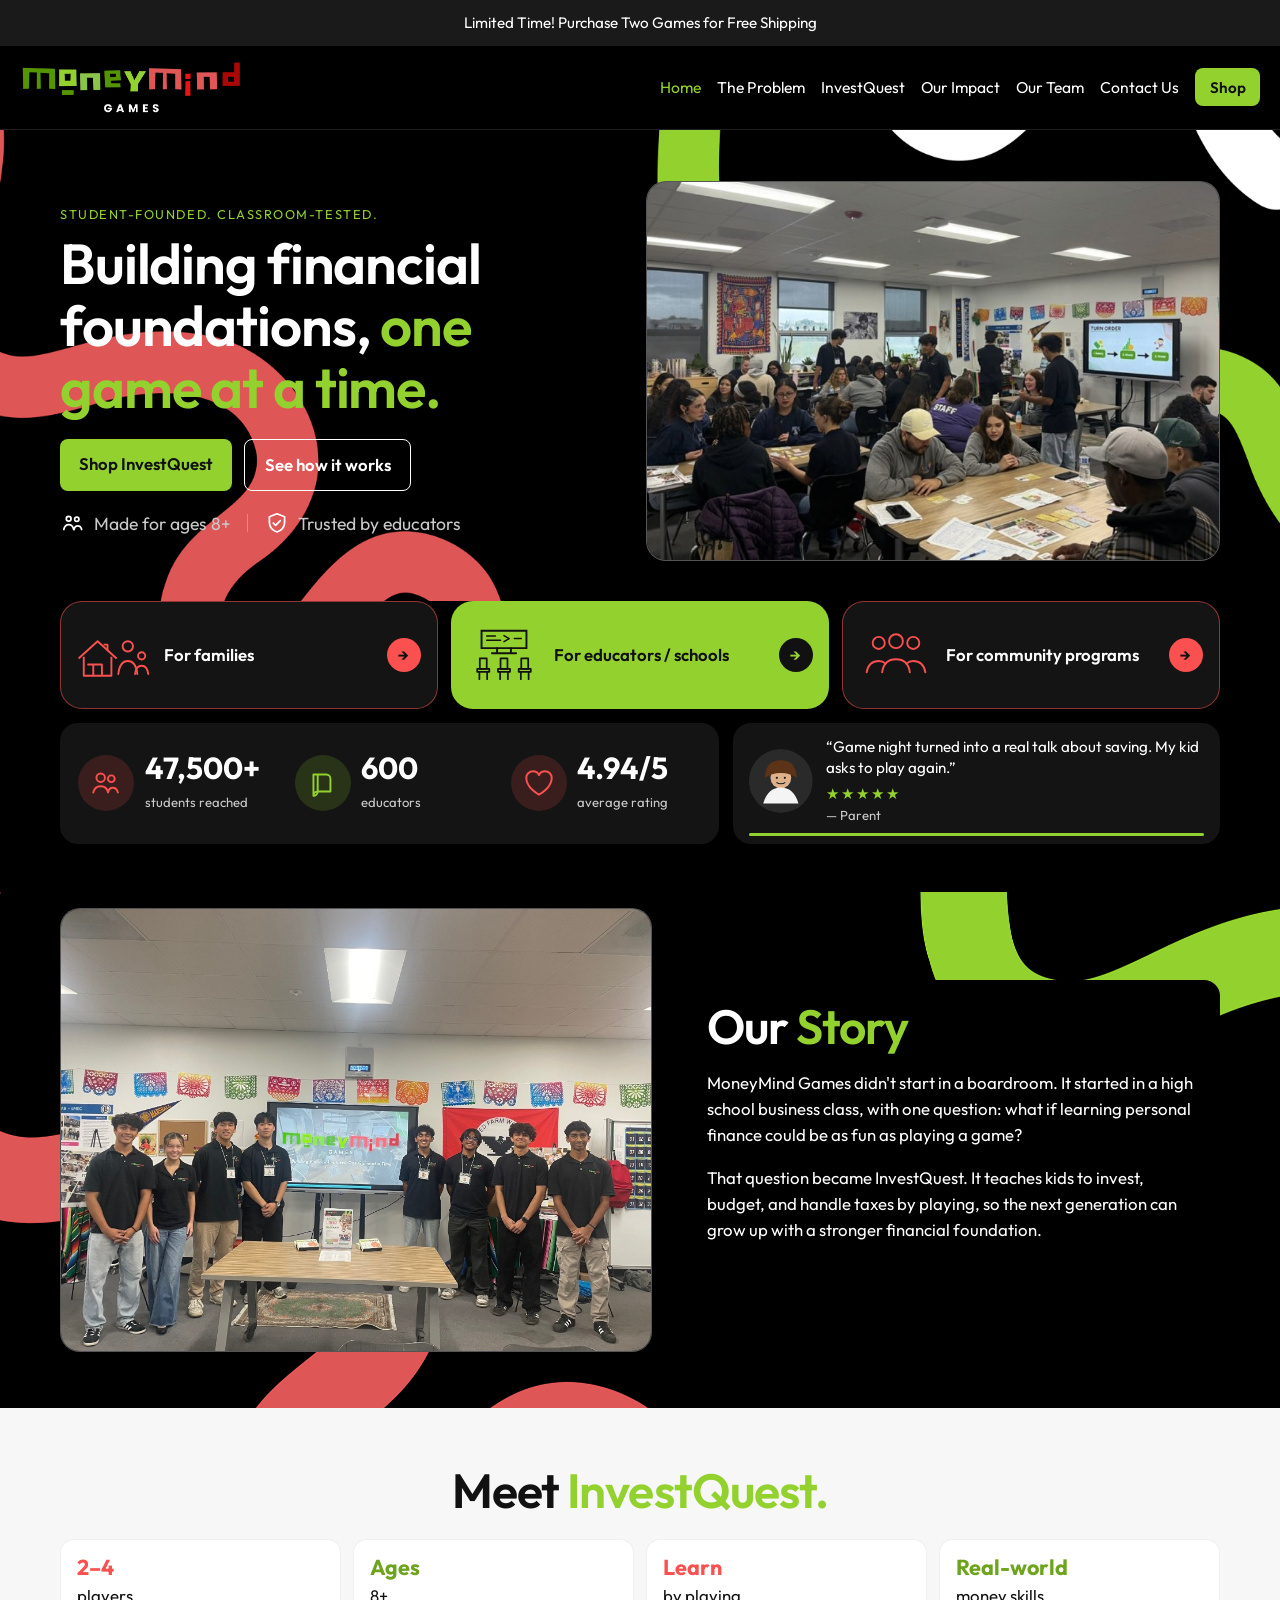
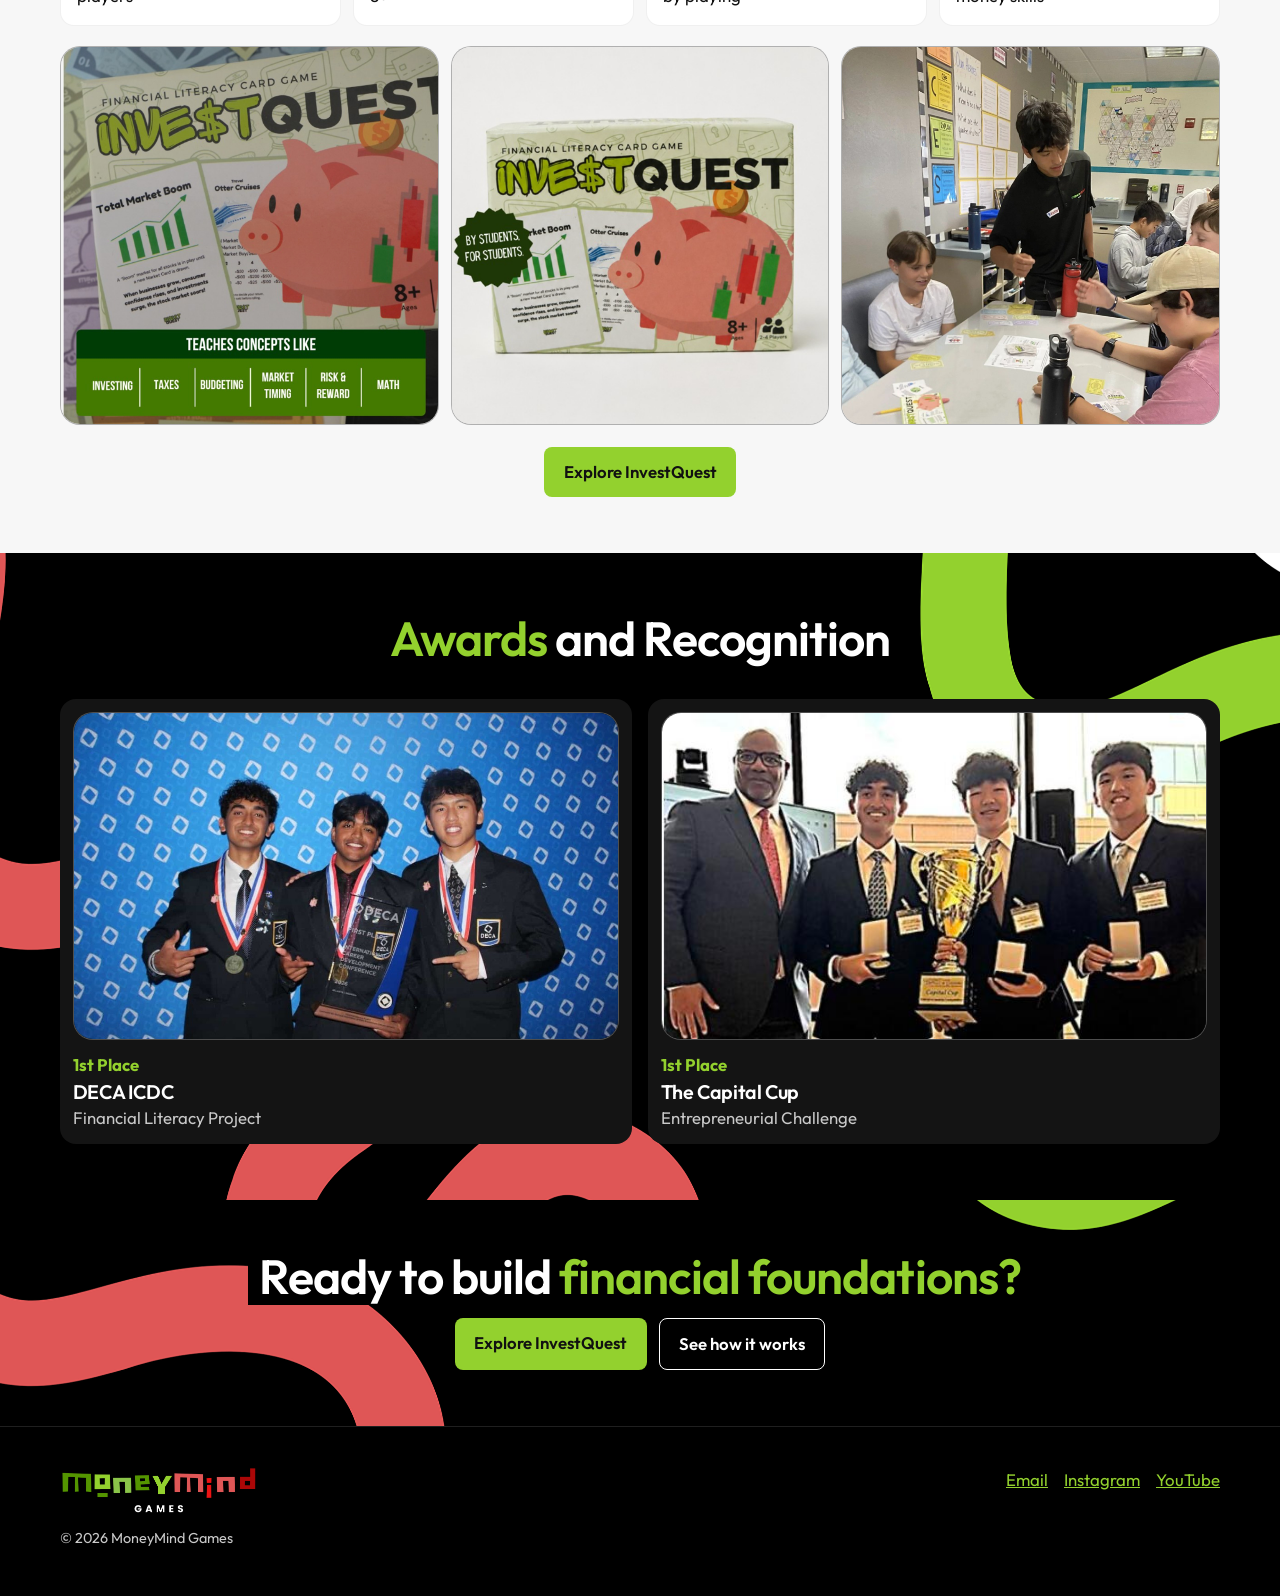
<file: index.html>
<!DOCTYPE html>
<html lang="en">
  <head>
    <meta charset="UTF-8" />
    <meta name="viewport" content="width=device-width, initial-scale=1.0" />
    <title>Home | MoneyMind Games</title>
    <meta name="description" content="Financial literacy for kids! Teach saving, budgeting, and investing basics with fun, interactive games for home or classroom use." />
    <link rel="icon" href="assets/favicon.png" />
    <link rel="preconnect" href="https://fonts.googleapis.com" />
    <link rel="preconnect" href="https://fonts.gstatic.com" crossorigin />
    <link href="https://fonts.googleapis.com/css2?family=Outfit:wght@400;600;700&display=swap" rel="stylesheet" />
    <link rel="stylesheet" href="styles.css?v=51" />
  </head>
  <body class="home">
    <div class="promo">Limited Time! Purchase Two Games for Free Shipping</div>
    <header class="site-header">
      <a class="logo" href="index.html"><img src="assets/logo.png" alt="MoneyMind Games" /></a>
      <button class="nav-toggle" type="button" aria-expanded="false" aria-controls="site-nav">Menu</button>
      <nav class="nav" id="site-nav">
        <a href="index.html" aria-current="page">Home</a>
        <a href="the-problem.html">The Problem</a>
        <a href="investquest.html">InvestQuest</a>
        <a href="impact.html">Our Impact</a>
        <a href="our-team.html">Our Team</a>
        <a href="contact.html">Contact Us</a>
        <a class="btn" href="product.html">Shop</a>
      </nav>
    </header>

    <section class="home-hero">
      <div class="wrap home-hero-grid">
        <div class="hero-copy">
          <p class="kicker">Student-founded. Classroom-tested.</p>
          <h1>Building financial foundations, <span class="green">one game at a time.</span></h1>
          <div class="actions">
            <a class="btn" href="product.html">Shop InvestQuest</a>
            <a class="btn ghost" href="investquest.html#how-to-play">See how it works</a>
          </div>
          <p class="trust-line">
            <span>
              <svg viewBox="0 0 24 24" aria-hidden="true"><circle cx="8" cy="8" r="2.2" fill="none" stroke="currentColor" stroke-width="1.6"/><circle cx="15.5" cy="8.5" r="2" fill="none" stroke="currentColor" stroke-width="1.6"/><path d="M3.5 18c.6-3 2.4-4.5 4.6-4.5S12 15 12.6 18M13 18c.4-2.2 1.8-3.4 3.4-3.4 1.8 0 3.1 1.3 3.6 3.4" fill="none" stroke="currentColor" stroke-width="1.6" stroke-linecap="round"/></svg>
              Made for ages 8+
            </span>
            <span class="trust-rule" aria-hidden="true"></span>
            <span>
              <svg viewBox="0 0 24 24" aria-hidden="true"><path d="M12 3.5 19 6.2v5.3c0 4.2-2.8 7.2-7 8.8-4.2-1.6-7-4.6-7-8.8V6.2L12 3.5Z" fill="none" stroke="currentColor" stroke-width="1.6" stroke-linejoin="round"/><path d="m8.5 12 2.2 2.2 4.3-4.4" fill="none" stroke="currentColor" stroke-width="1.6" stroke-linecap="round" stroke-linejoin="round"/></svg>
              Trusted by educators
            </span>
          </p>
        </div>
        <img class="photo-slot" src="assets/home-hero.webp" alt="Students and facilitators playing InvestQuest in a classroom, with the turn order on the screen" />
      </div>
    </section>

    <section class="home-paths">
      <div class="wrap path-row">
        <a class="path-red" href="investquest.html">
          <span class="path-icon" aria-hidden="true">
            <svg viewBox="0 0 88 64">
              <path d="M3 36 25 16l22 20" fill="none" stroke="currentColor" stroke-width="2.2" stroke-linejoin="round"/>
              <path d="M9 34v22h32V34" fill="none" stroke="currentColor" stroke-width="2.2" stroke-linejoin="round"/>
              <path d="M20 56V43h10v13" fill="none" stroke="currentColor" stroke-width="2.2" stroke-linejoin="round"/>
              <path d="M14 43h5" fill="none" stroke="currentColor" stroke-width="2.2" stroke-linecap="round"/>
              <path d="M32 20h4.5v7" fill="none" stroke="currentColor" stroke-width="2.2" stroke-linejoin="round"/>
              <circle cx="60" cy="22" r="6" fill="none" stroke="currentColor" stroke-width="2.2"/>
              <path d="M49 54c1.1-10 4.6-15 11-15s9.9 5 11 15" fill="none" stroke="currentColor" stroke-width="2.2" stroke-linecap="round"/>
              <circle cx="76" cy="33" r="4.2" fill="none" stroke="currentColor" stroke-width="2.2"/>
              <path d="M68.4 54c.7-6.2 2.8-9.6 7.6-9.6s6.9 3.4 7.6 9.6" fill="none" stroke="currentColor" stroke-width="2.2" stroke-linecap="round"/>
            </svg>
          </span>
          <span class="path-label">For families</span>
          <span class="path-arrow" aria-hidden="true">→</span>
        </a>
        <a class="path-green" href="contact.html#educator">
          <span class="path-icon" aria-hidden="true">
            <svg viewBox="0 0 88 64">
              <path d="M18 4h52v20H18V4Z" fill="none" stroke="currentColor" stroke-width="2.2"/>
              <path d="M36 24v6M52 24v6M30 30h28" fill="none" stroke="currentColor" stroke-width="2.2" stroke-linecap="round"/>
              <path d="M24 10h10M24 15h16M44 9.5l6 3.5-6 3.5M56 13h8" fill="none" stroke="currentColor" stroke-width="1.8" stroke-linecap="round" stroke-linejoin="round"/>
              <path d="M16 36h8v12H16V36Z" fill="none" stroke="currentColor" stroke-width="2" stroke-linejoin="round"/>
              <path d="M13 48h14v3.5H13V48Z" fill="none" stroke="currentColor" stroke-width="2" stroke-linejoin="round"/>
              <path d="M15.5 51.5V60M24.5 51.5V60" fill="none" stroke="currentColor" stroke-width="2" stroke-linecap="round"/>
              <path d="M40 36h8v12H40V36Z" fill="none" stroke="currentColor" stroke-width="2" stroke-linejoin="round"/>
              <path d="M37 48h14v3.5H37V48Z" fill="none" stroke="currentColor" stroke-width="2" stroke-linejoin="round"/>
              <path d="M39.5 51.5V60M48.5 51.5V60" fill="none" stroke="currentColor" stroke-width="2" stroke-linecap="round"/>
              <path d="M64 36h8v12H64V36Z" fill="none" stroke="currentColor" stroke-width="2" stroke-linejoin="round"/>
              <path d="M61 48h14v3.5H61V48Z" fill="none" stroke="currentColor" stroke-width="2" stroke-linejoin="round"/>
              <path d="M63.5 51.5V60M72.5 51.5V60" fill="none" stroke="currentColor" stroke-width="2" stroke-linecap="round"/>
            </svg>
          </span>
          <span class="path-label">For educators / schools</span>
          <span class="path-arrow" aria-hidden="true">→</span>
        </a>
        <a class="path-red" href="impact.html">
          <span class="path-icon" aria-hidden="true">
            <svg viewBox="0 0 88 64">
              <circle cx="24" cy="18" r="7" fill="none" stroke="currentColor" stroke-width="2.2"/>
              <circle cx="64" cy="18" r="7" fill="none" stroke="currentColor" stroke-width="2.2"/>
              <circle cx="44" cy="16" r="8" fill="none" stroke="currentColor" stroke-width="2.2"/>
              <path d="M10 52c1.5-8 6-13 14-13 3.2 0 6 1.2 8 3" fill="none" stroke="currentColor" stroke-width="2.2" stroke-linecap="round"/>
              <path d="M56 42c2-1.8 4.8-3 8-3 8 0 12.5 5 14 13" fill="none" stroke="currentColor" stroke-width="2.2" stroke-linecap="round"/>
              <path d="M28 52c1.2-9 6-15 16-15s14.8 6 16 15" fill="none" stroke="currentColor" stroke-width="2.2" stroke-linecap="round"/>
            </svg>
          </span>
          <span class="path-label">For community programs</span>
          <span class="path-arrow" aria-hidden="true">→</span>
        </a>
      </div>
      <div class="wrap proof-row">
        <div class="metric-row">
          <article>
            <span class="metric-badge metric-red" aria-hidden="true">
              <svg viewBox="0 0 32 32"><circle cx="11" cy="11" r="4" fill="none" stroke="currentColor" stroke-width="1.8"/><circle cx="21" cy="12" r="3.2" fill="none" stroke="currentColor" stroke-width="1.8"/><path d="M4 25c.8-4 3.2-6 7-6s6.2 2 7 6M18 24.5c.6-2.6 2.2-4 4.4-4 2.4 0 4 1.6 4.8 4.5" fill="none" stroke="currentColor" stroke-width="1.8" stroke-linecap="round"/></svg>
            </span>
            <div>
              <strong>47,500+</strong>
              <span>students reached</span>
            </div>
          </article>
          <article>
            <span class="metric-badge metric-green" aria-hidden="true">
              <svg viewBox="0 0 32 32"><path d="M7 8h12a4 4 0 0 1 4 4v12H11a4 4 0 0 0-4 4V8Z" fill="none" stroke="currentColor" stroke-width="1.8" stroke-linejoin="round"/><path d="M11 8v16a4 4 0 0 1-4 4" fill="none" stroke="currentColor" stroke-width="1.8"/></svg>
            </span>
            <div>
              <strong>600</strong>
              <span>educators</span>
            </div>
          </article>
          <article>
            <span class="metric-badge metric-red" aria-hidden="true">
              <svg viewBox="0 0 24 24"><path d="M21 8.25c0-2.485-2.099-4.5-4.688-4.5-1.935 0-3.597 1.126-4.312 2.733-.715-1.607-2.377-2.733-4.313-2.733C5.1 3.75 3 5.765 3 8.25c0 7.22 9 12 9 12s9-4.78 9-12Z" fill="none" stroke="currentColor" stroke-width="1.4" stroke-linejoin="round"/></svg>
            </span>
            <div>
              <strong>4.94/5</strong>
              <span>average rating</span>
            </div>
          </article>
        </div>
        <blockquote class="featured-quote" data-quote-rotator>
          <div class="quote-slides">
            <div class="quote-track">
            <div class="quote-slide is-active">
              <svg class="quote-portrait" viewBox="0 0 80 80" aria-hidden="true">
                <circle cx="40" cy="40" r="40" fill="#2a2a2a"/>
                <circle cx="40" cy="34" r="14" fill="#f0c7a4"/>
                <path d="M22 32c2-12 10-18 18-18s16 6 18 18c-4-6-10-8-18-8s-14 2-18 8Z" fill="#1c1c1c"/>
                <path d="M18 68c4-14 12-20 22-20s18 6 22 20" fill="#93d12e"/>
                <circle cx="35" cy="34" r="1.4" fill="#1c1c1c"/>
                <circle cx="45" cy="34" r="1.4" fill="#1c1c1c"/>
                <path d="M35 40c2 2 8 2 10 0" fill="none" stroke="#1c1c1c" stroke-width="1.4" stroke-linecap="round"/>
              </svg>
              <div>
                <p>“A game our students ask for again and again. It makes money feel real.”</p>
                <p class="stars" aria-label="5 star rating">★★★★★</p>
                <p class="quote-by">— 5th grade teacher</p>
              </div>
            </div>
            <div class="quote-slide">
              <svg class="quote-portrait" viewBox="0 0 80 80" aria-hidden="true">
                <circle cx="40" cy="40" r="40" fill="#2a2a2a"/>
                <circle cx="40" cy="36" r="13" fill="#e0b08a"/>
                <path d="M20 36c1-16 8-22 20-22s19 6 20 22c-6-4-12-6-20-6s-14 2-20 6Z" fill="#5c3317"/>
                <path d="M18 68c4-14 12-20 22-20s18 6 22 20" fill="#f4f4f4"/>
                <circle cx="35" cy="36" r="1.4" fill="#1c1c1c"/>
                <circle cx="45" cy="36" r="1.4" fill="#1c1c1c"/>
                <path d="M35 42c2 2 8 2 10 0" fill="none" stroke="#1c1c1c" stroke-width="1.4" stroke-linecap="round"/>
              </svg>
              <div>
                <p>“Game night turned into a real talk about saving. My kid asks to play again.”</p>
                <p class="stars" aria-label="5 star rating">★★★★★</p>
                <p class="quote-by">— Parent</p>
              </div>
            </div>
            <div class="quote-slide">
              <svg class="quote-portrait" viewBox="0 0 80 80" aria-hidden="true">
                <circle cx="40" cy="40" r="40" fill="#2a2a2a"/>
                <circle cx="40" cy="35" r="13" fill="#d7a47a"/>
                <path d="M24 30c2-10 8-16 16-16s14 6 16 16c-3-5-8-7-16-7s-13 2-16 7Z" fill="#3a3a3a"/>
                <path d="M28 33h8M44 33h8" fill="none" stroke="#1c1c1c" stroke-width="1.6" stroke-linecap="round"/>
                <path d="M18 68c4-14 12-20 22-20s18 6 22 20" fill="#fa5050"/>
                <circle cx="35" cy="36" r="1.4" fill="#1c1c1c"/>
                <circle cx="45" cy="36" r="1.4" fill="#1c1c1c"/>
                <path d="M35 42c2 2 8 2 10 0" fill="none" stroke="#1c1c1c" stroke-width="1.4" stroke-linecap="round"/>
              </svg>
              <div>
                <p>“Families stay for the whole library hour. Kids leave talking about investing.”</p>
                <p class="stars" aria-label="5 star rating">★★★★★</p>
                <p class="quote-by">— School librarian</p>
              </div>
            </div>
          </div>
          </div>
          <button class="quote-arrow quote-prev" type="button" aria-label="Previous testimonial">
            <svg viewBox="0 0 24 24" aria-hidden="true"><path d="M15 6 9 12l6 6" fill="none" stroke="currentColor" stroke-width="2.2" stroke-linecap="round" stroke-linejoin="round"/></svg>
          </button>
          <button class="quote-arrow quote-next" type="button" aria-label="Next testimonial">
            <svg viewBox="0 0 24 24" aria-hidden="true"><path d="m9 6 6 6-6 6" fill="none" stroke="currentColor" stroke-width="2.2" stroke-linecap="round" stroke-linejoin="round"/></svg>
          </button>
          <div class="quote-progress" aria-hidden="true"><span></span></div>
        </blockquote>
      </div>
    </section>

    <section class="home-story">
      <div class="wrap story-grid">
        <img class="photo-slot" src="assets/home-story.jpg" alt="The MoneyMind Games team standing in front of a presentation of the logo" />
        <div>
          <h2>Our <span class="green">Story</span></h2>
          <p>MoneyMind Games didn't start in a boardroom. It started in a high school business class, with one question: what if learning personal finance could be as fun as playing a game?</p>
          <p>That question became InvestQuest. It teaches kids to invest, budget, and handle taxes by playing, so the next generation can grow up with a stronger financial foundation.</p>
        </div>
      </div>
    </section>

    <section class="home-product">
      <div class="wrap">
        <h2>Meet <span class="green">InvestQuest.</span></h2>
        <div class="fact-row">
          <article><span class="fact-red">2–4</span> players</article>
          <article><span class="fact-green">Ages</span> 8+</article>
          <article><span class="fact-red">Learn</span> by playing</article>
          <article><span class="fact-green">Real-world</span> money skills</article>
        </div>
        <div class="product-shots">
          <img class="photo-slot photo-slot-light" src="assets/home-iq-1.png" alt="InvestQuest box and cards, with the concepts the game teaches" />
          <img class="photo-slot photo-slot-light" src="assets/home-iq-2.png" alt="The InvestQuest game box, made by students for students" />
          <img class="photo-slot photo-slot-light" src="assets/home-iq-3.png" alt="A MoneyMind facilitator guiding students through a round of InvestQuest" />
        </div>
        <p class="product-action"><a class="btn" href="investquest.html">Explore InvestQuest</a></p>
      </div>
    </section>

    <section class="home-awards">
      <div class="wrap">
        <h2><span class="green">Awards</span> and Recognition</h2>
        <div class="award-row">
          <article>
            <img class="photo-slot photo-slot-short" src="assets/award-deca.jpg" alt="Three students holding a first-place DECA ICDC award" />
            <p class="place">1st Place</p>
            <h3>DECA ICDC</h3>
            <p>Financial Literacy Project</p>
          </article>
          <article>
            <img class="photo-slot photo-slot-short" src="assets/award-capital.jpg" alt="The team with The Capital Cup trophy" />
            <p class="place">1st Place</p>
            <h3>The Capital Cup</h3>
            <p>Entrepreneurial Challenge</p>
          </article>
        </div>
      </div>
    </section>

    <section class="home-close">
      <div class="wrap">
        <h2>Ready to build <span class="green">financial foundations?</span></h2>
        <div class="actions">
          <a class="btn" href="investquest.html">Explore InvestQuest</a>
          <a class="btn ghost" href="investquest.html#how-to-play">See how it works</a>
        </div>
      </div>
    </section>

    <footer class="site-footer">
      <div class="wrap footer-row">
        <div>
          <a class="logo" href="index.html"><img src="assets/logo.png" alt="MoneyMind Games" /></a>
          <p class="fine">© 2026 MoneyMind Games</p>
        </div>
        <div class="socials">
          <a href="mailto:gamesmoneymind@gmail.com">Email</a>
          <a href="https://www.instagram.com/moneymindgamesofficial">Instagram</a>
          <a href="https://www.youtube.com/@moneymindgamesofficial">YouTube</a>
        </div>
      </div>
    </footer>
    <script src="script.js?v=3"></script>
  </body>
</html>
</file>
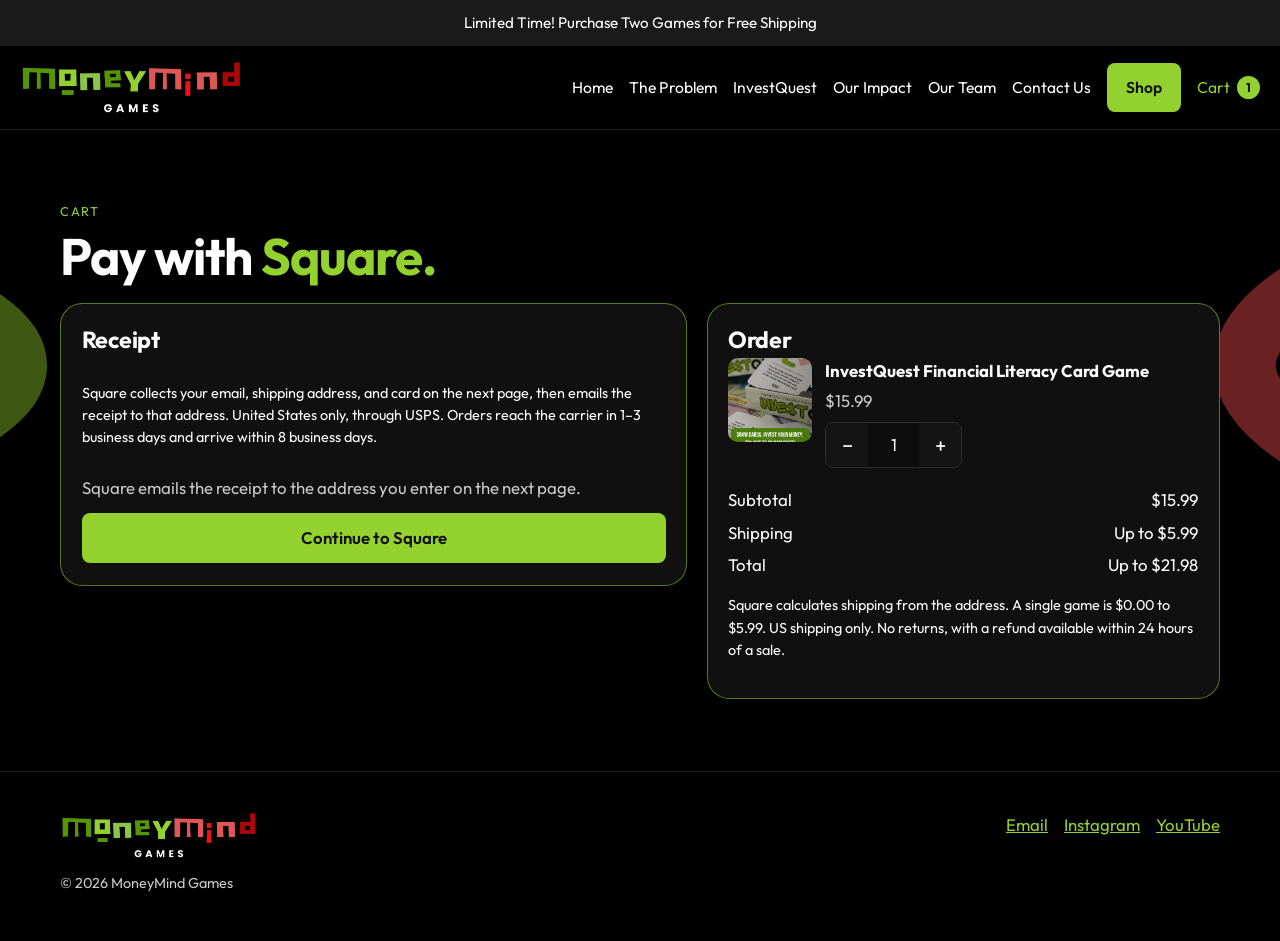
<file: cart/index.html>
<!DOCTYPE html>
<html lang="en">
  <head>
    <meta charset="UTF-8" />
    <meta name="viewport" content="width=device-width, initial-scale=1.0" />
    <title>Cart | MoneyMind Games</title>
    <link rel="canonical" href="https://playmoneymind.com/cart.html" />
    <meta http-equiv="refresh" content="0; url=../cart.html" />
    <script>location.replace("../cart.html" + location.search + location.hash);</script>
  </head>
  <body>
    <p><a href="../cart.html">Continue to your cart</a></p>
  </body>
</html>
</file>
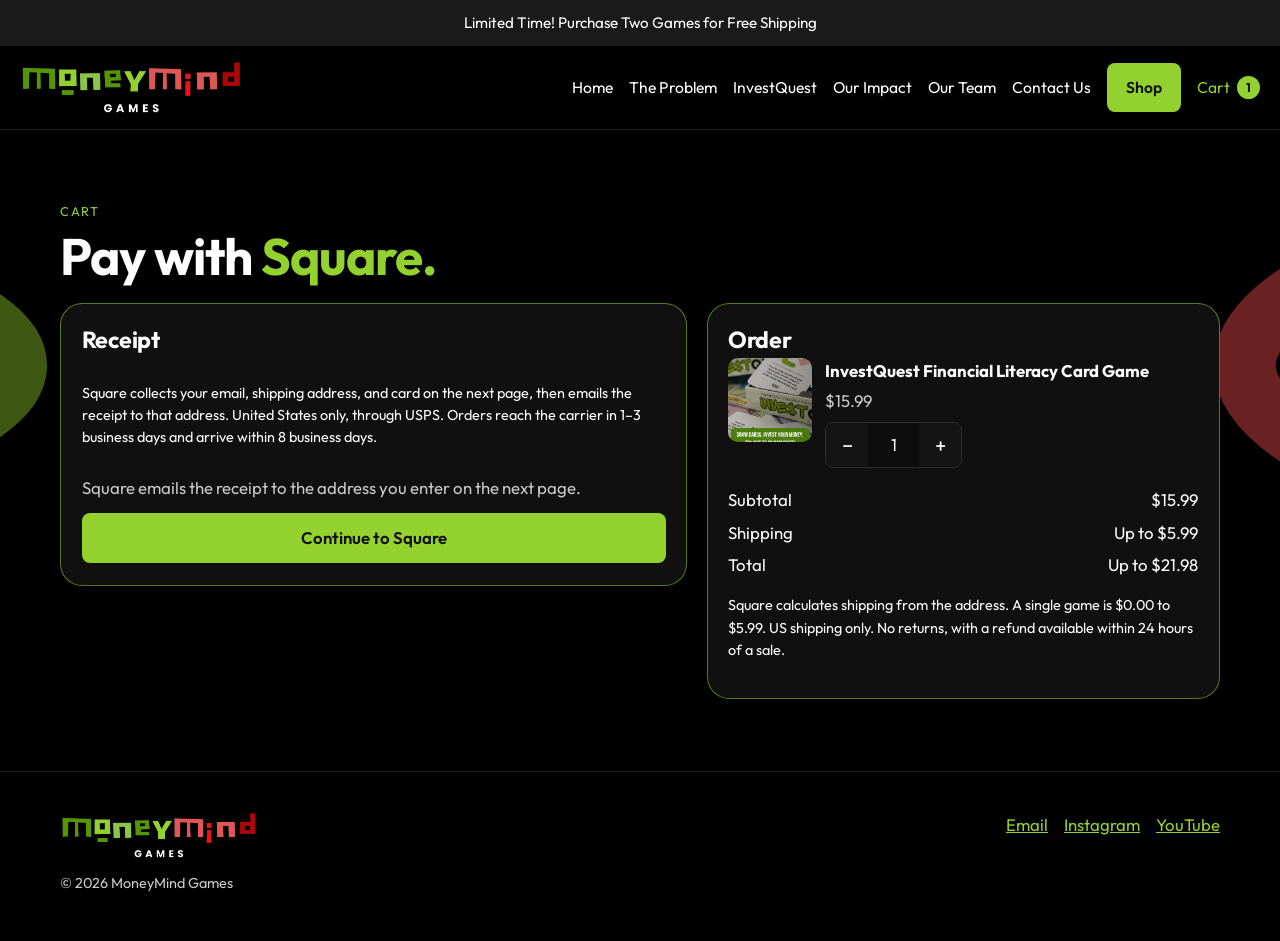
<file: cart.html>
<!DOCTYPE html>
<html lang="en">
  <head>
    <meta charset="UTF-8" />
    <meta name="viewport" content="width=device-width, initial-scale=1.0" />
    <title>Cart | MoneyMind Games</title>
    <meta name="description" content="Your InvestQuest cart. Continue to Square to pay. Square emails the receipt to the address you enter." />
    <link rel="canonical" href="https://playmoneymind.com/cart.html" />
    <link rel="icon" href="assets/favicon.png" />
    <link rel="preconnect" href="https://fonts.googleapis.com" />
    <link rel="preconnect" href="https://fonts.gstatic.com" crossorigin />
    <link href="https://fonts.googleapis.com/css2?family=Outfit:wght@400;600;700&display=swap" rel="stylesheet" />
    <link rel="stylesheet" href="styles.css?v=47" />
  </head>
  <body class="shop">
    <div class="promo">Limited Time! Purchase Two Games for Free Shipping</div>
    <header class="site-header">
      <a class="logo" href="index.html"><img src="assets/logo.png" alt="MoneyMind Games" /></a>
      <button class="nav-toggle" type="button" aria-expanded="false" aria-controls="site-nav">Menu</button>
      <nav class="nav" id="site-nav">
        <a href="index.html">Home</a>
        <a href="the-problem.html">The Problem</a>
        <a href="investquest.html">InvestQuest</a>
        <a href="impact.html">Our Impact</a>
        <a href="our-team.html">Our Team</a>
        <a href="contact.html">Contact Us</a>
        <a class="btn" href="product.html">Shop</a>
        <a class="nav-cart" href="cart.html" aria-current="page">Cart <span data-cart-count>0</span></a>
      </nav>
    </header>

    <div class="prob-field">
      <svg class="prob-wander" viewBox="0 0 100 100" preserveAspectRatio="none" aria-hidden="true">
        <path class="wander-green" d="M-40 10C16 26 14 48-40 64"/>
        <path class="wander-red" d="M140 4C82 22 84 52 140 70"/>
      </svg>

      <section class="section shop-checkout">
        <div class="wrap">
          <p class="kicker">Cart</p>
          <h1>Pay with <span class="green">Square.</span></h1>
          <div class="checkout-grid" data-checkout>
            <form class="checkout-form" data-checkout-form>
              <h2>Receipt</h2>
              <p class="fine">Square collects your email, shipping address, and card on the next page, then emails the receipt to that address. United States only, through USPS. Orders reach the carrier in 1–3 business days and arrive within 8 business days.</p>
              <p class="checkout-status" data-pay-status role="status"></p>
              <button class="btn" type="button" data-square-checkout>Continue to Square</button>
            </form>
            <aside class="checkout-summary" data-checkout-summary>
              <h2>Order</h2>
              <div data-summary-body></div>
            </aside>
          </div>
        </div>
      </section>
    </div>

    <footer class="site-footer">
      <div class="wrap footer-row">
        <div>
          <a class="logo" href="index.html"><img src="assets/logo.png" alt="MoneyMind Games" /></a>
          <p class="fine">© 2026 MoneyMind Games</p>
        </div>
        <div class="socials">
          <a href="mailto:gamesmoneymind@gmail.com">Email</a>
          <a href="https://www.instagram.com/moneymindgamesofficial">Instagram</a>
          <a href="https://www.youtube.com/@moneymindgamesofficial">YouTube</a>
        </div>
      </div>
    </footer>
    <script>
      window.MM_SQUARE = {
        payUrl: "https://moneymind-pay.nonchalant-mahogany-7b4.workers.dev"
      };
    </script>
    <script src="script.js?v=18"></script>
  </body>
</html>
</file>
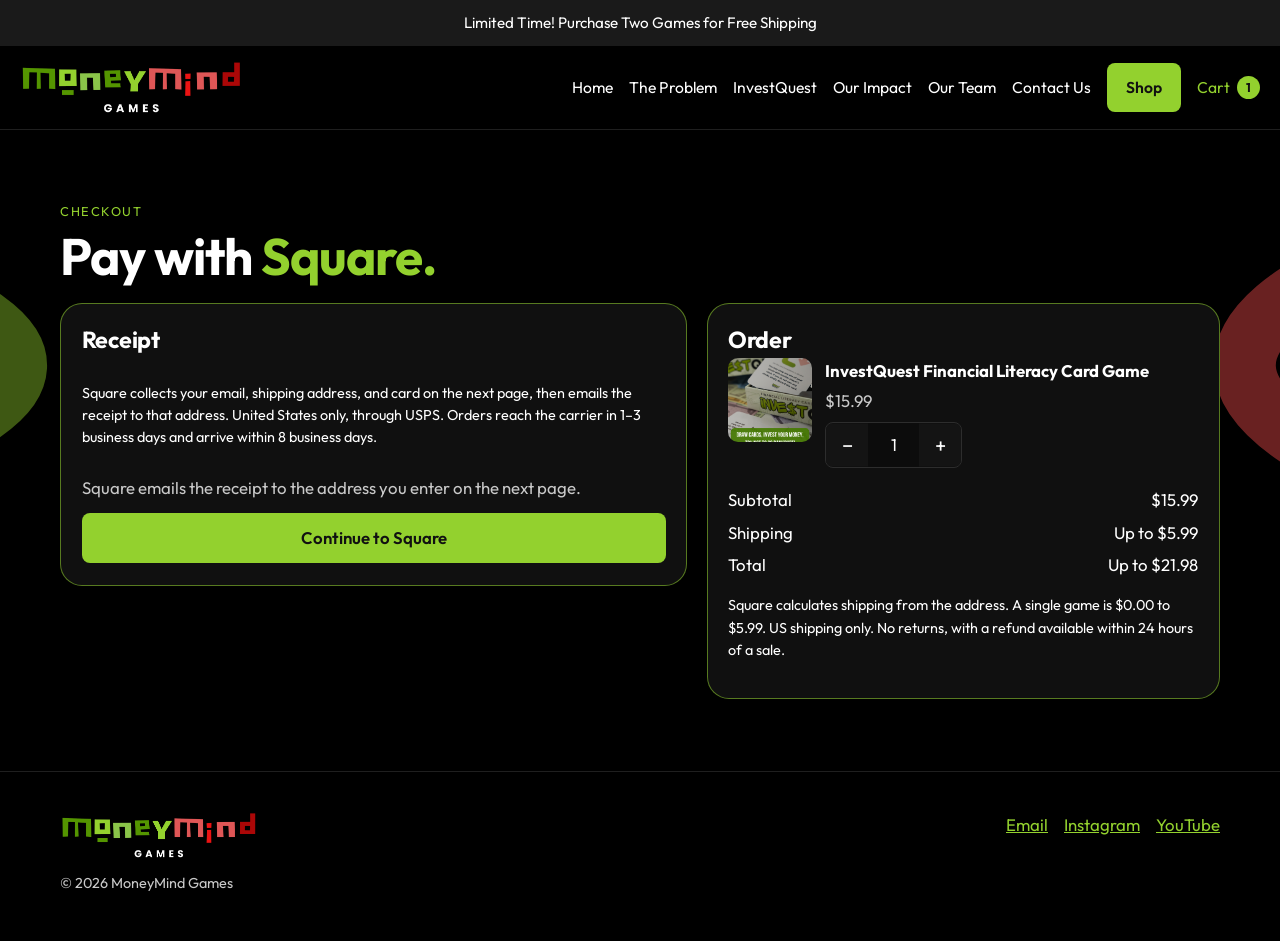
<file: checkout.html>
<!DOCTYPE html>
<html lang="en">
  <head>
    <meta charset="UTF-8" />
    <meta name="viewport" content="width=device-width, initial-scale=1.0" />
    <title>Checkout | MoneyMind Games</title>
    <meta name="description" content="Check out for InvestQuest on Square. Square emails the receipt to the address you enter." />
    <link rel="icon" href="assets/favicon.png" />
    <link rel="preconnect" href="https://fonts.googleapis.com" />
    <link rel="preconnect" href="https://fonts.gstatic.com" crossorigin />
    <link href="https://fonts.googleapis.com/css2?family=Outfit:wght@400;600;700&display=swap" rel="stylesheet" />
    <link rel="stylesheet" href="styles.css?v=47" />
  </head>
  <body class="shop">
    <div class="promo">Limited Time! Purchase Two Games for Free Shipping</div>
    <header class="site-header">
      <a class="logo" href="index.html"><img src="assets/logo.png" alt="MoneyMind Games" /></a>
      <button class="nav-toggle" type="button" aria-expanded="false" aria-controls="site-nav">Menu</button>
      <nav class="nav" id="site-nav">
        <a href="index.html">Home</a>
        <a href="the-problem.html">The Problem</a>
        <a href="investquest.html">InvestQuest</a>
        <a href="impact.html">Our Impact</a>
        <a href="our-team.html">Our Team</a>
        <a href="contact.html">Contact Us</a>
        <a class="btn" href="product.html">Shop</a>
        <a class="nav-cart" href="checkout.html" aria-current="page">Cart <span data-cart-count>0</span></a>
      </nav>
    </header>

    <div class="prob-field">
      <svg class="prob-wander" viewBox="0 0 100 100" preserveAspectRatio="none" aria-hidden="true">
        <path class="wander-green" d="M-40 10C16 26 14 48-40 64"/>
        <path class="wander-red" d="M140 4C82 22 84 52 140 70"/>
      </svg>

      <section class="section shop-checkout">
        <div class="wrap">
          <p class="kicker">Checkout</p>
          <h1>Pay with <span class="green">Square.</span></h1>
          <div class="checkout-grid" data-checkout>
            <form class="checkout-form" data-checkout-form>
              <h2>Receipt</h2>
              <p class="fine">Square collects your email, shipping address, and card on the next page, then emails the receipt to that address. United States only, through USPS. Orders reach the carrier in 1–3 business days and arrive within 8 business days.</p>
              <p class="checkout-status" data-pay-status role="status"></p>
              <button class="btn" type="button" data-square-checkout>Continue to Square</button>
            </form>
            <aside class="checkout-summary" data-checkout-summary>
              <h2>Order</h2>
              <div data-summary-body></div>
            </aside>
          </div>
        </div>
      </section>
    </div>

    <footer class="site-footer">
      <div class="wrap footer-row">
        <div>
          <a class="logo" href="index.html"><img src="assets/logo.png" alt="MoneyMind Games" /></a>
          <p class="fine">© 2026 MoneyMind Games</p>
        </div>
        <div class="socials">
          <a href="mailto:gamesmoneymind@gmail.com">Email</a>
          <a href="https://www.instagram.com/moneymindgamesofficial">Instagram</a>
          <a href="https://www.youtube.com/@moneymindgamesofficial">YouTube</a>
        </div>
      </div>
    </footer>
    <script>
      window.MM_SQUARE = {
        payUrl: "https://moneymind-pay.nonchalant-mahogany-7b4.workers.dev"
      };
    </script>
    <script src="script.js?v=18"></script>
  </body>
</html>
</file>
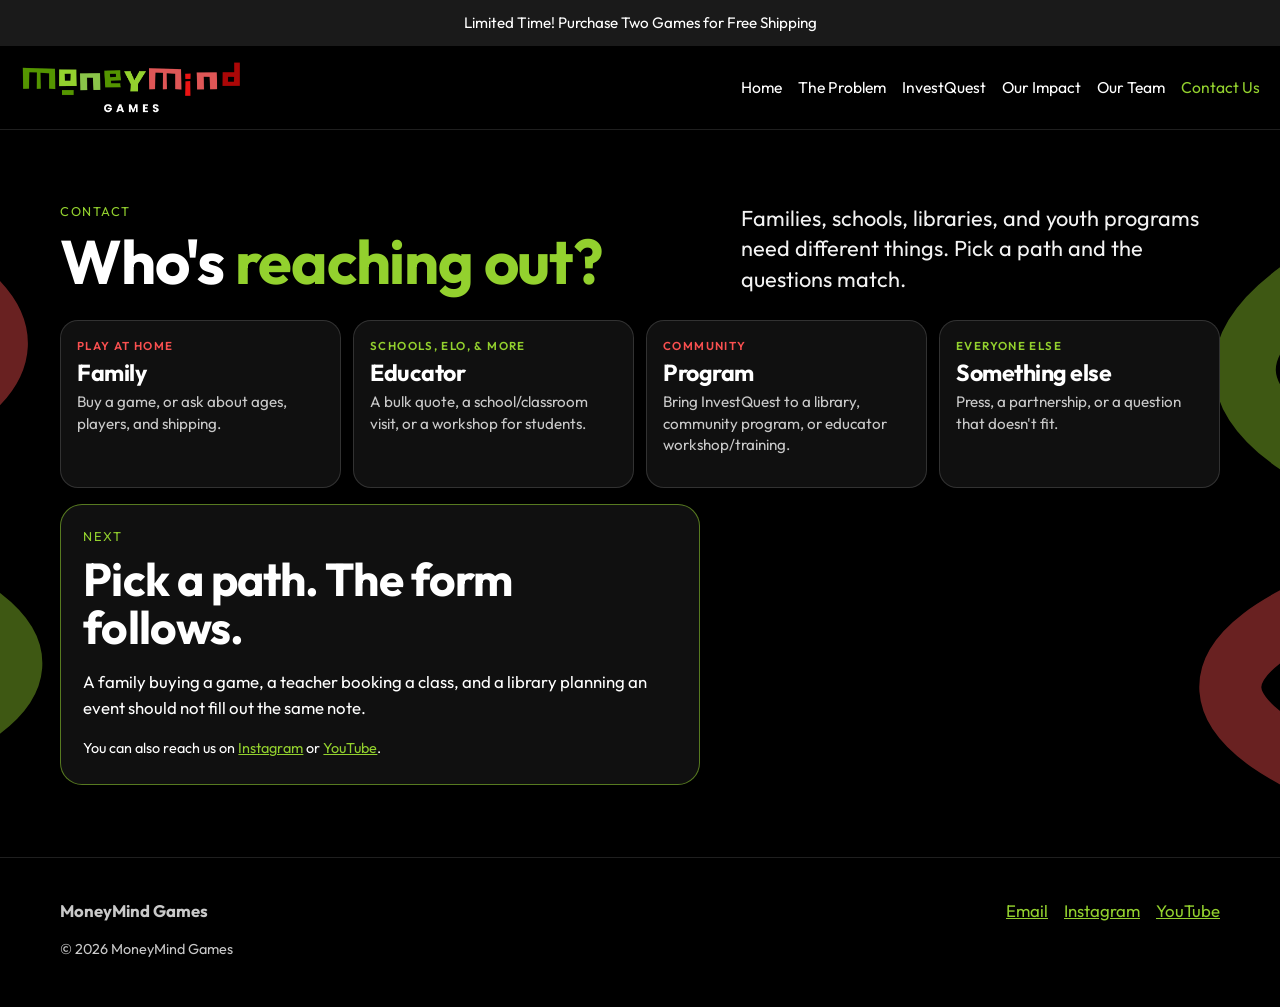
<file: contact.html>
<!DOCTYPE html>
<html lang="en">
  <head>
    <meta charset="UTF-8" />
    <meta name="viewport" content="width=device-width, initial-scale=1.0" />
    <title>Contact Us | MoneyMind Games</title>
    <meta name="description" content="Contact MoneyMind Games as a family, educator, library, or youth program. Shop InvestQuest, request a quote, or book a visit." />
    <link rel="icon" href="assets/favicon.png" />
    <link rel="preconnect" href="https://fonts.googleapis.com" />
    <link rel="preconnect" href="https://fonts.gstatic.com" crossorigin />
    <link href="https://fonts.googleapis.com/css2?family=Outfit:wght@400;600;700&display=swap" rel="stylesheet" />
    <link rel="stylesheet" href="styles.css?v=46" />
  </head>
  <body class="contact">
    <div class="promo">Limited Time! Purchase Two Games for Free Shipping</div>
    <header class="site-header">
      <a class="logo" href="index.html"><img src="assets/logo.png" alt="MoneyMind Games" /></a>
      <button class="nav-toggle" type="button" aria-expanded="false" aria-controls="site-nav">Menu</button>
      <nav class="nav" id="site-nav">
        <a href="index.html">Home</a>
        <a href="the-problem.html">The Problem</a>
        <a href="investquest.html">InvestQuest</a>
        <a href="impact.html">Our Impact</a>
        <a href="our-team.html">Our Team</a>
        <a href="contact.html" aria-current="page">Contact Us</a>
      </nav>
    </header>

    <div class="prob-field" data-contact>
      <svg class="prob-wander" viewBox="0 0 100 100" preserveAspectRatio="none" aria-hidden="true">
        <path class="wander-red" d="M-40 2C14 18 12 42-40 55"/>
        <path class="wander-green" d="M140 0C82 20 84 48 140 62"/>
        <path class="wander-green" d="M-40 48C16 64 13 84-40 98"/>
        <path class="wander-red" d="M140 50C80 66 83 88 140 104"/>
      </svg>

      <section class="section contact-hero">
        <div class="wrap contact-hero-grid">
          <div>
            <p class="kicker">Contact</p>
            <h1>Who's <span class="green">reaching out?</span></h1>
          </div>
          <p>Families, schools, libraries, and youth programs need different things. Pick a path and the questions match.</p>
        </div>
      </section>

      <section class="section contact-stage">
        <div class="wrap">
          <div class="contact-roles" role="tablist" aria-label="Who is reaching out">
            <button class="contact-role contact-role-red" type="button" role="tab" id="contact-tab-family" data-contact-tab="family" aria-controls="contact-panel-family" aria-selected="false">
              <span class="contact-role-kicker">Play at home</span>
              <span class="contact-role-title">Family</span>
              <span class="contact-role-line">Buy a game, or ask about ages, players, and shipping.</span>
            </button>
            <button class="contact-role contact-role-green" type="button" role="tab" id="contact-tab-educator" data-contact-tab="educator" aria-controls="contact-panel-educator" aria-selected="false" tabindex="-1">
              <span class="contact-role-kicker">Schools, ELO, &amp; more</span>
              <span class="contact-role-title">Educator</span>
              <span class="contact-role-line">A bulk quote, a school/classroom visit, or a workshop for students.</span>
            </button>
            <button class="contact-role contact-role-red" type="button" role="tab" id="contact-tab-program" data-contact-tab="program" aria-controls="contact-panel-program" aria-selected="false" tabindex="-1">
              <span class="contact-role-kicker">Community</span>
              <span class="contact-role-title">Program</span>
              <span class="contact-role-line">Bring InvestQuest to a library, community program, or educator workshop/training.</span>
            </button>
            <button class="contact-role" type="button" role="tab" id="contact-tab-other" data-contact-tab="other" aria-controls="contact-panel-other" aria-selected="false" tabindex="-1">
              <span class="contact-role-kicker">Everyone else</span>
              <span class="contact-role-title">Something else</span>
              <span class="contact-role-line">Press, a partnership, or a question that doesn't fit.</span>
            </button>
          </div>

          <div class="contact-empty" data-contact-empty>
            <p class="kicker">Next</p>
            <h2>Pick a path. The form follows.</h2>
            <p>A family buying a game, a teacher booking a class, and a library planning an event should not fill out the same note.</p>
            <p class="fine">You can also reach us on <a href="https://www.instagram.com/moneymindgamesofficial">Instagram</a> or <a href="https://www.youtube.com/@moneymindgamesofficial">YouTube</a>.</p>
          </div>

          <div class="contact-panel" id="contact-panel-family" data-contact-panel="family" role="tabpanel" aria-labelledby="contact-tab-family" hidden>
            <div class="contact-brief">
              <p class="kicker">Family</p>
              <h2 tabindex="-1">Get InvestQuest home.</h2>
              <p>The shop is the direct way to buy. Two games ship free for a limited time. Write if you still have a question about play.</p>
              <ul>
                <li>Ages 8+</li>
                <li>2 to 4 players</li>
                <li>Questions go to gamesmoneymind@gmail.com</li>
              </ul>
            </div>
            <form data-subject="Family question">
              <label><span>Name</span><input name="name" type="text" required autocomplete="name" /></label>
              <label><span>Email</span><input name="email" type="email" required autocomplete="email" /></label>
              <label><span>Question</span><textarea name="message" rows="5" required placeholder="Ages, players, shipping, or anything else about playing at home."></textarea></label>
              <div class="contact-actions">
                <a class="btn" href="product.html">Shop InvestQuest</a>
                <button class="btn ghost" type="submit">Send a question</button>
              </div>
              <p class="fine">Sending opens an email to gamesmoneymind@gmail.com.</p>
            </form>
          </div>

          <div class="contact-panel" id="contact-panel-educator" data-contact-panel="educator" role="tabpanel" aria-labelledby="contact-tab-educator" hidden>
            <div class="contact-brief">
              <p class="kicker">Educator</p>
              <h2 tabindex="-1">Bring it to class.</h2>
              <p>Ask for a bulk quote, a guided classroom session, or an educator workshop. Workshops leave teachers with a curriculum they can use right away.</p>
              <ul>
                <li>Bulk quotes for classroom sets</li>
                <li>Guided sessions are currently only in the San Diego area</li>
                <li>Workshops cover how to play and how to teach it</li>
              </ul>
            </div>
            <form data-subject="Educator inquiry">
              <label><span>Name</span><input name="name" type="text" required autocomplete="name" /></label>
              <label><span>Email</span><input name="email" type="email" required autocomplete="email" /></label>
              <label><span>School or district</span><input name="school" type="text" required /></label>
              <label><span>City</span><input name="city" type="text" required autocomplete="address-level2" /></label>
              <label><span>I need</span>
                <select name="need" data-need required>
                  <option value="" selected disabled>Choose one</option>
                  <option>A bulk purchase quote</option>
                  <option>A guided classroom session</option>
                  <option>An educator workshop</option>
                </select>
              </label>
              <label><span>About how many students</span><input name="students" type="text" inputmode="numeric" placeholder="Optional" /></label>
              <label><span>Anything else</span><textarea name="message" rows="4" placeholder="Grade levels, timing, or what you hope students walk away with."></textarea></label>
              <button class="btn" type="submit">Send to the team</button>
              <p class="fine">Sending opens an email to gamesmoneymind@gmail.com.</p>
            </form>
          </div>

          <div class="contact-panel" id="contact-panel-program" data-contact-panel="program" role="tabpanel" aria-labelledby="contact-tab-program" hidden>
            <div class="contact-brief">
              <p class="kicker">Program</p>
              <h2 tabindex="-1">Plan a visit.</h2>
              <p>Library events and youth programs are built for a group, not a single classroom order. Tell us where you are and who will be there.</p>
              <ul>
                <li>Library events for families and students</li>
                <li>Youth programs and community groups</li>
                <li>We'll follow up about a visit or a set of games</li>
              </ul>
            </div>
            <form data-subject="Program request">
              <label><span>Name</span><input name="name" type="text" required autocomplete="name" /></label>
              <label><span>Email</span><input name="email" type="email" required autocomplete="email" /></label>
              <label><span>Organization</span><input name="organization" type="text" required /></label>
              <label><span>City</span><input name="city" type="text" required autocomplete="address-level2" /></label>
              <label><span>This is for</span>
                <select name="need" data-need required>
                  <option value="" selected disabled>Choose one</option>
                  <option>A library event</option>
                  <option>A youth program</option>
                </select>
              </label>
              <label><span>What should we know</span><textarea name="message" rows="4" required placeholder="Who the event is for, and any dates you have in mind."></textarea></label>
              <button class="btn" type="submit">Request a program</button>
              <p class="fine">Sending opens an email to gamesmoneymind@gmail.com.</p>
            </form>
          </div>

          <div class="contact-panel" id="contact-panel-other" data-contact-panel="other" role="tabpanel" aria-labelledby="contact-tab-other" hidden>
            <div class="contact-brief">
              <p class="kicker">Something else</p>
              <h2 tabindex="-1">Send it over.</h2>
              <p>Press, a partnership, or a note that isn't a family order or a school visit. We'll read it and reply from the same inbox.</p>
              <ul>
                <li>gamesmoneymind@gmail.com</li>
                <li><a href="https://www.instagram.com/moneymindgamesofficial">Instagram</a></li>
                <li><a href="https://www.youtube.com/@moneymindgamesofficial">YouTube</a></li>
              </ul>
            </div>
            <form data-subject="Hello from the website">
              <label><span>Name</span><input name="name" type="text" required autocomplete="name" /></label>
              <label><span>Email</span><input name="email" type="email" required autocomplete="email" /></label>
              <label><span>This is about</span>
                <select name="need" data-need required>
                  <option value="" selected disabled>Choose one</option>
                  <option>Press</option>
                  <option>A partnership</option>
                  <option>A general question</option>
                </select>
              </label>
              <label><span>Message</span><textarea name="message" rows="5" required placeholder="Tell us what you need."></textarea></label>
              <button class="btn" type="submit">Send email</button>
              <p class="fine">Sending opens an email to gamesmoneymind@gmail.com.</p>
            </form>
          </div>
        </div>
      </section>
    </div>

    <footer class="site-footer">
      <div class="wrap footer-row">
        <div>
          <strong>MoneyMind Games</strong>
          <p class="fine">© 2026 MoneyMind Games</p>
        </div>
        <div class="socials">
          <a href="mailto:gamesmoneymind@gmail.com">Email</a>
          <a href="https://www.instagram.com/moneymindgamesofficial">Instagram</a>
          <a href="https://www.youtube.com/@moneymindgamesofficial">YouTube</a>
        </div>
      </div>
    </footer>
    <script src="script.js?v=8"></script>
  </body>
</html>
</file>
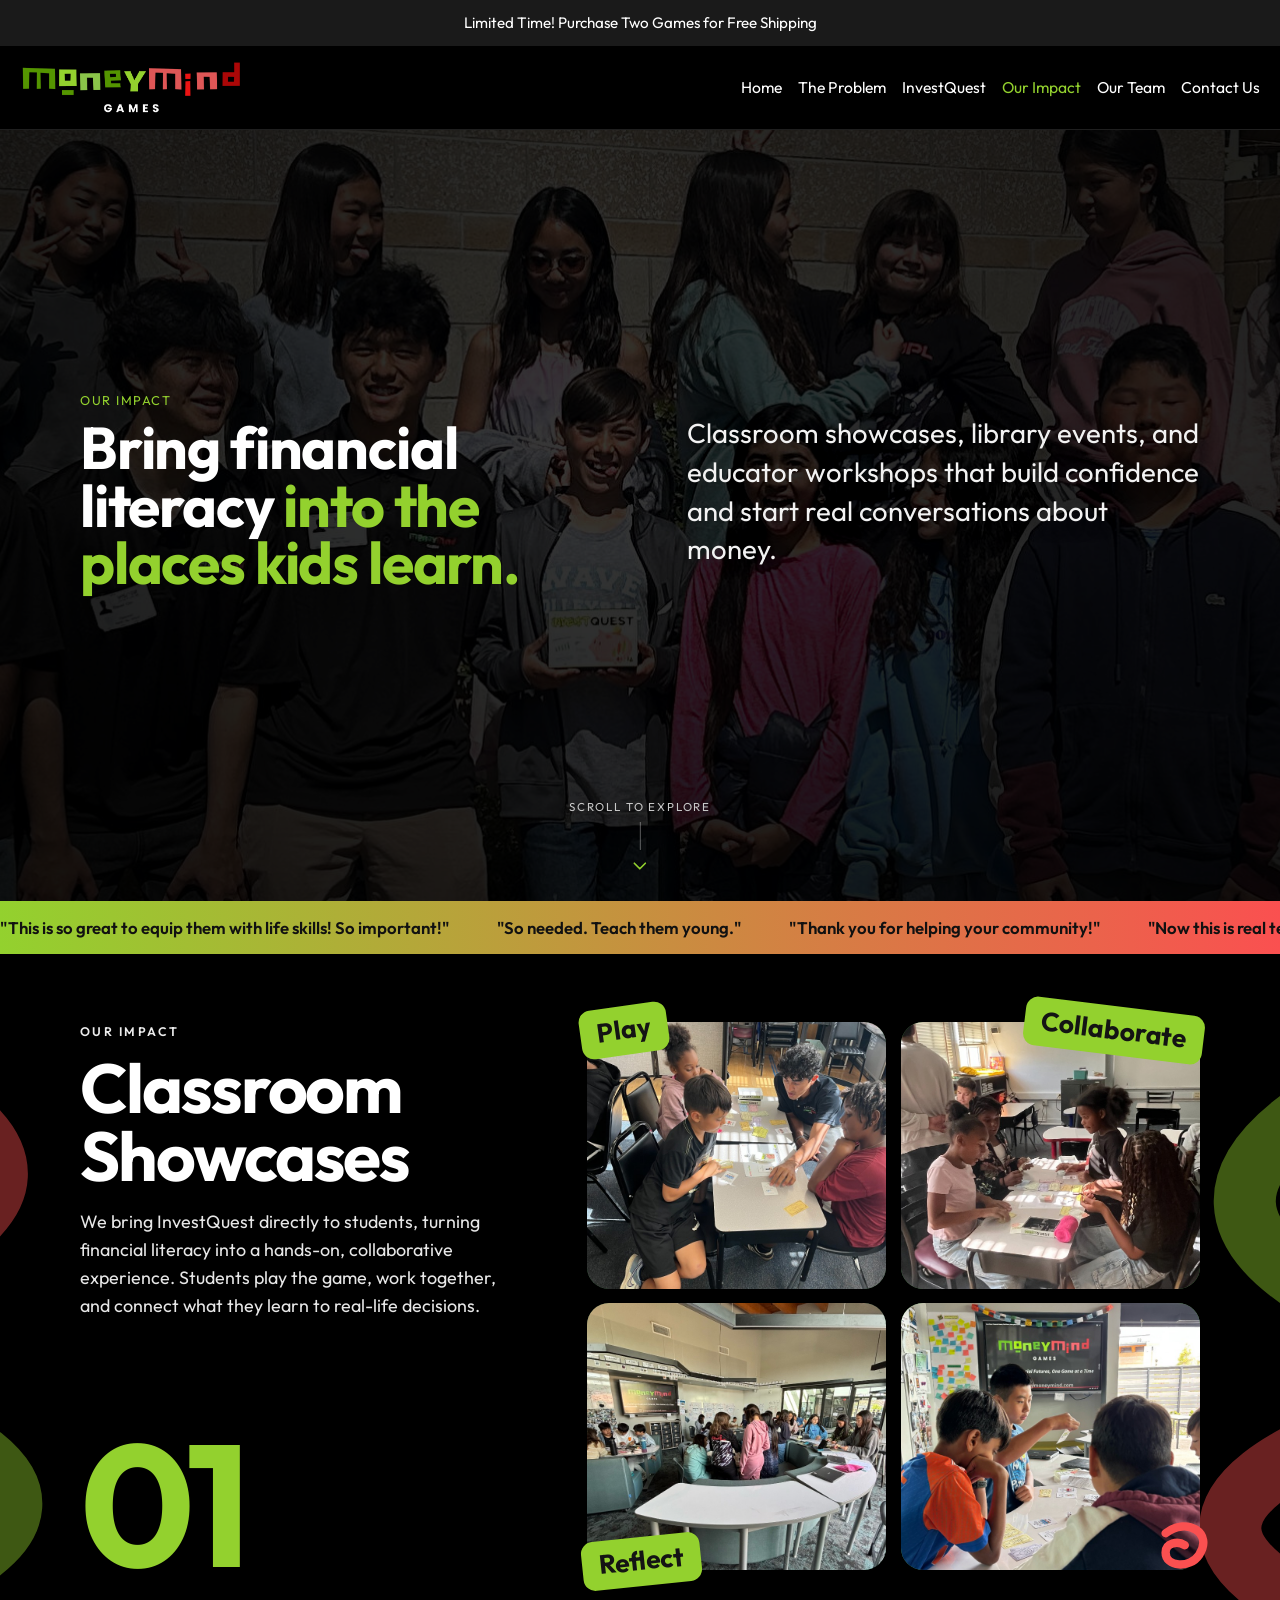
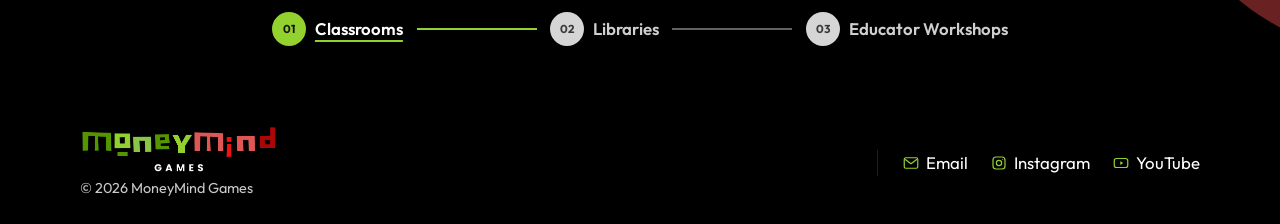
<file: impact.html>
<!DOCTYPE html>
<html lang="en">
  <head>
    <meta charset="UTF-8" />
    <meta name="viewport" content="width=device-width, initial-scale=1.0" />
    <title>Our Impact | MoneyMind Games</title>
    <meta name="description" content="Classroom showcases, library events, and educator workshops that make financial literacy hands-on." />
    <link rel="icon" href="assets/favicon.png" />
    <link rel="preconnect" href="https://fonts.googleapis.com" />
    <link rel="preconnect" href="https://fonts.gstatic.com" crossorigin />
    <link href="https://fonts.googleapis.com/css2?family=Outfit:wght@400;600;700&display=swap" rel="stylesheet" />
    <link rel="stylesheet" href="styles.css?v=49" />
  </head>
  <body class="impact">
    <div class="promo">Limited Time! Purchase Two Games for Free Shipping</div>
    <header class="site-header">
      <a class="logo" href="index.html"><img src="assets/logo.png" alt="MoneyMind Games" /></a>
      <button class="nav-toggle" type="button" aria-expanded="false" aria-controls="site-nav">Menu</button>
      <nav class="nav" id="site-nav">
        <a href="index.html">Home</a>
        <a href="the-problem.html">The Problem</a>
        <a href="investquest.html">InvestQuest</a>
        <a href="impact.html" aria-current="page">Our Impact</a>
        <a href="our-team.html">Our Team</a>
        <a href="contact.html">Contact Us</a>
      </nav>
    </header>

    <section class="prob-hero impact-hero">
      <div class="wrap prob-hero-grid">
        <div>
          <p class="kicker">Our Impact</p>
          <h1>Bring financial literacy <span class="green">into the places kids learn.</span></h1>
        </div>
        <p class="prob-hero-aside">Classroom showcases, library events, and educator workshops that build confidence and start real conversations about money.</p>
      </div>
      <a class="prob-scroll" href="#programs">
        <span>Scroll to explore</span>
        <span class="prob-scroll-line" aria-hidden="true"></span>
        <svg viewBox="0 0 24 24" aria-hidden="true"><path d="m6 9 6 6 6-6" fill="none" stroke="currentColor" stroke-width="1.8" stroke-linecap="round" stroke-linejoin="round"/></svg>
      </a>
    </section>

    <div class="marquee" aria-label="Voices from our community">
      <div class="marquee-track">
        <span>"This is so great to equip them with life skills! So important!"</span>
        <span>"So needed. Teach them young."</span>
        <span>"Thank you for helping your community!"</span>
        <span>"Now this is real teaching made fun. Thank you young men for helping your community."</span>
        <span>"What you guys are doing is fantastic. Big kudos to you!"</span>
        <span>"Every school should have this program to help youth understand the need for financial wisdom for their futures."</span>
        <span>"This is so great to equip them with life skills! So important!"</span>
        <span>"So needed. Teach them young."</span>
        <span>"Thank you for helping your community!"</span>
        <span>"Now this is real teaching made fun. Thank you young men for helping your community."</span>
        <span>"What you guys are doing is fantastic. Big kudos to you!"</span>
        <span>"Every school should have this program to help youth understand the need for financial wisdom for their futures."</span>
      </div>
    </div>

    <div class="prob-field" id="programs">
      <svg class="prob-wander" viewBox="0 0 100 100" preserveAspectRatio="none" aria-hidden="true">
        <path class="wander-red" d="M-40 2C14 18 12 42-40 55"/>
        <path class="wander-green" d="M140 0C82 20 84 48 140 62"/>
        <path class="wander-green" d="M-40 48C16 64 13 84-40 98"/>
        <path class="wander-red" d="M140 50C80 66 83 88 140 104"/>
      </svg>

      <section class="impact-stage" data-impact-stage>
        <div class="wrap">
          <div class="impact-panel" id="impact-panel-0" data-impact-panel role="tabpanel" aria-labelledby="impact-tab-0">
            <div class="impact-copy">
              <p class="impact-kicker">Our Impact</p>
              <h2>Classroom Showcases</h2>
              <p>We bring InvestQuest directly to students, turning financial literacy into a hands-on, collaborative experience. Students play the game, work together, and connect what they learn to real-life decisions.</p>
              <p class="impact-index">01</p>
            </div>
            <div class="impact-photos">
              <div class="impact-photo">
                <img src="assets/impact-class-1.jpg" alt="A facilitator coaching a small group of students through InvestQuest" />
                <span class="impact-sticker at-a">Play</span>
              </div>
              <div class="impact-photo">
                <img src="assets/impact-class-2.jpg" alt="Students playing InvestQuest at a sunlit classroom table" />
                <span class="impact-sticker at-b">Collaborate</span>
              </div>
              <div class="impact-photo">
                <img src="assets/impact-class-3.jpg" alt="A classroom showcase with several groups playing InvestQuest" />
                <span class="impact-sticker at-c">Reflect</span>
              </div>
              <div class="impact-photo">
                <img src="assets/impact-class-4.jpg" alt="Students gathered around a table of InvestQuest cards and play money" />
              </div>
              <svg class="impact-scribble impact-scribble-loop" viewBox="0 0 70 70" aria-hidden="true"><path d="M18 16c18-14 40 0 28 18-8 12-28 10-28-2 0-8 10-10 16-6" fill="none" stroke="currentColor" stroke-width="7" stroke-linecap="round"/></svg>
            </div>
          </div>

          <div class="impact-panel" id="impact-panel-1" data-impact-panel role="tabpanel" aria-labelledby="impact-tab-1" hidden>
            <div class="impact-copy">
              <p class="impact-kicker">Our Impact</p>
              <h2>Library Events</h2>
              <p>Library events bring families, students, and educators together around InvestQuest. Side by side, they talk about saving, investing, and planning for the future.</p>
              <p class="impact-index">02</p>
            </div>
            <div class="impact-photos">
              <div class="impact-photo">
                <img src="assets/impact-lib-1.jpg" alt="Kids beside an InvestQuest display at a library event" />
                <span class="impact-sticker at-a">Gather</span>
              </div>
              <div class="impact-photo">
                <img src="assets/impact-lib-2.jpg" alt="Kids playing InvestQuest together at a library table" />
                <span class="impact-sticker at-b">Explore</span>
              </div>
              <div class="impact-photo">
                <img src="assets/impact-lib-3.webp" alt="A facilitator helping kids play InvestQuest in a library" />
                <span class="impact-sticker at-c">Share</span>
              </div>
              <div class="impact-photo">
                <img src="assets/impact-lib-4.jpg" alt="A tall stack of MoneyMind Games boxes ready for programs" />
              </div>
              <svg class="impact-scribble impact-scribble-loop" viewBox="0 0 70 70" aria-hidden="true"><path d="M18 16c18-14 40 0 28 18-8 12-28 10-28-2 0-8 10-10 16-6" fill="none" stroke="currentColor" stroke-width="7" stroke-linecap="round"/></svg>
            </div>
          </div>

          <div class="impact-panel" id="impact-panel-2" data-impact-panel role="tabpanel" aria-labelledby="impact-tab-2" hidden>
            <div class="impact-copy">
              <p class="impact-kicker">Our Impact</p>
              <h2>Educator Workshops</h2>
              <p>Workshops train educators to play and teach InvestQuest, then leave them with an 8-lesson curriculum they can use in the classroom right away.</p>
              <p class="impact-index">03</p>
            </div>
            <div class="impact-photos">
              <div class="impact-photo">
                <img src="assets/impact-work-1.jpg" alt="The MoneyMind Games team presenting at an educator workshop" />
                <span class="impact-sticker at-a">Train</span>
              </div>
              <div class="impact-photo">
                <img src="assets/impact-work-2.jpg" alt="InvestQuest games, cards, and lesson materials packed for a workshop" />
                <span class="impact-sticker at-b">Practice</span>
              </div>
              <div class="impact-photo">
                <img src="assets/impact-work-3.webp" alt="Educators playing InvestQuest during a professional development session" />
                <span class="impact-sticker at-c">Apply</span>
              </div>
              <div class="impact-photo">
                <img src="assets/impact-work-4.webp" alt="Youth-program staff playing InvestQuest at a YMCA educator workshop" />
              </div>
              <svg class="impact-scribble impact-scribble-loop" viewBox="0 0 70 70" aria-hidden="true"><path d="M18 16c18-14 40 0 28 18-8 12-28 10-28-2 0-8 10-10 16-6" fill="none" stroke="currentColor" stroke-width="7" stroke-linecap="round"/></svg>
            </div>
          </div>

          <div class="impact-switch" role="tablist" aria-label="Impact programs">
            <button type="button" role="tab" id="impact-tab-0" aria-controls="impact-panel-0" aria-selected="true" data-impact-go="0">
              <span class="impact-dot">01</span>
              <span class="impact-label">Classrooms</span>
            </button>
            <button type="button" class="impact-rail" data-impact-next aria-label="Next program"><span></span></button>
            <button type="button" role="tab" id="impact-tab-1" aria-controls="impact-panel-1" aria-selected="false" tabindex="-1" data-impact-go="1">
              <span class="impact-dot">02</span>
              <span class="impact-label">Libraries</span>
            </button>
            <button type="button" class="impact-rail" data-impact-next aria-label="Next program"><span></span></button>
            <button type="button" role="tab" id="impact-tab-2" aria-controls="impact-panel-2" aria-selected="false" tabindex="-1" data-impact-go="2">
              <span class="impact-dot">03</span>
              <span class="impact-label">Educator Workshops</span>
            </button>
          </div>
        </div>
      </section>
    </div>

    <footer class="site-footer problem-footer">
      <div class="wrap problem-footer-row">
        <div>
          <a class="logo" href="index.html"><img src="assets/logo.png" alt="MoneyMind Games" /></a>
          <p class="fine">© 2026 MoneyMind Games</p>
        </div>
        <div class="problem-socials">
          <a href="mailto:gamesmoneymind@gmail.com">
            <svg viewBox="0 0 24 24" aria-hidden="true"><rect x="3" y="5" width="18" height="14" rx="2" fill="none" stroke="currentColor" stroke-width="1.6"/><path d="m4 7 8 6 8-6" fill="none" stroke="currentColor" stroke-width="1.6" stroke-linejoin="round"/></svg>
            Email
          </a>
          <a href="https://www.instagram.com/moneymindgamesofficial">
            <svg viewBox="0 0 24 24" aria-hidden="true"><rect x="4" y="4" width="16" height="16" rx="4" fill="none" stroke="currentColor" stroke-width="1.6"/><circle cx="12" cy="12" r="3.5" fill="none" stroke="currentColor" stroke-width="1.6"/><circle cx="17" cy="7" r="0.8" fill="currentColor"/></svg>
            Instagram
          </a>
          <a href="https://www.youtube.com/@moneymindgamesofficial">
            <svg viewBox="0 0 24 24" aria-hidden="true"><rect x="3" y="6" width="18" height="12" rx="3" fill="none" stroke="currentColor" stroke-width="1.6"/><path d="m11 9.5 4 2.5-4 2.5v-5Z" fill="currentColor"/></svg>
            YouTube
          </a>
        </div>
      </div>
    </footer>
    <script src="script.js?v=6"></script>
  </body>
</html>
</file>
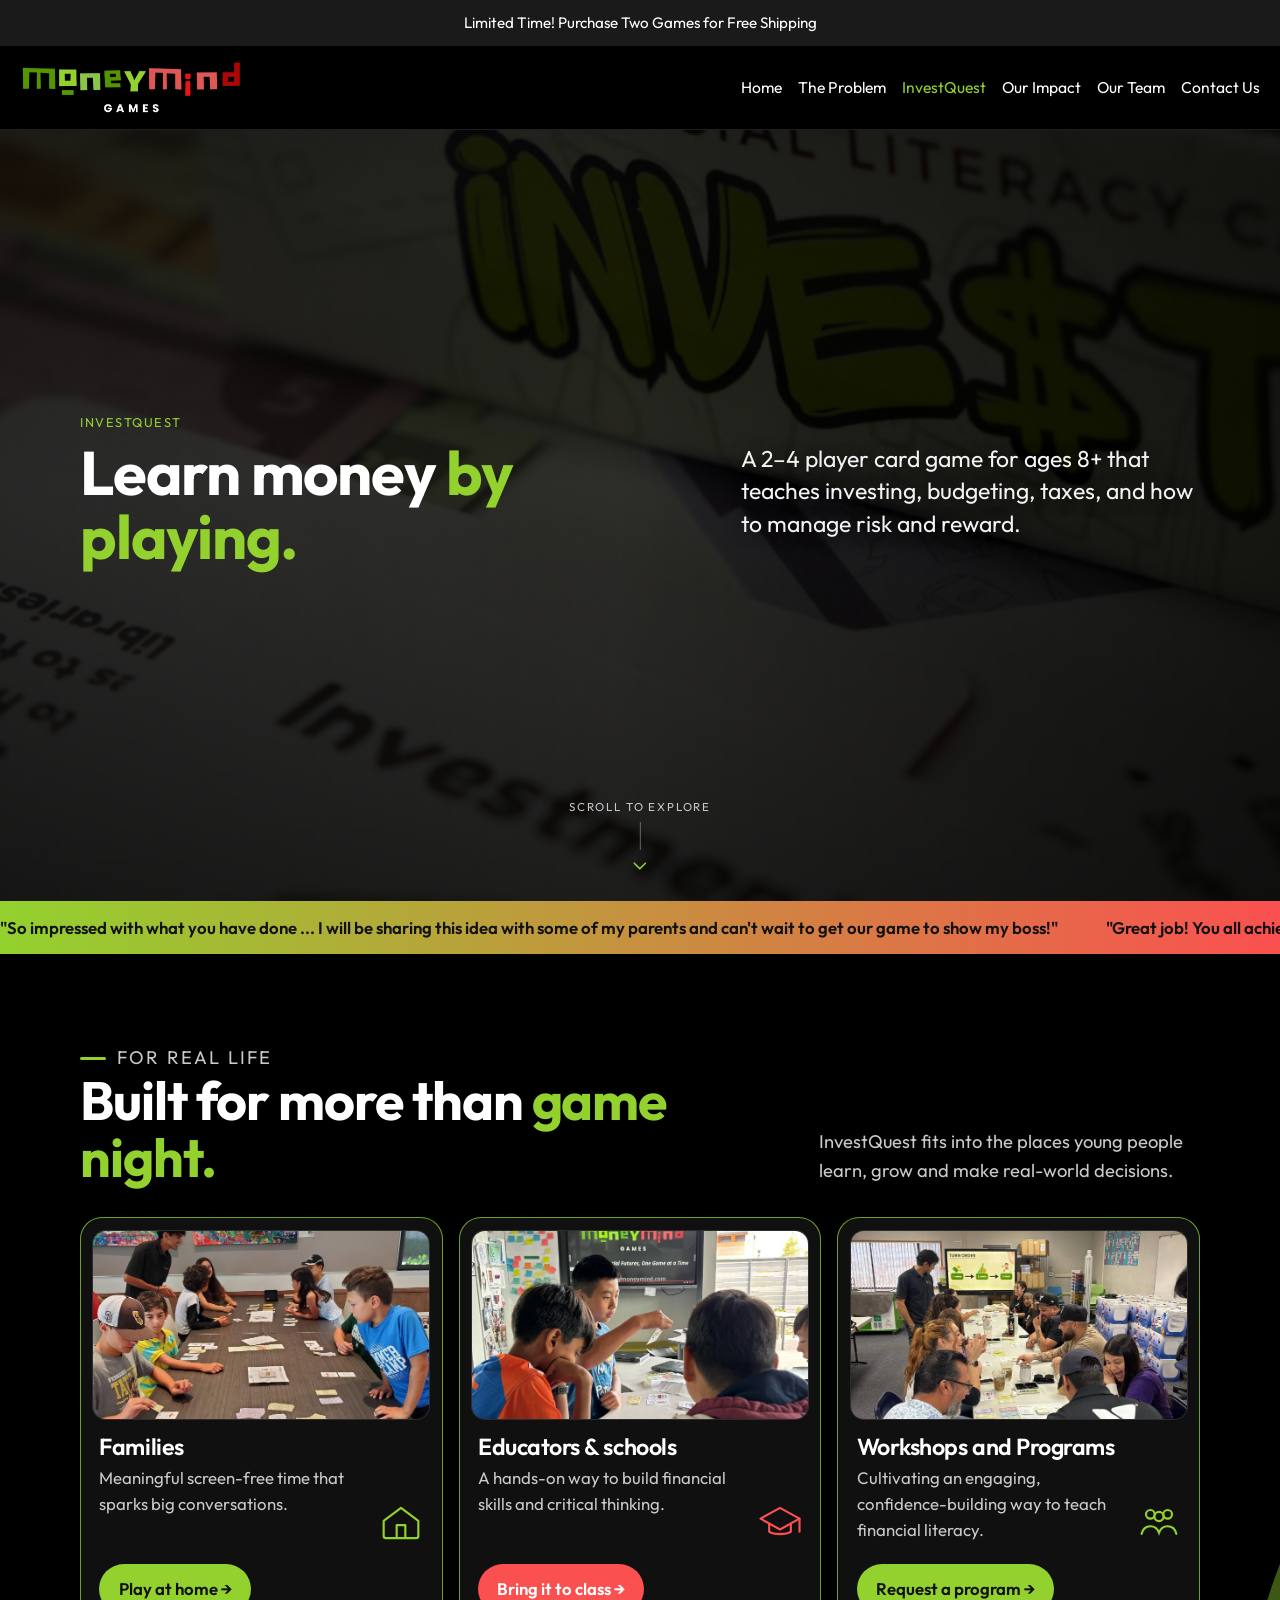
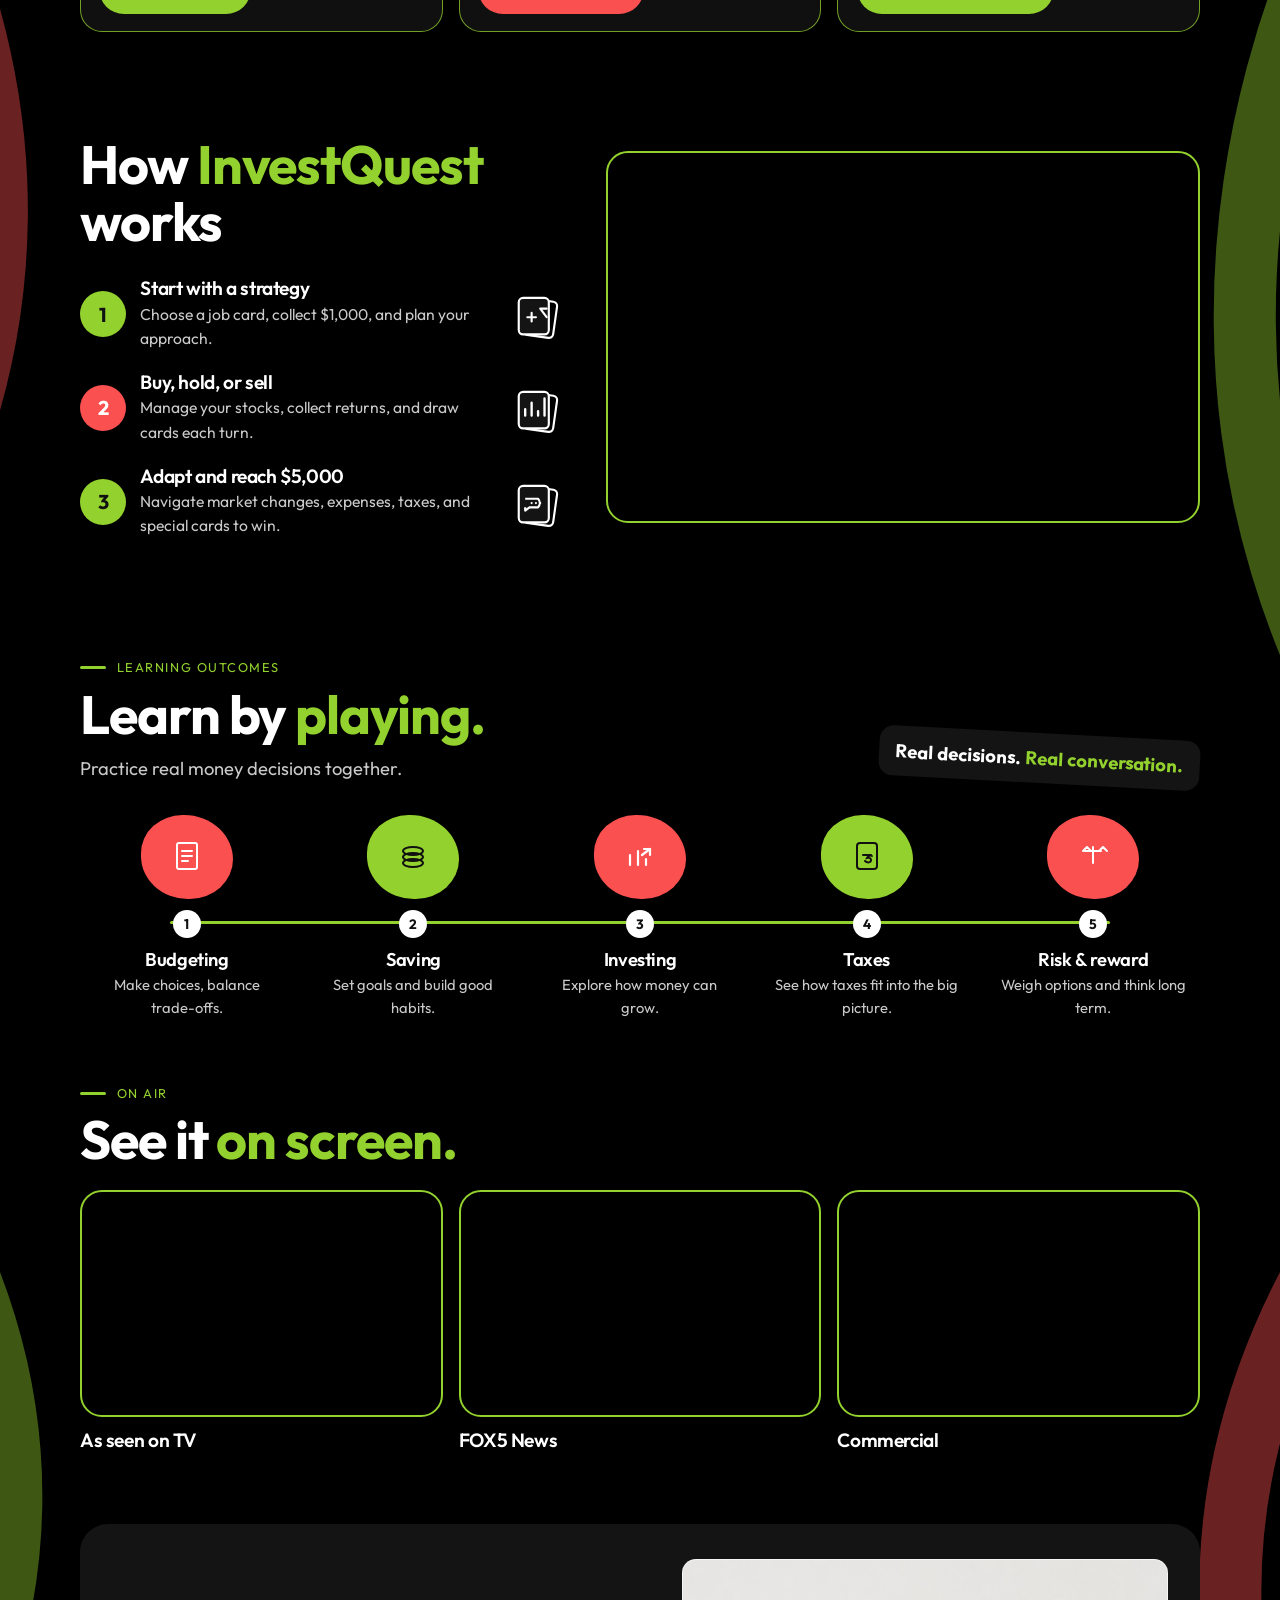
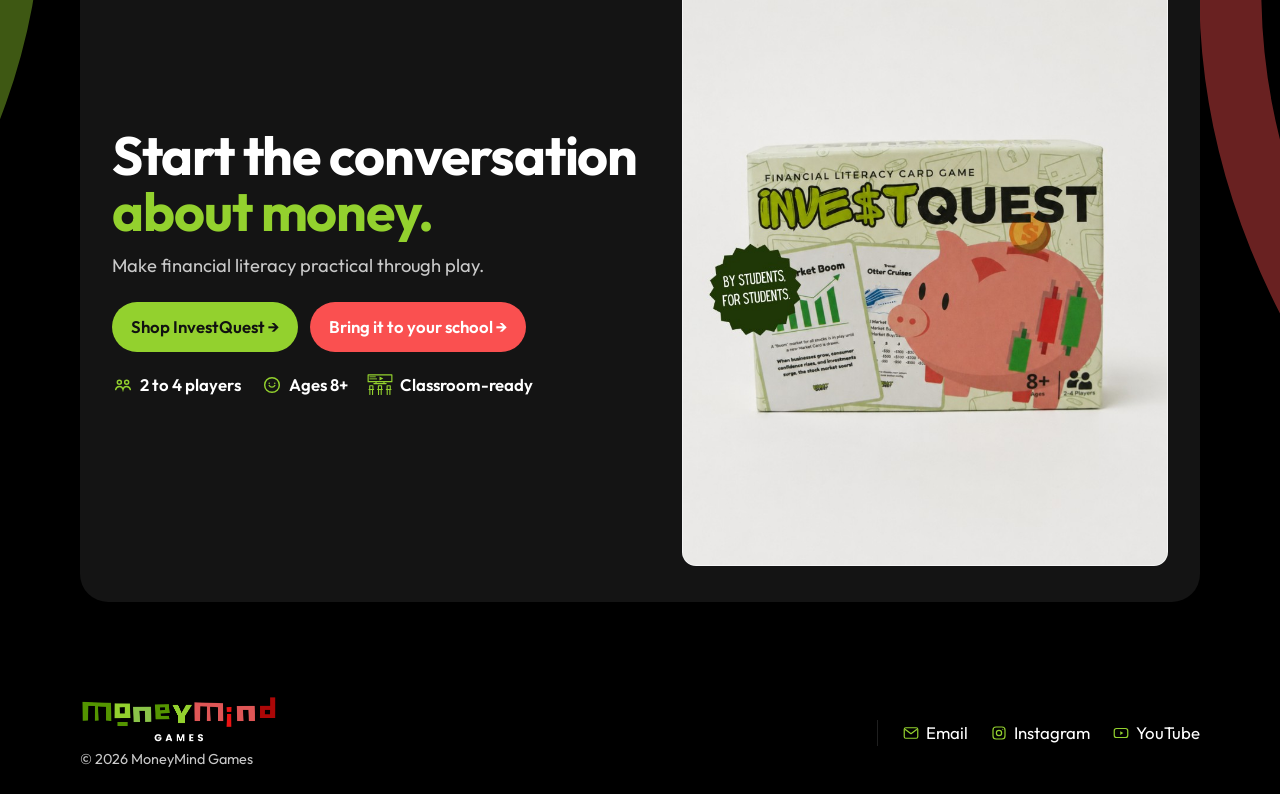
<file: investquest.html>
<!DOCTYPE html>
<html lang="en">
  <head>
    <meta charset="UTF-8" />
    <meta name="viewport" content="width=device-width, initial-scale=1.0" />
    <title>InvestQuest | MoneyMind Games</title>
    <meta name="description" content="InvestQuest is a 2–4 player card game for ages 8+ that teaches investing, budgeting, taxes, and risk and reward." />
    <link rel="icon" href="assets/favicon.png" />
    <link rel="preconnect" href="https://fonts.googleapis.com" />
    <link rel="preconnect" href="https://fonts.gstatic.com" crossorigin />
    <link href="https://fonts.googleapis.com/css2?family=Outfit:wght@400;600;700&display=swap" rel="stylesheet" />
    <link rel="stylesheet" href="styles.css?v=50" />
  </head>
  <body class="invest">
    <div class="promo">Limited Time! Purchase Two Games for Free Shipping</div>
    <header class="site-header">
      <a class="logo" href="index.html"><img src="assets/logo.png" alt="MoneyMind Games" /></a>
      <button class="nav-toggle" type="button" aria-expanded="false" aria-controls="site-nav">Menu</button>
      <nav class="nav" id="site-nav">
        <a href="index.html">Home</a>
        <a href="the-problem.html">The Problem</a>
        <a href="investquest.html" aria-current="page">InvestQuest</a>
        <a href="impact.html">Our Impact</a>
        <a href="our-team.html">Our Team</a>
        <a href="contact.html">Contact Us</a>
      </nav>
    </header>

    <section class="iq-hero">
      <div class="wrap iq-hero-grid">
        <div>
          <p class="kicker">InvestQuest</p>
          <h1>Learn money <span class="green">by playing.</span></h1>
        </div>
        <p class="iq-aside">A 2–4 player card game for ages 8+ that teaches investing, budgeting, taxes, and how to manage risk and reward.</p>
      </div>
      <a class="prob-scroll" href="#audiences">
        <span>Scroll to explore</span>
        <span class="prob-scroll-line" aria-hidden="true"></span>
        <svg viewBox="0 0 24 24" aria-hidden="true"><path d="m6 9 6 6 6-6" fill="none" stroke="currentColor" stroke-width="1.8" stroke-linecap="round" stroke-linejoin="round"/></svg>
      </a>
    </section>

    <div class="marquee" aria-label="Educator reviews">
      <div class="marquee-track">
        <span>"So impressed with what you have done ... I will be sharing this idea with some of my parents and can't wait to get our game to show my boss!"</span>
        <span>"Great job! You all achieved something amazing at such an influential age!"</span>
        <span>"Amazing! I’ll definitely be purchasing this for my household."</span>
        <span>"It was engaging, interactive, and very interesting. I really enjoyed it!"</span>
        <span>"I really liked it, it was very hands-on and engaging."</span>
        <span>"So impressed with what you have done ... I will be sharing this idea with some of my parents and can't wait to get our game to show my boss!"</span>
        <span>"Great job! You all achieved something amazing at such an influential age!"</span>
        <span>"Amazing! I’ll definitely be purchasing this for my household."</span>
        <span>"It was engaging, interactive, and very interesting. I really enjoyed it!"</span>
        <span>"I really liked it, it was very hands-on and engaging."</span>
      </div>
    </div>

    <div class="iq-field">
      <svg class="prob-wander" viewBox="0 0 100 100" preserveAspectRatio="none" aria-hidden="true">
        <path class="wander-red" d="M-40 2C14 18 12 42-40 55"/>
        <path class="wander-green" d="M140 0C82 20 84 48 140 62"/>
        <path class="wander-green" d="M-40 48C16 64 13 84-40 98"/>
        <path class="wander-red" d="M140 50C80 66 83 88 140 104"/>
      </svg>

      <section class="iq-fit" id="audiences">
        <div class="wrap">
          <div class="iq-fit-head">
            <div>
              <p class="kicker iq-rule">For real life</p>
              <h2>Built for more than <span class="green">game night.</span></h2>
            </div>
            <p>InvestQuest fits into the places young people learn, grow and make real-world decisions.</p>
          </div>
          <div class="iq-fit-row">
            <article>
              <img class="iq-frame" src="assets/iq-families.jpg" alt="Kids playing InvestQuest around a library table" />
              <div class="iq-fit-copy">
                <h3>Families</h3>
                <p>Meaningful screen-free time that sparks big conversations.</p>
                <svg class="iq-mark" viewBox="0 0 48 48" aria-hidden="true"><path d="M8 22 24 10l16 12v14a2 2 0 0 1-2 2H10a2 2 0 0 1-2-2V22Z" fill="none" stroke="currentColor" stroke-width="2" stroke-linejoin="round"/><path d="M20 38V26h8v12" fill="none" stroke="currentColor" stroke-width="2" stroke-linejoin="round"/></svg>
              </div>
              <a class="btn iq-btn" href="product.html">Play at home <span aria-hidden="true">→</span></a>
            </article>
            <article>
              <img class="iq-frame" src="assets/iq-educators.jpg" alt="Students playing InvestQuest with a MoneyMind lesson on the classroom screen" />
              <div class="iq-fit-copy">
                <h3>Educators &amp; schools</h3>
                <p>A hands-on way to build financial skills and critical thinking.</p>
                <svg class="iq-mark iq-mark-red" viewBox="0 0 48 48" aria-hidden="true"><path d="M6 20 24 10l18 10-18 10L6 20Z" fill="none" stroke="currentColor" stroke-width="2" stroke-linejoin="round"/><path d="M14 24v8c4 3 16 3 20 0v-8" fill="none" stroke="currentColor" stroke-width="2" stroke-linejoin="round"/><path d="M42 20v12" fill="none" stroke="currentColor" stroke-width="2" stroke-linecap="round"/></svg>
              </div>
              <a class="btn iq-btn iq-btn-red" href="contact.html#educator">Bring it to class <span aria-hidden="true">→</span></a>
            </article>
            <article>
              <img class="iq-frame" src="assets/iq-youth.webp" alt="Youth-program staff playing InvestQuest together at a YMCA workshop" />
              <div class="iq-fit-copy">
                <h3>Workshops and Programs</h3>
                <p>Cultivating an engaging, confidence-building way to teach financial literacy.</p>
                <svg class="iq-mark" viewBox="0 0 48 48" aria-hidden="true"><circle cx="16" cy="16" r="4" fill="none" stroke="currentColor" stroke-width="2"/><circle cx="32" cy="16" r="4" fill="none" stroke="currentColor" stroke-width="2"/><circle cx="24" cy="18" r="4.2" fill="none" stroke="currentColor" stroke-width="2"/><path d="M8 34c1.2-5 4.2-7 8-7s6.6 2 8 6c1.4-4 4.2-6 8-6s6.8 2 8 7" fill="none" stroke="currentColor" stroke-width="2" stroke-linecap="round"/></svg>
              </div>
              <a class="btn iq-btn" href="contact.html#program">Request a program <span aria-hidden="true">→</span></a>
            </article>
          </div>
        </div>
      </section>

      <section class="iq-works" id="how">
        <div class="wrap iq-works-grid">
          <div>
            <h2>How <span class="green">InvestQuest</span> works</h2>
            <ol class="iq-steps">
              <li>
                <span class="iq-num">1</span>
                <div>
                  <h3>Start with a strategy</h3>
                  <p>Choose a job card, collect $1,000, and plan your approach.</p>
                </div>
                <svg viewBox="0 0 54 54" aria-hidden="true"><rect x="16" y="14" width="28" height="34" rx="4" fill="none" stroke="currentColor" stroke-width="2" transform="rotate(8 30 31)"/><rect x="10" y="12" width="28" height="34" rx="4" fill="#141414" stroke="currentColor" stroke-width="2"/><path d="M18 30h8M22 26v8M30 22l6 8M30 22h6" fill="none" stroke="currentColor" stroke-width="2" stroke-linecap="round" stroke-linejoin="round"/></svg>
              </li>
              <li>
                <span class="iq-num iq-num-red">2</span>
                <div>
                  <h3>Buy, hold, or sell</h3>
                  <p>Manage your stocks, collect returns, and draw cards each turn.</p>
                </div>
                <svg viewBox="0 0 54 54" aria-hidden="true"><rect x="16" y="14" width="28" height="34" rx="4" fill="none" stroke="currentColor" stroke-width="2" transform="rotate(8 30 31)"/><rect x="10" y="12" width="28" height="34" rx="4" fill="#141414" stroke="currentColor" stroke-width="2"/><path d="M16 34v-6M22 34V22M28 34v-4M34 34V18" fill="none" stroke="currentColor" stroke-width="2.2" stroke-linecap="round"/></svg>
              </li>
              <li>
                <span class="iq-num">3</span>
                <div>
                  <h3>Adapt and reach $5,000</h3>
                  <p>Navigate market changes, expenses, taxes, and special cards to win.</p>
                </div>
                <svg viewBox="0 0 54 54" aria-hidden="true"><rect x="16" y="14" width="28" height="34" rx="4" fill="none" stroke="currentColor" stroke-width="2" transform="rotate(8 30 31)"/><rect x="10" y="12" width="28" height="34" rx="4" fill="#141414" stroke="currentColor" stroke-width="2"/><path d="M16 24h12a6 6 0 0 1 0 8H20l-4 3v-3" fill="none" stroke="currentColor" stroke-width="2" stroke-linejoin="round"/><circle cx="22" cy="28" r="1" fill="currentColor"/><circle cx="26" cy="28" r="1" fill="currentColor"/><circle cx="30" cy="28" r="1" fill="currentColor"/></svg>
              </li>
            </ol>
          </div>
          <div class="iq-video-wrap">
            <div class="iq-screen">
              <iframe src="https://www.youtube.com/embed/kRgSQucg-x4" title="How to play InvestQuest" allow="accelerometer; autoplay; clipboard-write; encrypted-media; gyroscope; picture-in-picture; web-share" allowfullscreen></iframe>
            </div>
          </div>
        </div>
      </section>

      <section class="iq-learn" id="learn">
        <div class="wrap">
          <div class="iq-learn-head">
            <div>
              <p class="kicker iq-rule">Learning outcomes</p>
              <h2>Learn by <span class="green">playing.</span></h2>
              <p class="iq-sub">Practice real money decisions together.</p>
            </div>
            <p class="iq-badge">Real decisions. <span class="green">Real conversation.</span></p>
          </div>
          <div class="iq-path">
            <article>
              <span class="iq-blob iq-blob-red" aria-hidden="true"><svg viewBox="0 0 48 48"><rect x="14" y="10" width="20" height="26" rx="2" fill="none" stroke="currentColor" stroke-width="2"/><path d="M19 18h10M19 23h10M19 28h6" fill="none" stroke="currentColor" stroke-width="2" stroke-linecap="round"/></svg></span>
              <span class="iq-dot">1</span>
              <h3>Budgeting</h3>
              <p>Make choices, balance trade-offs.</p>
            </article>
            <article>
              <span class="iq-blob" aria-hidden="true"><svg viewBox="0 0 48 48"><ellipse cx="24" cy="30" rx="10" ry="4" fill="none" stroke="currentColor" stroke-width="2"/><ellipse cx="24" cy="24" rx="10" ry="4" fill="none" stroke="currentColor" stroke-width="2"/><ellipse cx="24" cy="18" rx="10" ry="4" fill="none" stroke="currentColor" stroke-width="2"/></svg></span>
              <span class="iq-dot">2</span>
              <h3>Saving</h3>
              <p>Set goals and build good habits.</p>
            </article>
            <article>
              <span class="iq-blob iq-blob-red" aria-hidden="true"><svg viewBox="0 0 48 48"><path d="M14 32V22M22 32V18M30 32v-6M34 16l-8 6" fill="none" stroke="currentColor" stroke-width="2.2" stroke-linecap="round" stroke-linejoin="round"/><path d="M28 16h6v6" fill="none" stroke="currentColor" stroke-width="2.2" stroke-linecap="round" stroke-linejoin="round"/></svg></span>
              <span class="iq-dot">3</span>
              <h3>Investing</h3>
              <p>Explore how money can grow.</p>
            </article>
            <article>
              <span class="iq-blob" aria-hidden="true"><svg viewBox="0 0 48 48"><rect x="14" y="10" width="20" height="26" rx="3" fill="none" stroke="currentColor" stroke-width="2"/><path d="M20 22h8M22 28c2 2 6 2 6-1s-4-2-4-2 2-4 5-2" fill="none" stroke="currentColor" stroke-width="2" stroke-linecap="round"/></svg></span>
              <span class="iq-dot">4</span>
              <h3>Taxes</h3>
              <p>See how taxes fit into the big picture.</p>
            </article>
            <article>
              <span class="iq-blob iq-blob-red" aria-hidden="true"><svg viewBox="0 0 48 48"><path d="M24 30V14" fill="none" stroke="currentColor" stroke-width="2" stroke-linecap="round"/><path d="M16 18h16M14 18l4-4 4 4M30 18l4-4 4 4" fill="none" stroke="currentColor" stroke-width="2" stroke-linecap="round" stroke-linejoin="round"/></svg></span>
              <span class="iq-dot">5</span>
              <h3>Risk &amp; reward</h3>
              <p>Weigh options and think long term.</p>
            </article>
          </div>
        </div>
      </section>

      <section class="iq-media" id="on-air">
        <div class="wrap">
          <p class="kicker iq-rule">On air</p>
          <h2>See it <span class="green">on screen.</span></h2>
          <div class="iq-media-row">
            <article>
              <div class="iq-screen">
                <iframe src="https://www.youtube.com/embed/M6k0ksfoK58" title="MoneyMind Games television feature" allow="accelerometer; autoplay; clipboard-write; encrypted-media; gyroscope; picture-in-picture; web-share" allowfullscreen></iframe>
              </div>
              <h3>As seen on TV</h3>
            </article>
            <article>
              <div class="iq-screen">
                <iframe src="https://www.youtube.com/embed/XuvTGQV9WpM" title="MoneyMind Games on FOX5 News" allow="accelerometer; autoplay; clipboard-write; encrypted-media; gyroscope; picture-in-picture; web-share" allowfullscreen></iframe>
              </div>
              <h3>FOX5 News</h3>
            </article>
            <article>
              <div class="iq-screen">
                <iframe src="https://www.youtube.com/embed/oEx8RbwhL1g" title="MoneyMind Games commercial" allow="accelerometer; autoplay; clipboard-write; encrypted-media; gyroscope; picture-in-picture; web-share" allowfullscreen></iframe>
              </div>
              <h3>Commercial</h3>
            </article>
          </div>
        </div>
      </section>

      <section class="iq-close" id="start">
        <div class="wrap">
          <div class="iq-close-panel">
            <div>
              <h2>Start the conversation <span class="green">about money.</span></h2>
              <p>Make financial literacy practical through play.</p>
              <div class="iq-actions">
                <a class="btn iq-btn" href="product.html">Shop InvestQuest <span aria-hidden="true">→</span></a>
                <a class="btn iq-btn iq-btn-red" href="contact.html#educator">Bring it to your school <span aria-hidden="true">→</span></a>
              </div>
              <ul class="iq-facts">
                <li>
                  <svg viewBox="0 0 24 24" aria-hidden="true"><circle cx="8" cy="9" r="2.2" fill="none" stroke="currentColor" stroke-width="1.6"/><circle cx="16" cy="9" r="2.2" fill="none" stroke="currentColor" stroke-width="1.6"/><path d="M4 17c.6-2.4 2-3.4 4-3.4s3.4 1 4 3.2c.6-2.2 2-3.2 4-3.2s3.4 1 4 3.4" fill="none" stroke="currentColor" stroke-width="1.6" stroke-linecap="round"/></svg>
                  2 to 4 players
                </li>
                <li>
                  <svg viewBox="0 0 24 24" aria-hidden="true"><circle cx="12" cy="12" r="8" fill="none" stroke="currentColor" stroke-width="1.6"/><path d="M9 12.5c.6 1.2 1.6 1.8 3 1.8s2.4-.6 3-1.8" fill="none" stroke="currentColor" stroke-width="1.6" stroke-linecap="round"/><circle cx="9" cy="10" r="0.8" fill="currentColor"/><circle cx="15" cy="10" r="0.8" fill="currentColor"/></svg>
                  Ages 8+
                </li>
                <li>
                  <svg class="iq-class" viewBox="0 0 42 36" aria-hidden="true"><path d="M1.6 1.4h38.8v11.2H1.6z" fill="none" stroke="currentColor" stroke-width="1.9" stroke-linejoin="round"/><path d="M4.4 4.6h9M4.4 8h11" fill="none" stroke="currentColor" stroke-width="1.5" stroke-linecap="round"/><path d="M20.2 4.2 26.4 7.4 20.2 10.6Z" fill="currentColor"/><path d="M14.5 12.6v3.1M27.5 12.6v3.1M11 15.7h20" fill="none" stroke="currentColor" stroke-width="1.9" stroke-linecap="round"/><path d="M4.2 19.2h5.2v6.2h-5.2zM3 25.4h7.6M4.4 25.4v8M8.8 25.4v8" fill="none" stroke="currentColor" stroke-width="1.8" stroke-linecap="round" stroke-linejoin="round"/><path d="M18.4 19.2h5.2v6.2h-5.2zM17.2 25.4h7.6M18.6 25.4v8M23 25.4v8" fill="none" stroke="currentColor" stroke-width="1.8" stroke-linecap="round" stroke-linejoin="round"/><path d="M32.6 19.2h5.2v6.2h-5.2zM31.4 25.4h7.6M32.8 25.4v8M37.2 25.4v8" fill="none" stroke="currentColor" stroke-width="1.8" stroke-linecap="round" stroke-linejoin="round"/></svg>
                  Classroom-ready
                </li>
              </ul>
            </div>
            <img class="iq-frame iq-close-frame" src="assets/iq-close-product.jpg" alt="The InvestQuest game box, made by students for students" />
          </div>
        </div>
      </section>
    </div>

    <footer class="site-footer problem-footer">
      <div class="wrap problem-footer-row">
        <div>
          <a class="logo" href="index.html"><img src="assets/logo.png" alt="MoneyMind Games" /></a>
          <p class="fine">© 2026 MoneyMind Games</p>
        </div>
        <div class="problem-socials">
          <a href="mailto:gamesmoneymind@gmail.com">
            <svg viewBox="0 0 24 24" aria-hidden="true"><rect x="3" y="5" width="18" height="14" rx="2" fill="none" stroke="currentColor" stroke-width="1.6"/><path d="m4 7 8 6 8-6" fill="none" stroke="currentColor" stroke-width="1.6" stroke-linejoin="round"/></svg>
            Email
          </a>
          <a href="https://www.instagram.com/moneymindgamesofficial">
            <svg viewBox="0 0 24 24" aria-hidden="true"><rect x="4" y="4" width="16" height="16" rx="4" fill="none" stroke="currentColor" stroke-width="1.6"/><circle cx="12" cy="12" r="3.5" fill="none" stroke="currentColor" stroke-width="1.6"/><circle cx="17" cy="7" r="0.8" fill="currentColor"/></svg>
            Instagram
          </a>
          <a href="https://www.youtube.com/@moneymindgamesofficial">
            <svg viewBox="0 0 24 24" aria-hidden="true"><rect x="3" y="6" width="18" height="12" rx="3" fill="none" stroke="currentColor" stroke-width="1.6"/><path d="m11 9.5 4 2.5-4 2.5v-5Z" fill="currentColor"/></svg>
            YouTube
          </a>
        </div>
      </div>
    </footer>
    <script src="script.js"></script>
  </body>
</html>
</file>
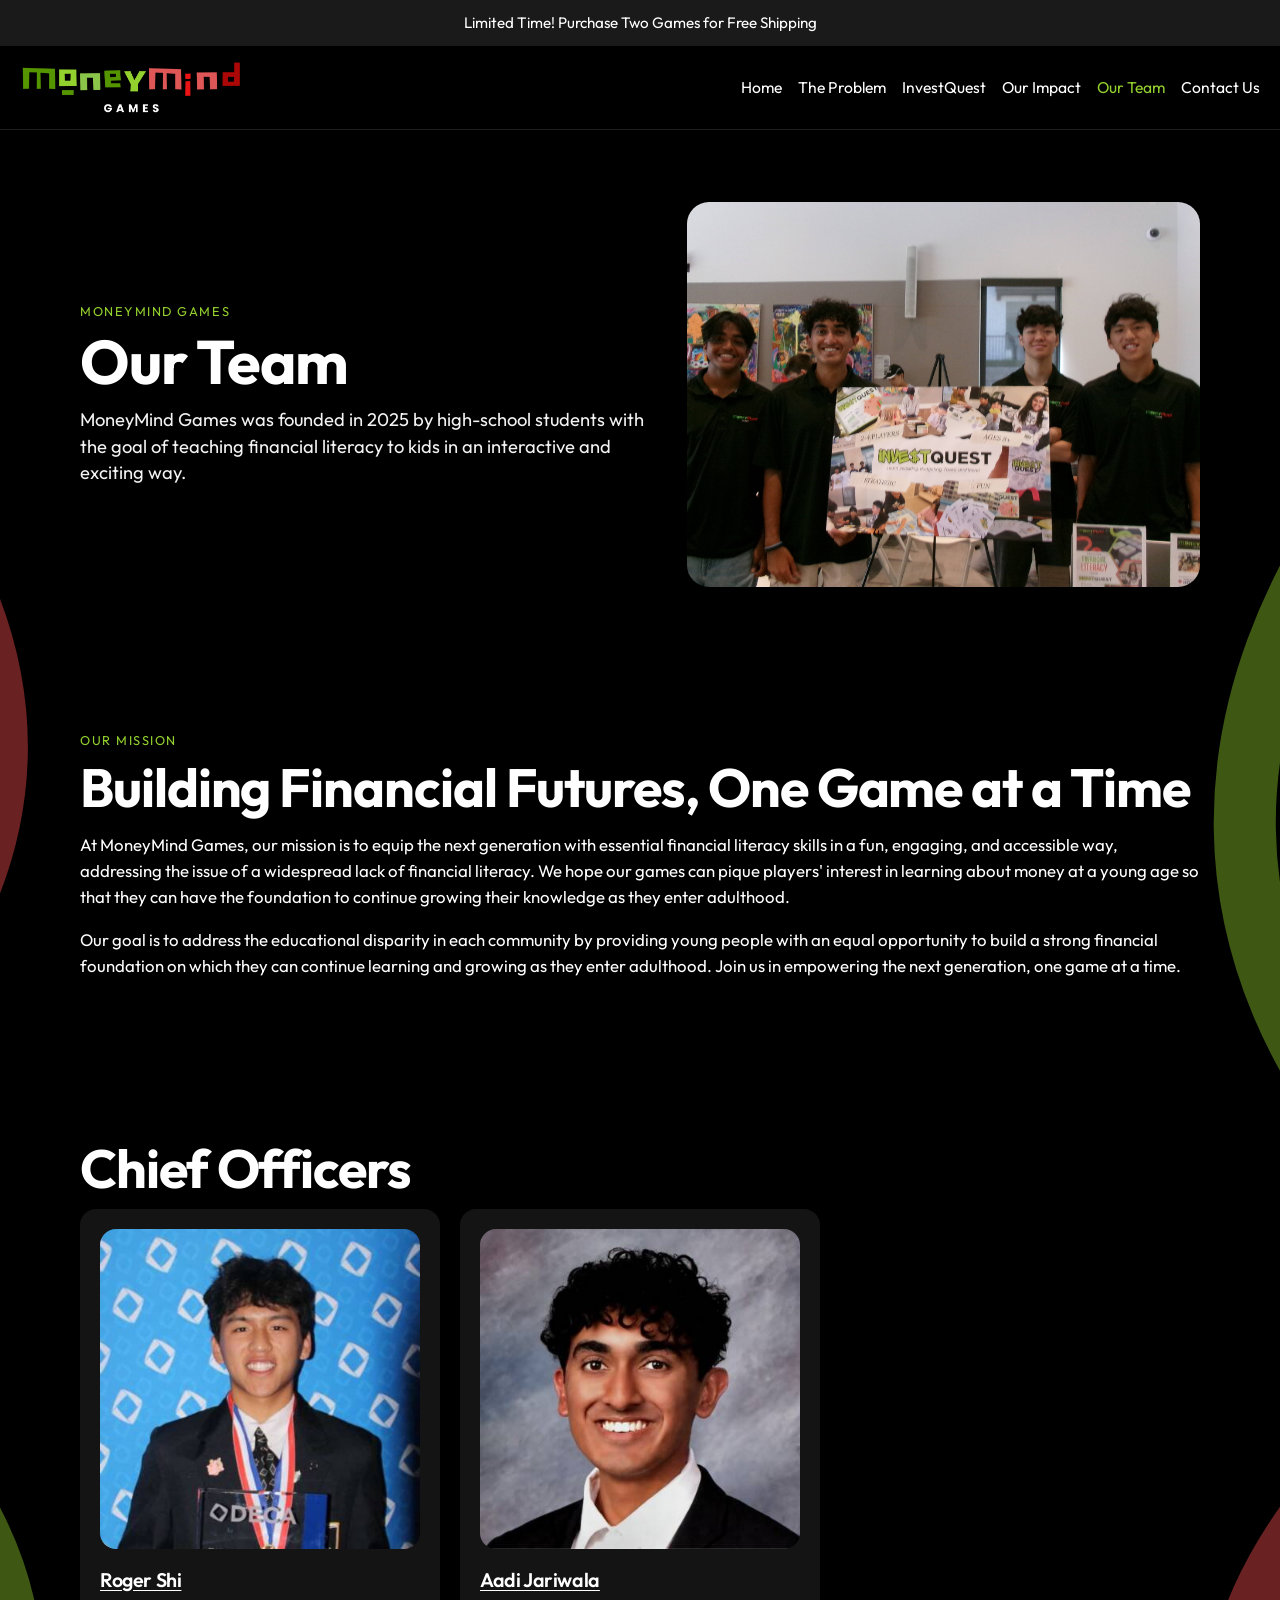
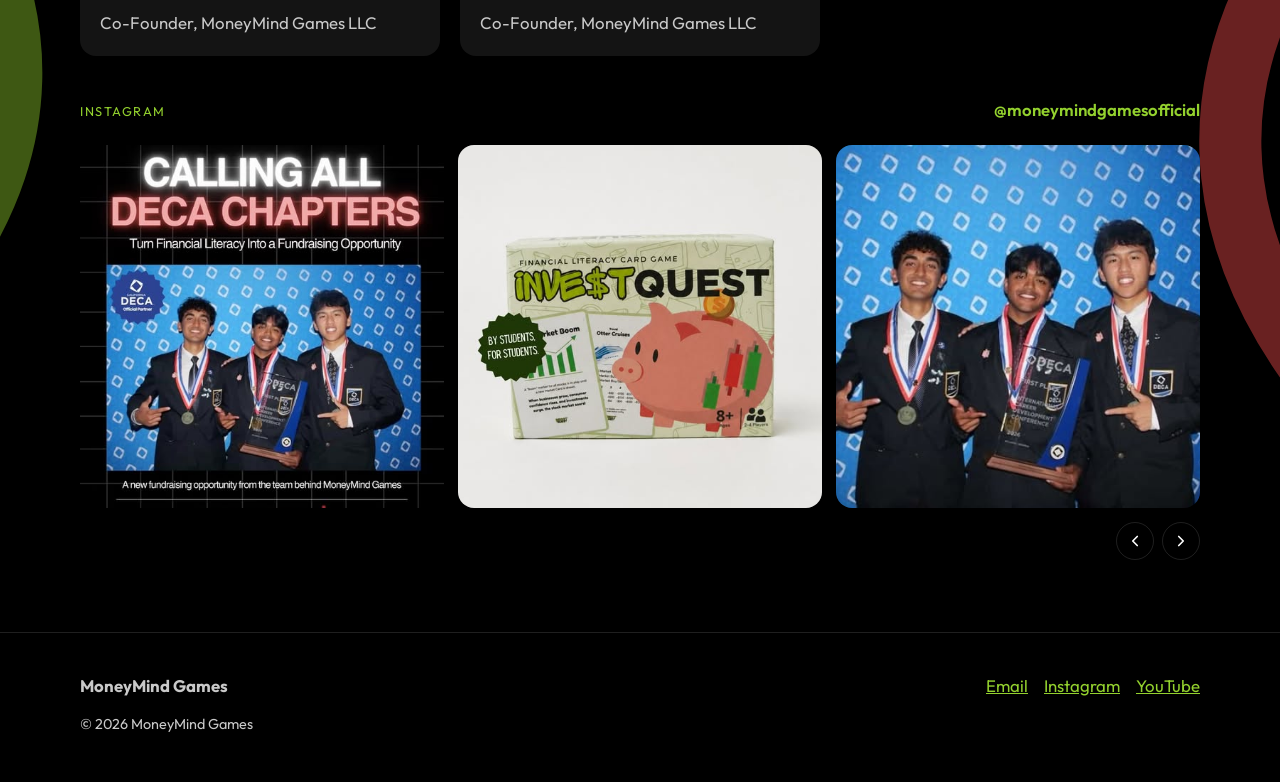
<file: our-team.html>
<!DOCTYPE html>
<html lang="en">
  <head>
    <meta charset="UTF-8" />
    <meta name="viewport" content="width=device-width, initial-scale=1.0" />
    <title>About Us | MoneyMind Games</title>
    <meta name="description" content="Founded by teens in 2025, MoneyMind Games creates fun, educational games to teach kids essential money skills." />
    <link rel="icon" href="assets/favicon.png" />
    <link rel="preconnect" href="https://fonts.googleapis.com" />
    <link rel="preconnect" href="https://fonts.gstatic.com" crossorigin />
    <link href="https://fonts.googleapis.com/css2?family=Outfit:wght@400;600;700&display=swap" rel="stylesheet" />
    <link rel="stylesheet" href="styles.css?v=45" />
  </head>
  <body class="team">
    <div class="promo">Limited Time! Purchase Two Games for Free Shipping</div>
    <header class="site-header">
      <a class="logo" href="index.html"><img src="assets/logo.png" alt="MoneyMind Games" /></a>
      <button class="nav-toggle" type="button" aria-expanded="false" aria-controls="site-nav">Menu</button>
      <nav class="nav" id="site-nav">
        <a href="index.html">Home</a>
        <a href="the-problem.html">The Problem</a>
        <a href="investquest.html">InvestQuest</a>
        <a href="impact.html">Our Impact</a>
        <a href="our-team.html" aria-current="page">Our Team</a>
        <a href="contact.html">Contact Us</a>
      </nav>
    </header>

    <div class="prob-field">
      <svg class="prob-wander" viewBox="0 0 100 100" preserveAspectRatio="none" aria-hidden="true">
        <path class="wander-red" d="M-40 2C14 18 12 42-40 55"/>
        <path class="wander-green" d="M140 0C82 20 84 48 140 62"/>
        <path class="wander-green" d="M-40 48C16 64 13 84-40 98"/>
        <path class="wander-red" d="M140 50C80 66 83 88 140 104"/>
      </svg>

      <section class="section team-hero">
        <div class="wrap team-hero-grid">
          <div>
            <p class="kicker">MoneyMind Games</p>
            <h1>Our Team</h1>
            <p>MoneyMind Games was founded in 2025 by high-school students with the goal of teaching financial literacy to kids in an interactive and exciting way.</p>
          </div>
          <img src="assets/team.jpg" alt="The MoneyMind Games team" />
        </div>
      </section>

      <section class="section team-mission">
        <div class="wrap">
          <p class="kicker">Our Mission</p>
          <h2>Building Financial Futures, One Game at a Time</h2>
          <p>At MoneyMind Games, our mission is to equip the next generation with essential financial literacy skills in a fun, engaging, and accessible way, addressing the issue of a widespread lack of financial literacy. We hope our games can pique players' interest in learning about money at a young age so that they can have the foundation to continue growing their knowledge as they enter adulthood.</p>
          <p>Our goal is to address the educational disparity in each community by providing young people with an equal opportunity to build a strong financial foundation on which they can continue learning and growing as they enter adulthood. Join us in empowering the next generation, one game at a time.</p>
        </div>
      </section>

      <section class="section team-officers">
        <div class="wrap">
          <h2>Chief Officers</h2>
          <div class="people">
            <article class="person portrait">
              <img src="assets/roger.jpg" alt="Roger Shi" />
              <h3><a href="https://www.linkedin.com/in/roger-shi-814849345/">Roger Shi</a></h3>
              <p>Co-Founder, MoneyMind Games LLC</p>
            </article>
            <article class="person portrait">
              <img src="assets/aadi.jpg" alt="Aadi Jariwala" />
              <h3><a href="https://www.linkedin.com/in/aadi-jariwala/">Aadi Jariwala</a></h3>
              <p>Co-Founder, MoneyMind Games LLC</p>
            </article>
          </div>
          <div class="ig-feed" data-ig-feed>
            <div class="ig-feed-head">
              <p class="kicker">Instagram</p>
              <a href="https://www.instagram.com/moneymindgamesofficial/">@moneymindgamesofficial</a>
            </div>
            <div class="ig-viewport">
              <div class="ig-track">
                <a class="ig-card" href="https://www.instagram.com/moneymindgamesofficial/p/Dc-iVCnm1VG/" aria-label="Calling all DECA chapters on Instagram">
                  <img src="assets/ig-1.jpg" alt="" />
                </a>
                <a class="ig-card" href="https://www.instagram.com/moneymindgamesofficial/p/DZBd1X0GdW9/" aria-label="InvestQuest game box on Instagram">
                  <img src="assets/ig-2.jpg" alt="" />
                </a>
                <a class="ig-card" href="https://www.instagram.com/moneymindgamesofficial/p/DYEDQ-cm_zD/" aria-label="DECA first-place photo on Instagram">
                  <img src="assets/ig-3.jpg" alt="" />
                </a>
                <a class="ig-card" href="https://www.instagram.com/moneymindgamesofficial/p/DbfMnYMG1X6/" aria-label="Zubin Children's Growth Center post on Instagram">
                  <img src="assets/ig-4.jpg" alt="" />
                </a>
                <a class="ig-card" href="https://www.instagram.com/moneymindgamesofficial/p/DazVLEpDt0k/" aria-label="Financial literacy lessons in China on Instagram">
                  <img src="assets/ig-5.jpg" alt="" />
                </a>
                <a class="ig-card" href="https://www.instagram.com/moneymindgamesofficial/p/DaMF3qIGYt2/" aria-label="Jump$tart approved resource post on Instagram">
                  <img src="assets/ig-6.jpg" alt="" />
                </a>
              </div>
            </div>
            <div class="ig-controls">
              <button class="ig-prev" type="button" aria-label="Previous Instagram post">
                <svg viewBox="0 0 24 24" aria-hidden="true"><path d="M15 6 9 12l6 6" fill="none" stroke="currentColor" stroke-width="2.2" stroke-linecap="round" stroke-linejoin="round"/></svg>
              </button>
              <button class="ig-next" type="button" aria-label="Next Instagram post">
                <svg viewBox="0 0 24 24" aria-hidden="true"><path d="m9 6 6 6-6 6" fill="none" stroke="currentColor" stroke-width="2.2" stroke-linecap="round" stroke-linejoin="round"/></svg>
              </button>
            </div>
          </div>
        </div>
      </section>
    </div>

    <footer class="site-footer">
      <div class="wrap footer-row">
        <div>
          <strong>MoneyMind Games</strong>
          <p class="fine">© 2026 MoneyMind Games</p>
        </div>
        <div class="socials">
          <a href="mailto:gamesmoneymind@gmail.com">Email</a>
          <a href="https://www.instagram.com/moneymindgamesofficial">Instagram</a>
          <a href="https://www.youtube.com/@moneymindgamesofficial">YouTube</a>
        </div>
      </div>
    </footer>
    <script src="script.js?v=7"></script>
  </body>
</html>
</file>
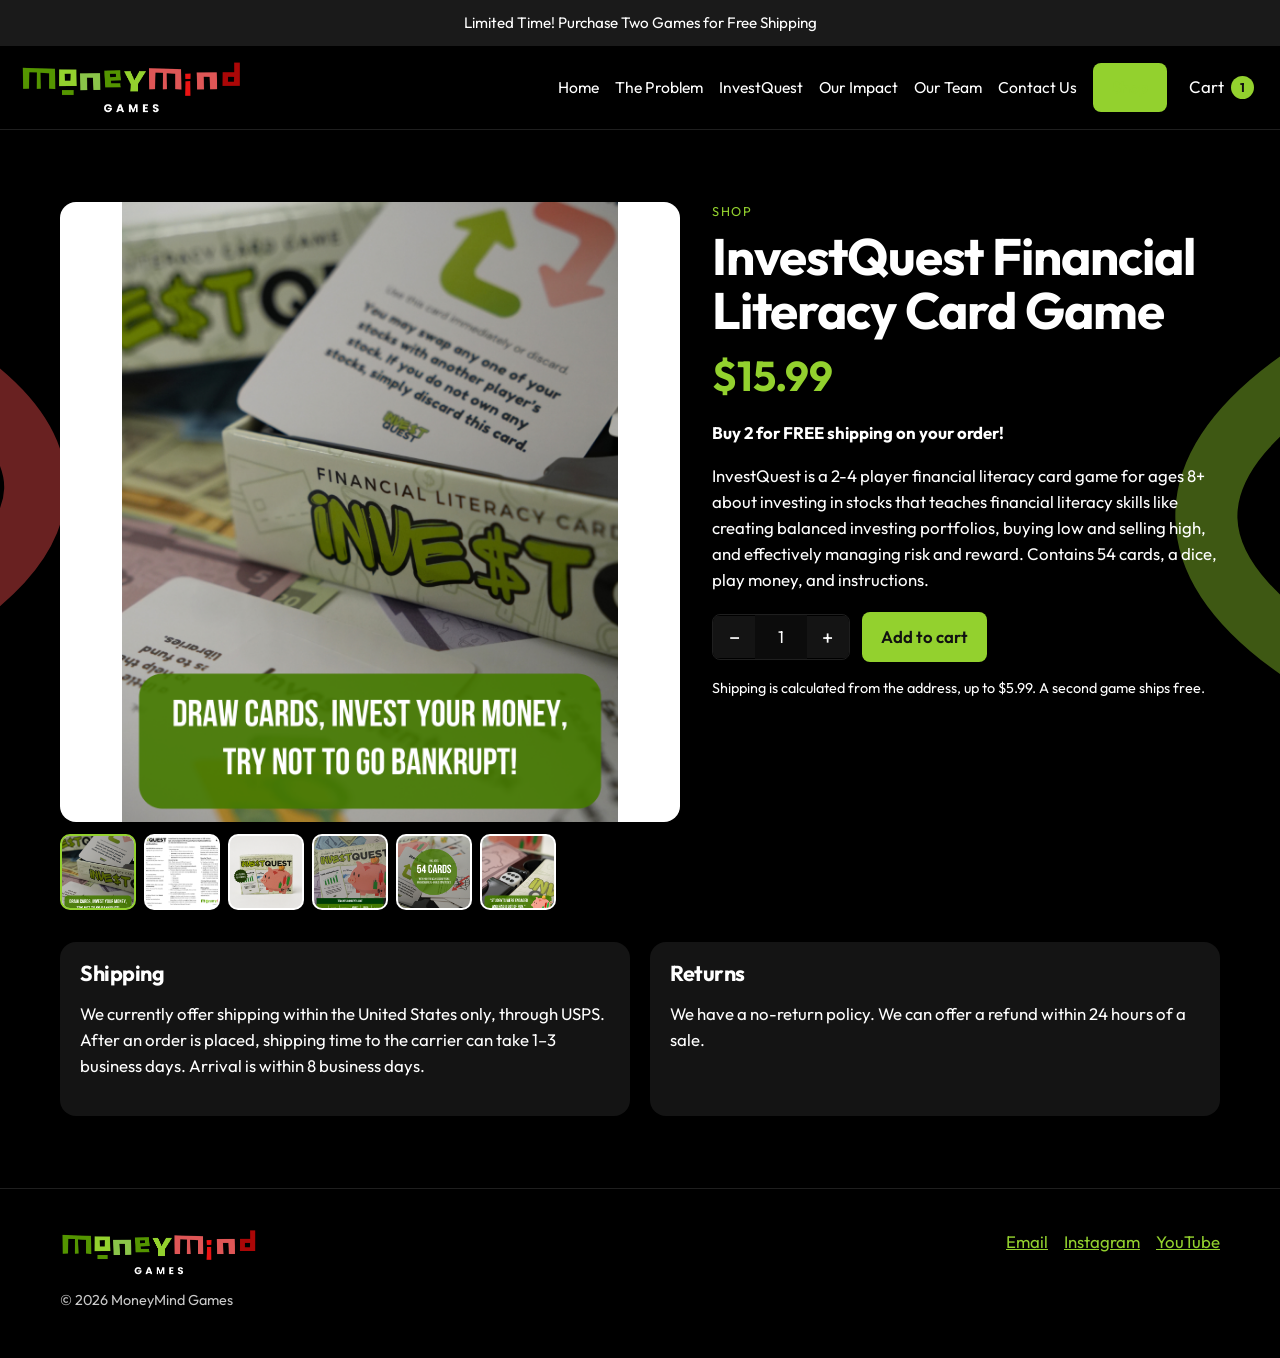
<file: product.html>
<!DOCTYPE html>
<html lang="en">
  <head>
    <meta charset="UTF-8" />
    <meta name="viewport" content="width=device-width, initial-scale=1.0" />
    <title>InvestQuest | Shop | MoneyMind Games</title>
    <meta name="description" content="InvestQuest is a 2–4 player financial literacy card game for ages 8+. $15.99. Buy 2 for free shipping." />
    <link rel="icon" href="assets/favicon.png" />
    <link rel="preconnect" href="https://fonts.googleapis.com" />
    <link rel="preconnect" href="https://fonts.gstatic.com" crossorigin />
    <link href="https://fonts.googleapis.com/css2?family=Outfit:wght@400;600;700&display=swap" rel="stylesheet" />
    <link rel="stylesheet" href="styles.css?v=47" />
  </head>
  <body class="shop">
    <div class="promo">Limited Time! Purchase Two Games for Free Shipping</div>
    <header class="site-header">
      <a class="logo" href="index.html"><img src="assets/logo.png" alt="MoneyMind Games" /></a>
      <button class="nav-toggle" type="button" aria-expanded="false" aria-controls="site-nav">Menu</button>
      <nav class="nav" id="site-nav">
        <a href="index.html">Home</a>
        <a href="the-problem.html">The Problem</a>
        <a href="investquest.html">InvestQuest</a>
        <a href="impact.html">Our Impact</a>
        <a href="our-team.html">Our Team</a>
        <a href="contact.html">Contact Us</a>
        <a class="btn" href="product.html" aria-current="page">Shop</a>
        <button class="nav-cart" type="button" data-cart-open>Cart <span data-cart-count>0</span></button>
      </nav>
    </header>

    <div class="prob-field">
      <svg class="prob-wander" viewBox="0 0 100 100" preserveAspectRatio="none" aria-hidden="true">
        <path class="wander-red" d="M-40 8C18 22 16 46-40 60"/>
        <path class="wander-green" d="M140 6C78 24 80 50 140 66"/>
      </svg>

      <section class="section shop-buy">
        <div class="wrap product">
          <div>
            <img class="product-main" data-product-main src="assets/product-1.png" alt="InvestQuest Financial Literacy Card Game" />
            <div class="thumbs">
              <button type="button" data-thumb="assets/product-1.png" aria-current="true" aria-label="Show photo 1"><img src="assets/product-1.png" alt="" /></button>
              <button type="button" data-thumb="assets/product-2.png" aria-label="Show photo 2"><img src="assets/product-2.png" alt="" /></button>
              <button type="button" data-thumb="assets/product-3.png" aria-label="Show photo 3"><img src="assets/product-3.png" alt="" /></button>
              <button type="button" data-thumb="assets/product-4.png" aria-label="Show photo 4"><img src="assets/product-4.png" alt="" /></button>
              <button type="button" data-thumb="assets/product-5.png" aria-label="Show photo 5"><img src="assets/product-5.png" alt="" /></button>
              <button type="button" data-thumb="assets/product-6.png" aria-label="Show photo 6"><img src="assets/product-6.png" alt="" /></button>
            </div>
          </div>
          <div>
            <p class="kicker">Shop</p>
            <h1>InvestQuest Financial Literacy Card Game</h1>
            <p class="price">$15.99</p>
            <p class="shop-ship"><strong>Buy 2 for FREE shipping on your order!</strong></p>
            <p>InvestQuest is a 2-4 player financial literacy card game for ages 8+ about investing in stocks that teaches financial literacy skills like creating balanced investing portfolios, buying low and selling high, and effectively managing risk and reward. Contains 54 cards, a dice, play money, and instructions.</p>
            <form class="shop-add" data-add-form>
              <div class="qty">
                <button type="button" data-qty-step="-1" aria-label="Decrease quantity">−</button>
                <input name="quantity" type="number" min="1" value="1" inputmode="numeric" aria-label="Quantity" />
                <button type="button" data-qty-step="1" aria-label="Increase quantity">+</button>
              </div>
              <button class="btn" type="submit">Add to cart</button>
            </form>
            <p class="fine" data-ship-note>Add a second game and shipping is free.</p>
          </div>
        </div>
      </section>

      <section class="section shop-policies">
        <div class="wrap grid-2">
          <article class="policy">
            <h2>Shipping</h2>
            <p>We currently offer shipping within the United States only, through USPS. After an order is placed, shipping time to the carrier can take 1–3 business days. Arrival is within 8 business days.</p>
          </article>
          <article class="policy">
            <h2>Returns</h2>
            <p>We have a no-return policy. We can offer a refund within 24 hours of a sale.</p>
          </article>
        </div>
      </section>
    </div>

    <div class="cart-drawer" data-cart-drawer hidden>
      <button class="cart-backdrop" type="button" data-cart-close aria-label="Close cart"></button>
      <aside class="cart-panel" role="dialog" aria-modal="true" aria-labelledby="cart-title" tabindex="-1">
        <div class="cart-panel-head">
          <h2 id="cart-title">Your cart</h2>
          <button type="button" data-cart-close aria-label="Close cart">×</button>
        </div>
        <div data-cart-body></div>
      </aside>
    </div>

    <footer class="site-footer">
      <div class="wrap footer-row">
        <div>
          <a class="logo" href="index.html"><img src="assets/logo.png" alt="MoneyMind Games" /></a>
          <p class="fine">© 2026 MoneyMind Games</p>
        </div>
        <div class="socials">
          <a href="mailto:gamesmoneymind@gmail.com">Email</a>
          <a href="https://www.instagram.com/moneymindgamesofficial">Instagram</a>
          <a href="https://www.youtube.com/@moneymindgamesofficial">YouTube</a>
        </div>
      </div>
    </footer>
    <script>
      window.MM_SQUARE = { applicationId: "", locationId: "LFPCG9BC6WSPQ" };
    </script>
    <script src="script.js?v=18"></script>
  </body>
</html>
</file>
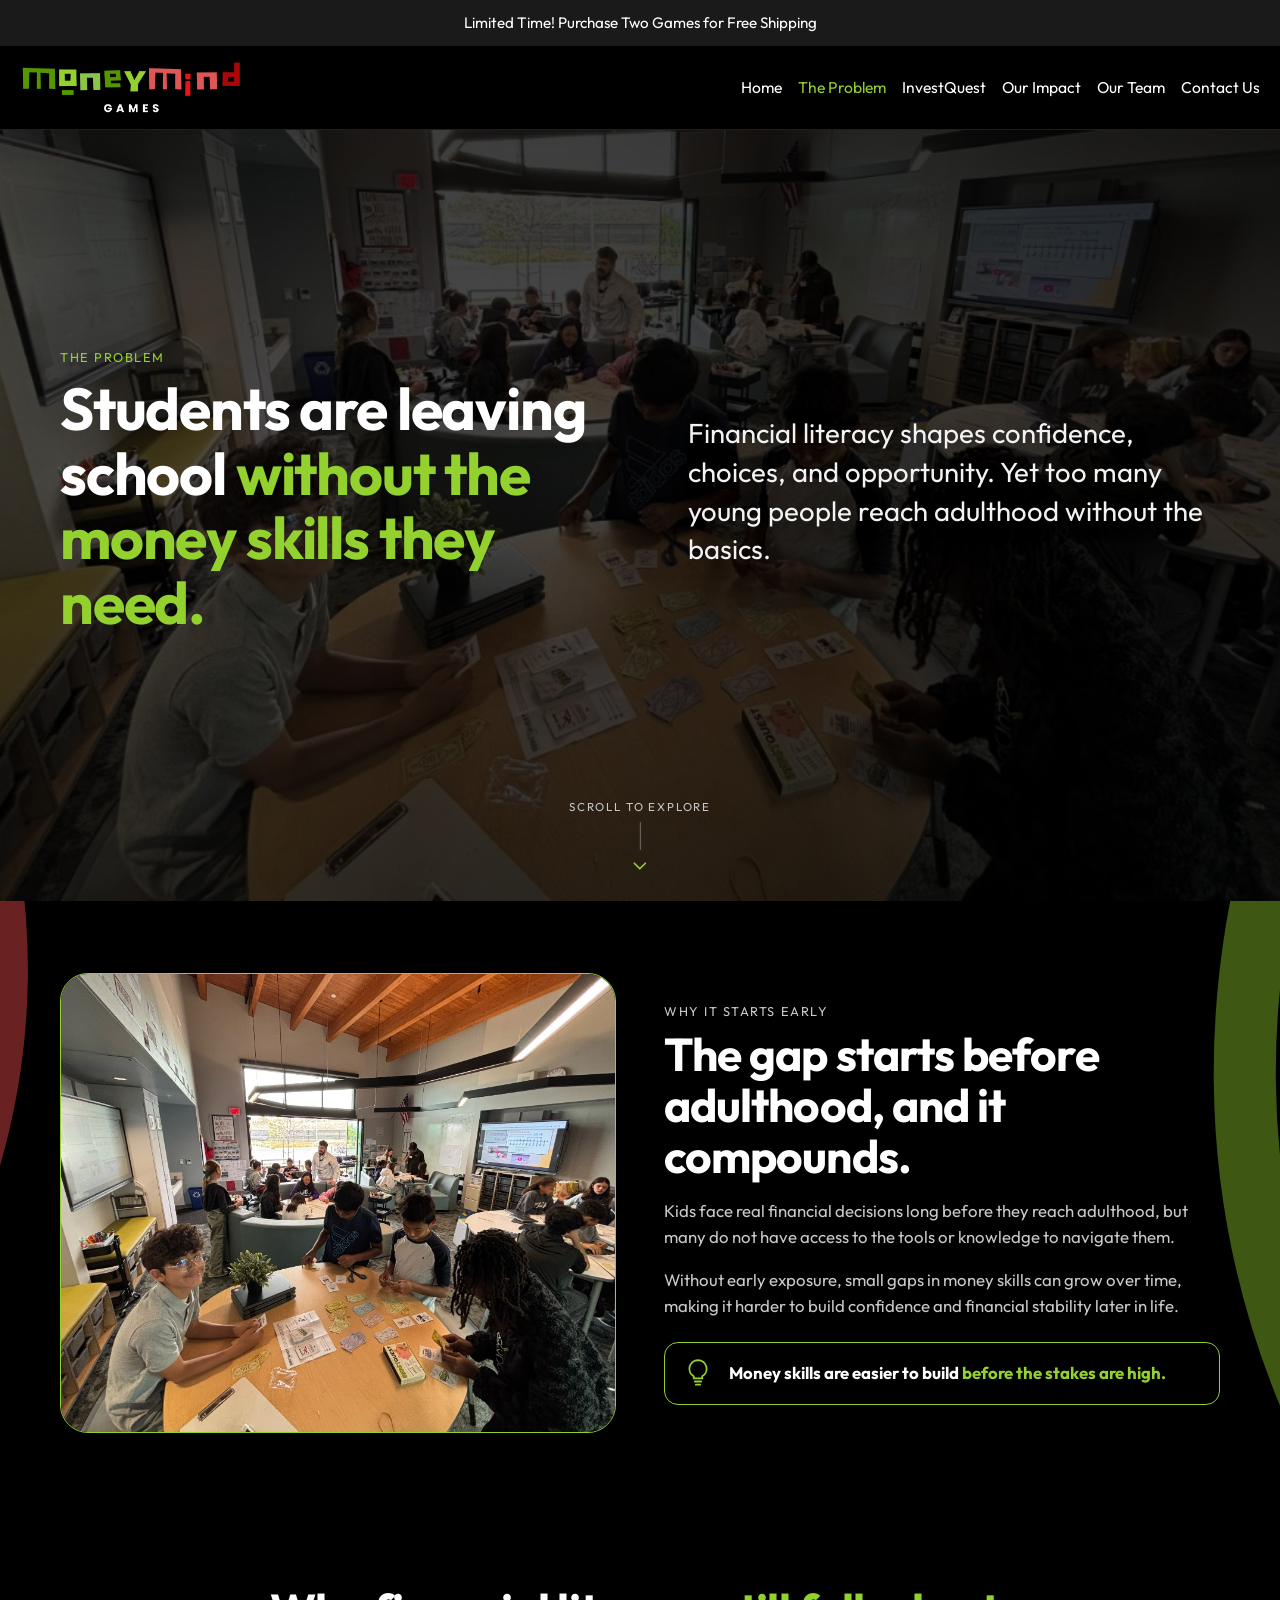
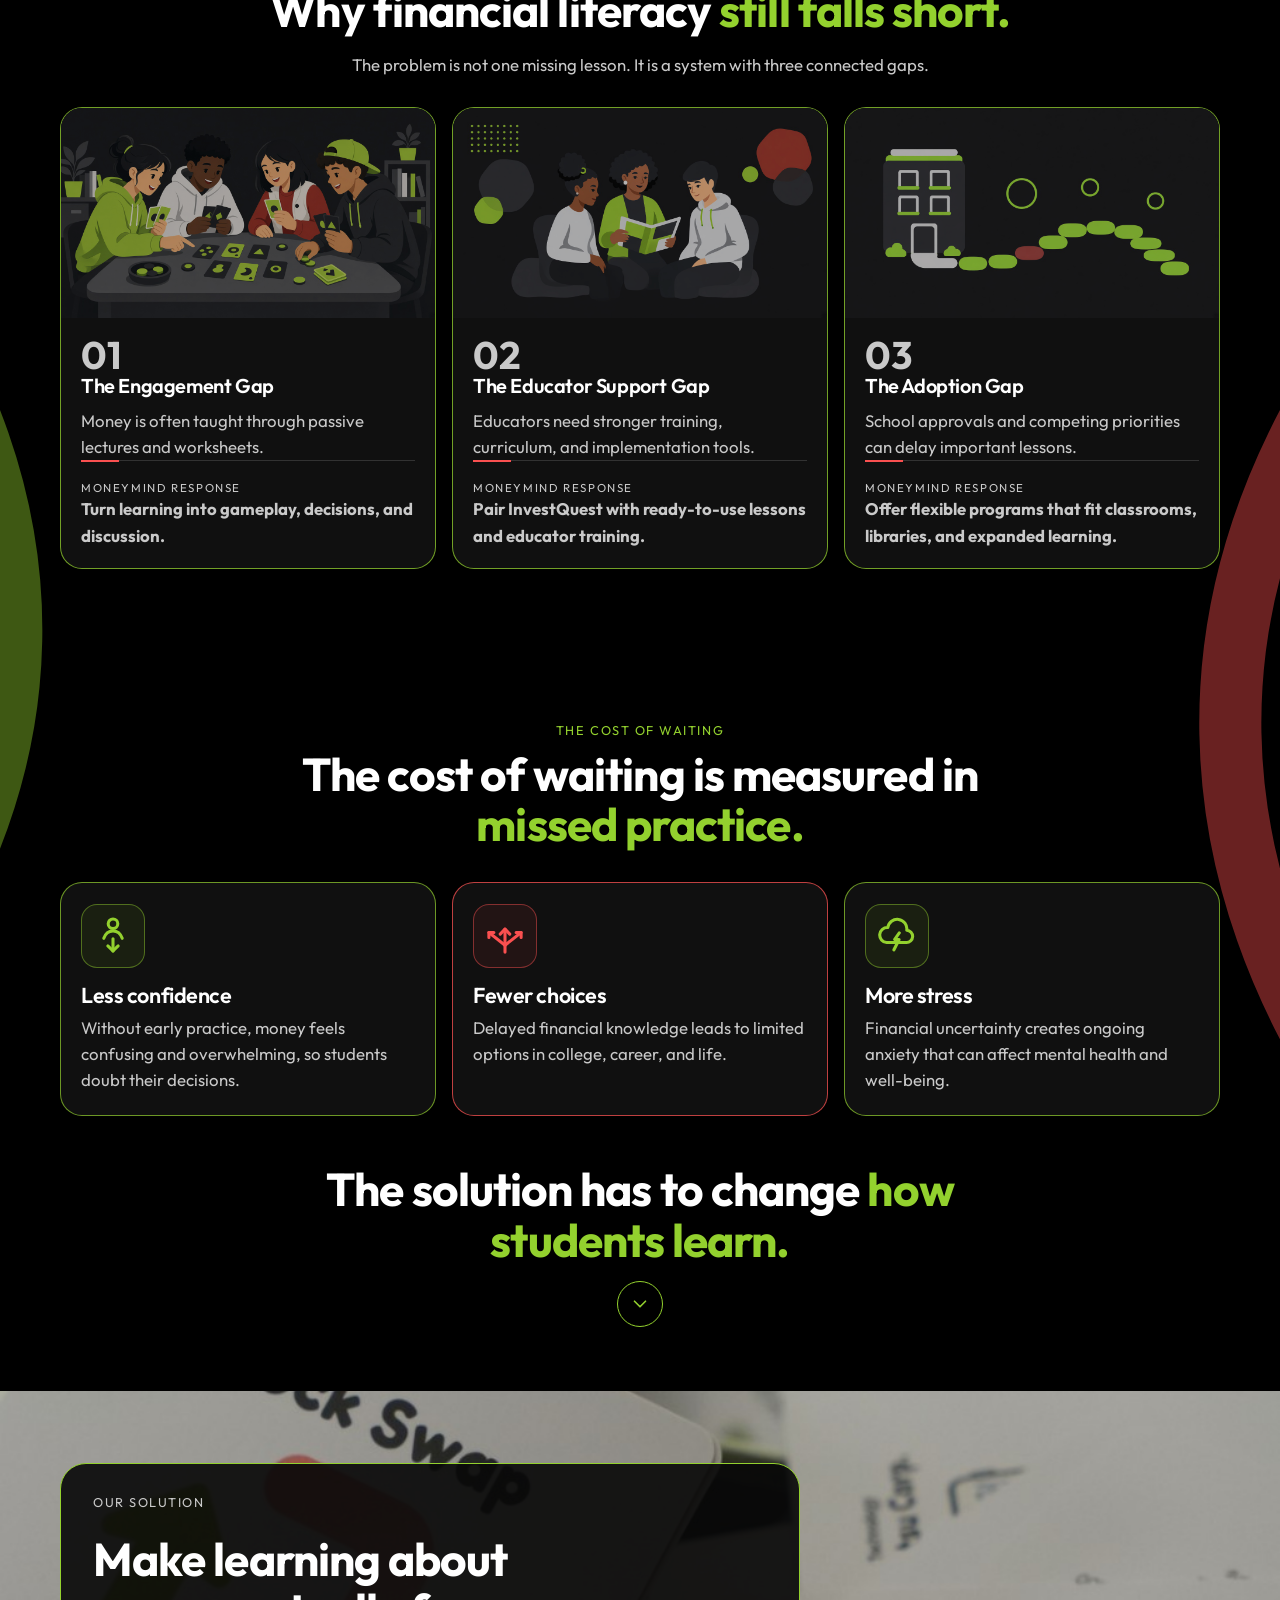
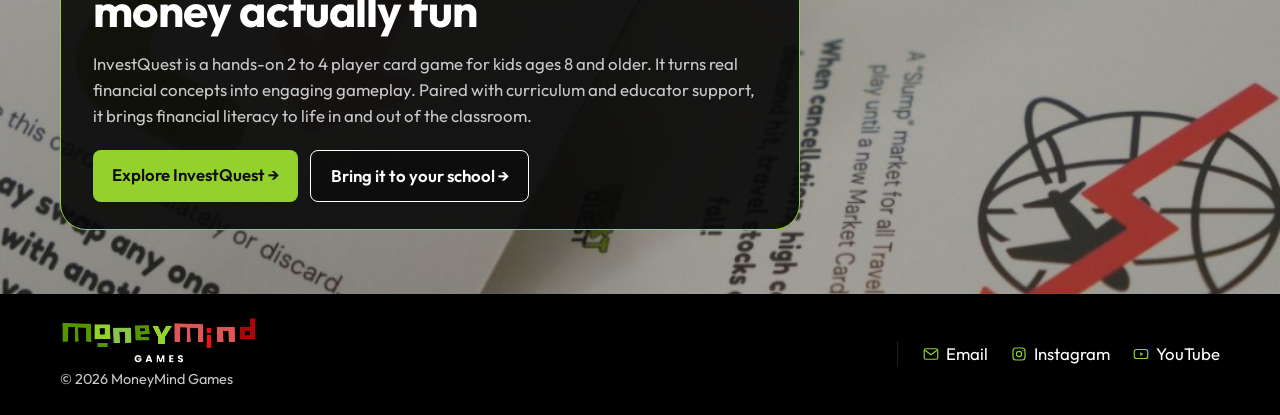
<file: the-problem.html>
<!DOCTYPE html>
<html lang="en">
  <head>
    <meta charset="UTF-8" />
    <meta name="viewport" content="width=device-width, initial-scale=1.0" />
    <title>The Problem | MoneyMind Games</title>
    <meta name="description" content="Students are leaving school without the money skills they need. MoneyMind Games makes financial literacy hands-on." />
    <link rel="icon" href="assets/favicon.png" />
    <link rel="preconnect" href="https://fonts.googleapis.com" />
    <link rel="preconnect" href="https://fonts.gstatic.com" crossorigin />
    <link href="https://fonts.googleapis.com/css2?family=Outfit:wght@400;600;700&display=swap" rel="stylesheet" />
    <link rel="stylesheet" href="styles.css?v=49" />
  </head>
  <body class="problem">
    <div class="promo">Limited Time! Purchase Two Games for Free Shipping</div>
    <header class="site-header">
      <a class="logo" href="index.html"><img src="assets/logo.png" alt="MoneyMind Games" /></a>
      <button class="nav-toggle" type="button" aria-expanded="false" aria-controls="site-nav">Menu</button>
      <nav class="nav" id="site-nav">
        <a href="index.html">Home</a>
        <a href="the-problem.html" aria-current="page">The Problem</a>
        <a href="investquest.html">InvestQuest</a>
        <a href="impact.html">Our Impact</a>
        <a href="our-team.html">Our Team</a>
        <a href="contact.html">Contact Us</a>
      </nav>
    </header>

    <div class="prob-field">
    <svg class="prob-wander" viewBox="0 0 100 100" preserveAspectRatio="none" aria-hidden="true">
      <path class="wander-red" d="M-40 2C14 18 12 42-40 55"/>
      <path class="wander-green" d="M140 0C82 20 84 48 140 62"/>
      <path class="wander-green" d="M-40 48C16 64 13 84-40 98"/>
      <path class="wander-red" d="M140 50C80 66 83 88 140 104"/>
    </svg>
    <section class="prob-hero">
      <div class="wrap prob-hero-grid">
        <div>
          <p class="kicker">The Problem</p>
          <h1>Students are leaving school <span class="green">without the money skills they need.</span></h1>
        </div>
        <p class="prob-hero-aside">Financial literacy shapes confidence, choices, and opportunity. Yet too many young people reach adulthood without the basics.</p>
      </div>
      <a class="prob-scroll" href="#why-early">
        <span>Scroll to explore</span>
        <span class="prob-scroll-line" aria-hidden="true"></span>
        <svg viewBox="0 0 24 24" aria-hidden="true"><path d="m6 9 6 6 6-6" fill="none" stroke="currentColor" stroke-width="1.8" stroke-linecap="round" stroke-linejoin="round"/></svg>
      </a>
    </section>

    <section class="prob-early" id="why-early">
      <div class="wrap prob-early-grid">
        <img class="prob-frame" src="assets/problem-classroom.jpg" alt="Students playing InvestQuest together around classroom tables" />
        <div class="prob-early-copy">
          <p class="kicker">Why it starts early</p>
          <h2>The gap starts before adulthood, and it compounds.</h2>
          <p>Kids face real financial decisions long before they reach adulthood, but many do not have access to the tools or knowledge to navigate them.</p>
          <p>Without early exposure, small gaps in money skills can grow over time, making it harder to build confidence and financial stability later in life.</p>
          <div class="prob-note">
            <svg viewBox="0 0 32 32" aria-hidden="true">
              <path d="M16 4a8 8 0 0 0-4 15v2h8v-2a8 8 0 0 0-4-15Z" fill="none" stroke="currentColor" stroke-width="1.7"/>
              <path d="M13 24h6M14 27h4" fill="none" stroke="currentColor" stroke-width="1.7" stroke-linecap="round"/>
            </svg>
            <p>Money skills are easier to build <span class="green">before the stakes are high.</span></p>
          </div>
        </div>
      </div>
    </section>

    <section class="prob-gaps">
      <div class="wrap">
        <h2>Why financial literacy <span class="green">still falls short.</span></h2>
        <p class="prob-sub">The problem is not one missing lesson. It is a system with three connected gaps.</p>
        <div class="gap-row">
          <article>
            <div class="gap-media">
              <img src="assets/gap-engagement.png" alt="Students gathered around a table playing a financial literacy card game" />
            </div>
            <div class="gap-body">
              <p class="gap-num">01</p>
              <h3>The Engagement Gap</h3>
              <p>Money is often taught through passive lectures and worksheets.</p>
              <p class="gap-label">MoneyMind response</p>
              <p class="gap-response">Turn learning into gameplay, decisions, and discussion.</p>
            </div>
          </article>
          <article>
            <div class="gap-media">
              <img src="assets/gap-educator.png" alt="An educator guiding two students through a lesson booklet" />
            </div>
            <div class="gap-body">
              <p class="gap-num">02</p>
              <h3>The Educator Support Gap</h3>
              <p>Educators need stronger training, curriculum, and implementation tools.</p>
              <p class="gap-label">MoneyMind response</p>
              <p class="gap-response">Pair InvestQuest with ready-to-use lessons and educator training.</p>
            </div>
          </article>
          <article>
            <div class="gap-media">
              <img src="assets/gap-adoption.png" alt="A school building connected to a long path of approval steps" />
            </div>
            <div class="gap-body">
              <p class="gap-num">03</p>
              <h3>The Adoption Gap</h3>
              <p>School approvals and competing priorities can delay important lessons.</p>
              <p class="gap-label">MoneyMind response</p>
              <p class="gap-response">Offer flexible programs that fit classrooms, libraries, and expanded learning.</p>
            </div>
          </article>
        </div>
      </div>
    </section>

    <section class="prob-cost">
      <div class="wrap">
        <p class="kicker">The cost of waiting</p>
        <h2>The cost of waiting is measured in <span class="green">missed practice.</span></h2>
        <div class="cost-row">
          <article class="cost-green">
            <span class="cost-icon" aria-hidden="true">
              <svg viewBox="0 0 24 24" fill="none" stroke="currentColor" stroke-width="1.6" stroke-linecap="round" stroke-linejoin="round">
                <circle cx="12" cy="5.6" r="2.5"/>
                <path d="M7.2 13.2c.9-2.6 2.5-3.8 4.8-3.8s3.9 1.2 4.8 3.8"/>
                <path d="M12 13.4v6.4"/>
                <path d="M9.3 17.2 12 19.8l2.7-2.6"/>
              </svg>
            </span>
            <h3>Less confidence</h3>
            <p>Without early practice, money feels confusing and overwhelming, so students doubt their decisions.</p>
          </article>
          <article class="cost-red">
            <span class="cost-icon" aria-hidden="true">
              <svg viewBox="0 0 24 24" fill="none" stroke="currentColor" stroke-width="1.6" stroke-linecap="round" stroke-linejoin="round">
                <path d="M12 20.4V8.4"/>
                <path d="M9.5 11 12 8.4 14.5 11"/>
                <path d="M12 16.8 3.6 10.2"/>
                <path d="M3.6 10.2h2.6M3.6 10.2v2.6"/>
                <path d="M12 16.8 20.4 10.2"/>
                <path d="M20.4 10.2h-2.6M20.4 10.2v2.6"/>
              </svg>
            </span>
            <h3>Fewer choices</h3>
            <p>Delayed financial knowledge leads to limited options in college, career, and life.</p>
          </article>
          <article class="cost-green">
            <span class="cost-icon" aria-hidden="true">
              <svg viewBox="0 0 24 24" fill="none" stroke="currentColor" stroke-width="1.6" stroke-linecap="round" stroke-linejoin="round">
                <path d="M6.6 15.4h10.2a3.2 3.2 0 0 0 .3-6.4A4.9 4.9 0 0 0 7.2 7.6 3.3 3.3 0 0 0 6.6 15.4Z"/>
                <path d="M13.2 10.4 10.8 13.8h2.3L10.4 19.2"/>
              </svg>
            </span>
            <h3>More stress</h3>
            <p>Financial uncertainty creates ongoing anxiety that can affect mental health and well-being.</p>
          </article>
        </div>
        <h2 class="prob-bridge">The solution has to change <span class="green">how students learn.</span></h2>
        <a class="prob-down" href="#solution" aria-label="Continue to the solution">
          <svg viewBox="0 0 24 24" aria-hidden="true"><path d="m6 9 6 6 6-6" fill="none" stroke="currentColor" stroke-width="1.8" stroke-linecap="round" stroke-linejoin="round"/></svg>
        </a>
      </div>
    </section>
    </div>

    <section class="prob-solution" id="solution">
      <div class="wrap">
        <div class="solution-panel">
          <p class="kicker">Our solution</p>
          <h2>Make learning about money actually fun</h2>
          <p>InvestQuest is a hands-on 2 to 4 player card game for kids ages 8 and older. It turns real financial concepts into engaging gameplay. Paired with curriculum and educator support, it brings financial literacy to life in and out of the classroom.</p>
          <div class="actions">
            <a class="btn" href="investquest.html">Explore InvestQuest <span aria-hidden="true">→</span></a>
            <a class="btn ghost" href="contact.html#educator">Bring it to your school <span aria-hidden="true">→</span></a>
          </div>
        </div>
      </div>
    </section>

    <footer class="site-footer problem-footer">
      <div class="wrap problem-footer-row">
        <div>
          <a class="logo" href="index.html"><img src="assets/logo.png" alt="MoneyMind Games" /></a>
          <p class="fine">© 2026 MoneyMind Games</p>
        </div>
        <div class="problem-socials">
          <a href="mailto:gamesmoneymind@gmail.com">
            <svg viewBox="0 0 24 24" aria-hidden="true"><rect x="3" y="5" width="18" height="14" rx="2" fill="none" stroke="currentColor" stroke-width="1.6"/><path d="m4 7 8 6 8-6" fill="none" stroke="currentColor" stroke-width="1.6" stroke-linejoin="round"/></svg>
            Email
          </a>
          <a href="https://www.instagram.com/moneymindgamesofficial">
            <svg viewBox="0 0 24 24" aria-hidden="true"><rect x="4" y="4" width="16" height="16" rx="4" fill="none" stroke="currentColor" stroke-width="1.6"/><circle cx="12" cy="12" r="3.5" fill="none" stroke="currentColor" stroke-width="1.6"/><circle cx="17" cy="7" r="0.8" fill="currentColor"/></svg>
            Instagram
          </a>
          <a href="https://www.youtube.com/@moneymindgamesofficial">
            <svg viewBox="0 0 24 24" aria-hidden="true"><rect x="3" y="6" width="18" height="12" rx="3" fill="none" stroke="currentColor" stroke-width="1.6"/><path d="m11 9.5 4 2.5-4 2.5v-5Z" fill="currentColor"/></svg>
            YouTube
          </a>
        </div>
      </div>
    </footer>
    <script src="script.js"></script>
  </body>
</html>
</file>
<file: styles.css>
:root {
  --bg: #000000;
  --fg: #ffffff;
  --muted: #c9c9c9;
  --green: #93d12e;
  --red: #fa5050;
  --card: #141414;
  --line: rgba(255, 255, 255, 0.12);
  --radius: 16px;
  --max: 1120px;
  --header: 84px;
}

* { box-sizing: border-box; }

html { scroll-behavior: smooth; }

body {
  margin: 0;
  background: var(--bg);
  color: var(--fg);
  font-family: "Outfit", "Avenir Next", "Segoe UI", sans-serif;
  font-size: 1.05rem;
  line-height: 1.55;
}

img { max-width: 100%; display: block; }

a { color: inherit; }

.promo {
  background: #1a1a1a;
  text-align: center;
  padding: 0.7rem 1rem;
  font-size: 0.95rem;
}

.site-header {
  position: sticky;
  top: 0;
  z-index: 20;
  display: flex;
  align-items: center;
  justify-content: space-between;
  gap: 1rem;
  min-height: var(--header);
  padding: 0.6rem 1.25rem;
  background: rgba(0, 0, 0, 0.92);
  border-bottom: 1px solid var(--line);
  backdrop-filter: blur(10px);
}

.logo img { height: 52px; width: auto; }

.nav-toggle {
  display: none;
  background: transparent;
  color: var(--fg);
  border: 1px solid var(--line);
  border-radius: 8px;
  padding: 0.45rem 0.7rem;
  font: inherit;
}

.nav {
  display: flex;
  flex-wrap: wrap;
  gap: 0.35rem 1rem;
  align-items: center;
}

.nav a {
  text-decoration: none;
  font-size: 0.98rem;
}

.nav a[aria-current="page"] { color: var(--green); }

.wrap {
  width: min(var(--max), calc(100% - 2rem));
  margin: 0 auto;
}

.hero {
  position: relative;
  padding: 3.5rem 0 4rem;
  overflow: hidden;
}

.hero::before,
.hero::after {
  content: "";
  position: absolute;
  width: 160px;
  height: 160px;
  background: var(--green);
  border-radius: 40% 60% 70% 30%;
  z-index: 0;
  pointer-events: none;
}

.hero::before { top: 70px; left: -50px; transform: rotate(18deg); }
.hero::after { right: -40px; bottom: 40px; width: 120px; height: 180px; border-radius: 60% 40% 30% 70%; }

.hero-inner { position: relative; z-index: 1; text-align: center; }

.hero-photo {
  width: min(760px, 100%);
  margin: 0 auto 2rem;
  border-radius: 22px;
  object-fit: cover;
  aspect-ratio: 16 / 10;
}

.eyebrow {
  letter-spacing: 0.14em;
  text-transform: uppercase;
  font-size: 0.85rem;
  margin: 0 0 0.6rem;
}

h1, h2, h3 { line-height: 1.1; font-weight: 600; letter-spacing: -0.02em; }

h1 { font-size: clamp(2.8rem, 7vw, 5.2rem); margin: 0 0 0.8rem; }

h2 { font-size: clamp(1.8rem, 4vw, 2.8rem); margin: 0 0 0.8rem; }

.lede { font-size: 1.2rem; color: var(--muted); margin: 0 auto 1.4rem; max-width: 40rem; }

.actions { display: flex; gap: 0.75rem; justify-content: center; flex-wrap: wrap; }

.btn {
  display: inline-block;
  background: var(--green);
  color: #111;
  text-decoration: none;
  font-weight: 600;
  border-radius: 8px;
  padding: 0.75rem 1.2rem;
  border: 0;
  font: inherit;
  font-weight: 600;
  cursor: pointer;
}

.btn.ghost {
  background: transparent;
  color: var(--fg);
  border: 1px solid var(--fg);
}

.marquee {
  overflow: hidden;
  background: linear-gradient(90deg, var(--green), var(--red));
  color: #111;
  padding: 0.85rem 0;
  font-weight: 600;
}

.marquee-track {
  display: flex;
  gap: 3rem;
  width: max-content;
  animation: scroll 32s linear infinite;
}

@keyframes scroll {
  from { transform: translateX(0); }
  to { transform: translateX(-50%); }
}

.section { padding: 4.5rem 0; }

.section.alt { background: #0c0c0c; }

.split {
  display: grid;
  grid-template-columns: 1.1fr 0.9fr;
  gap: 2.5rem;
  align-items: center;
}

.split img, .card img, .portrait img {
  border-radius: var(--radius);
  width: 100%;
  object-fit: cover;
}

.kicker { color: var(--green); text-transform: uppercase; letter-spacing: 0.12em; font-size: 0.8rem; margin: 0 0 0.5rem; }

.green { color: var(--green); }

.stats {
  display: grid;
  grid-template-columns: repeat(4, 1fr);
  gap: 1rem;
}

.stat, .card, .person, .policy {
  background: var(--card);
  border-radius: var(--radius);
  padding: 1.25rem;
}

.stat strong {
  display: block;
  font-size: clamp(2rem, 4vw, 3rem);
  color: var(--green);
  line-height: 1;
  margin-bottom: 0.6rem;
}

.stat p, .card p, .person p { margin: 0.4rem 0 0; color: var(--muted); }

.source { display: block; margin-top: 0.7rem; font-size: 0.85rem; color: #9a9a9a; }

.grid-2, .grid-3 { display: grid; gap: 1.25rem; }
.grid-2 { grid-template-columns: 1fr 1fr; }
.grid-3 { grid-template-columns: repeat(3, 1fr); }

.banner {
  min-height: 420px;
  display: grid;
  align-items: end;
  background-size: cover;
  background-position: center;
  border-radius: 0;
  position: relative;
}

.banner .shade {
  background: linear-gradient(transparent, rgba(0, 0, 0, 0.72));
  padding: 4rem 0 2.5rem;
}

.product {
  display: grid;
  grid-template-columns: 1.1fr 0.9fr;
  gap: 2rem;
  align-items: start;
}

.product-main {
  width: 100%;
  border-radius: var(--radius);
  background: #fff;
  aspect-ratio: 1;
  object-fit: contain;
}

.thumbs { display: flex; gap: 0.5rem; margin-top: 0.7rem; flex-wrap: wrap; }

.thumbs button {
  padding: 0;
  border: 2px solid transparent;
  border-radius: 10px;
  background: #fff;
  cursor: pointer;
}

.thumbs button[aria-current="true"] { border-color: var(--green); }

.thumbs img { width: 72px; height: 72px; object-fit: cover; border-radius: 8px; }

.price { font-size: 1.8rem; margin: 0.2rem 0 1rem; }

.video {
  aspect-ratio: 16 / 9;
  width: 100%;
  border: 0;
  border-radius: var(--radius);
  background: #111;
}

.people { display: grid; grid-template-columns: repeat(3, 1fr); gap: 1.25rem; }

.portrait img { aspect-ratio: 1; }

form {
  display: grid;
  gap: 0.8rem;
  max-width: 640px;
}

label { display: grid; gap: 0.35rem; font-size: 0.95rem; }

input, textarea, select {
  font: inherit;
  color: var(--fg);
  background: #111;
  border: 1px solid var(--line);
  border-radius: 8px;
  padding: 0.7rem 0.8rem;
}

.site-footer {
  border-top: 1px solid var(--line);
  padding: 2.5rem 0 2rem;
  color: var(--muted);
}

.site-footer .logo img { height: 46px; }

.footer-row {
  display: flex;
  justify-content: space-between;
  gap: 1.5rem;
  flex-wrap: wrap;
  align-items: start;
}

.socials { display: flex; gap: 1rem; }
.socials a { color: var(--green); }

.fine { font-size: 0.9rem; }

@media (max-width: 860px) {
  .nav-toggle { display: block; }
  .nav {
    display: none;
    position: absolute;
    top: var(--header);
    left: 0;
    right: 0;
    flex-direction: column;
    align-items: flex-start;
    padding: 1rem 1.25rem 1.25rem;
    background: #000;
    border-bottom: 1px solid var(--line);
  }
  .nav.open { display: flex; }
  .site-header { position: sticky; }
  .split, .product, .stats, .grid-2, .grid-3, .people { grid-template-columns: 1fr; }
  .hero::before, .hero::after { opacity: 0.85; }
  .home-hero-grid, .path-row, .story-grid, .award-row, .proof-row { grid-template-columns: 1fr; }
  .metric-row { grid-template-columns: 1fr; }
  .fact-row { grid-template-columns: 1fr 1fr; }
  .product-shots { grid-template-columns: 1fr; }
}

.home { --max: 1160px; }

.home .nav .btn {
  padding: 0.45rem 0.9rem;
  font-size: 0.95rem;
}

.home-hero {
  position: relative;
  padding: 3.2rem 0 2.5rem;
  background: #000 url("assets/flow-lines.png") center / cover no-repeat;
}

.home-hero-grid {
  display: grid;
  grid-template-columns: 1fr 1.05fr;
  gap: 2.5rem;
  align-items: center;
}

.home h1 {
  font-size: clamp(2.3rem, 4.4vw, 3.7rem);
  margin: 0 0 1.25rem;
}

.home .lede {
  margin: 0 0 1.3rem;
  text-align: left;
}

.home .actions { justify-content: flex-start; }

.trust-line {
  display: flex;
  align-items: center;
  flex-wrap: wrap;
  gap: 0.45rem 1rem;
  margin: 1.15rem 0 0;
  color: var(--muted);
  font-size: 1.1rem;
}

.trust-line span {
  display: inline-flex;
  align-items: center;
  gap: 0.5rem;
  white-space: nowrap;
}

.trust-line svg { width: 26px; height: 26px; color: var(--fg); }

.trust-rule {
  width: 1px;
  height: 18px;
  background: rgba(255, 255, 255, 0.28);
}

.photo-slot {
  min-height: 380px;
  border-radius: 20px;
  background: var(--card);
  border: 1px dashed rgba(255, 255, 255, 0.28);
}

img.photo-slot {
  width: 100%;
  height: 100%;
  min-height: 380px;
  object-fit: cover;
  object-position: center 40%;
  border-style: solid;
  display: block;
}

img.photo-slot.photo-slot-light {
  min-height: 0;
  height: auto;
  aspect-ratio: 1 / 1;
  object-fit: cover;
  object-position: center;
  background: #f3f3f3;
}

img.photo-slot.photo-slot-short {
  min-height: 0;
  width: 100%;
  height: auto;
  aspect-ratio: 5 / 3;
  object-fit: cover;
  object-position: center;
  background: #0a0a0a;
}

.path-row {
  display: grid;
  grid-template-columns: repeat(3, 1fr);
  gap: 0.85rem;
}

.path-row a {
  display: flex;
  align-items: center;
  gap: 0.7rem;
  min-height: 108px;
  text-decoration: none;
  border-radius: 22px;
  padding: 0.7rem 1rem 0.7rem 0.85rem;
  font-weight: 600;
  font-size: 1.05rem;
}

.path-icon {
  width: 78px;
  height: 64px;
  flex: none;
  display: grid;
  place-items: center;
}

.path-icon svg { width: 76px; height: 56px; }

.path-label { flex: 1; }

.path-arrow {
  width: 34px;
  height: 34px;
  flex: none;
  display: grid;
  place-items: center;
  border-radius: 50%;
  font-size: 1rem;
}

.path-green {
  background: var(--green);
  color: #111;
}

.path-green .path-arrow { background: #111; color: var(--green); }

.path-red {
  background: #141414;
  color: var(--fg);
  border: 1px solid rgba(250, 80, 80, 0.55);
}

.path-red .path-icon { color: var(--red); }
.path-red .path-arrow { background: var(--red); color: #111; }

.path-row a:hover { filter: brightness(1.08); }

.proof-row {
  display: grid;
  grid-template-columns: 1.5fr 0.9fr;
  gap: 0.85rem;
  margin-top: 0.85rem;
  align-items: stretch;
}

.metric-row {
  display: grid;
  grid-template-columns: repeat(3, 1fr);
  gap: 0.75rem;
  margin: 0;
  background: #141414;
  border-radius: 18px;
  padding: 0.9rem 0.7rem;
}

.metric-row article {
  display: flex;
  align-items: center;
  gap: 0.65rem;
  padding: 0.35rem 0.45rem;
}

.metric-badge {
  width: 56px;
  height: 56px;
  flex: none;
  display: grid;
  place-items: center;
  border-radius: 50%;
}

.metric-badge svg { width: 34px; height: 34px; }

.metric-badge.metric-red { background: rgba(250, 80, 80, 0.16); color: var(--red); }
.metric-badge.metric-green { background: rgba(147, 209, 46, 0.16); color: var(--green); }

.metric-row strong {
  display: block;
  font-size: 1.9rem;
  line-height: 1;
  margin-bottom: 0.3rem;
  white-space: nowrap;
}

.metric-row span {
  color: var(--muted);
  font-size: 0.82rem;
}

.featured-quote {
  position: relative;
  margin: 0;
  background: #141414;
  border-radius: 18px;
  padding: 0.9rem 1rem 1.15rem;
}

.quote-slides { overflow: hidden; }

.quote-track {
  display: flex;
  transition: transform 0.55s cubic-bezier(0.22, 0.8, 0.24, 1);
}

.quote-slide {
  flex: 0 0 100%;
  min-width: 100%;
  display: flex;
  align-items: center;
  gap: 0.85rem;
}

.quote-arrow {
  position: absolute;
  z-index: 2;
  width: 32px;
  height: 32px;
  top: auto;
  bottom: 1.15rem;
  display: grid;
  place-items: center;
  border: 0;
  border-radius: 50%;
  background: var(--green);
  color: #111;
  cursor: pointer;
  opacity: 0;
  pointer-events: none;
  transform: translateY(10px);
  transition: opacity 0.2s ease, transform 0.2s ease;
}

.quote-arrow svg { width: 18px; height: 18px; }

.quote-prev { left: auto; right: 2.85rem; }
.quote-next { right: 0.55rem; }

.featured-quote:hover .quote-arrow,
.featured-quote:focus-within .quote-arrow {
  opacity: 1;
  pointer-events: auto;
  transform: translateY(0);
}

.quote-progress {
  position: absolute;
  left: 1rem;
  right: 1rem;
  bottom: 0.5rem;
  height: 3px;
  border-radius: 99px;
  background: rgba(255, 255, 255, 0.14);
  overflow: hidden;
}

.quote-progress span {
  display: block;
  height: 100%;
  width: 100%;
  background: var(--green);
  transform: scaleX(0);
  transform-origin: left center;
}

.featured-quote.is-playing .quote-progress span {
  animation: quote-fill 5s linear forwards;
}

.featured-quote:hover .quote-progress span,
.featured-quote:focus-within .quote-progress span,
.featured-quote.is-paused .quote-progress span {
  animation-play-state: paused;
}

@keyframes quote-fill {
  to { transform: scaleX(1); }
}

@media (prefers-reduced-motion: reduce) {
  .quote-track { transition: none; }
  .quote-arrow { transition: none; }
  .featured-quote.is-playing .quote-progress span { animation: none; }
  .gap-media img { transition: none; }
  .gap-row article:hover .gap-media img,
  .gap-row article:focus-within .gap-media img { transform: none; }
}

.quote-portrait {
  width: 64px;
  height: 64px;
  flex: none;
  border-radius: 50%;
}

.featured-quote p { margin: 0; font-size: 0.95rem; line-height: 1.35; }

.stars {
  margin-top: 0.35rem !important;
  color: var(--green);
  letter-spacing: 0.12em;
  font-size: 0.8rem;
}

.quote-by {
  margin-top: 0.2rem !important;
  color: var(--muted);
  font-size: 0.82rem !important;
}

.home-paths { padding-bottom: 3rem; }

.home-story,
.home-awards,
.home-close {
  position: relative;
  background: #000 url("assets/flow-lines.png") left center / 140% auto no-repeat;
}

.story-grid > div:last-child {
  background: #000;
  border-radius: 16px;
  padding: 1.25rem 1.4rem;
  position: relative;
  z-index: 1;
}

.home-awards h2,
.home-close h2 {
  background: #000;
  display: inline-block;
  padding: 0.15rem 0.7rem;
}

.home-story { padding: 1rem 0 3.5rem; }

.story-grid {
  display: grid;
  grid-template-columns: 1.05fr 0.95fr;
  gap: 2rem;
  align-items: center;
}

.home-story h2,
.home-product h2,
.home-awards h2,
.home-close h2 {
  font-size: clamp(2rem, 4vw, 3rem);
  margin: 0 0 0.8rem;
}

.home-product {
  background: #f7f7f7;
  color: #111;
  padding: 3.5rem 0;
  text-align: center;
}

.home-product h2 { margin-bottom: 1.4rem; }

.fact-row {
  display: grid;
  grid-template-columns: repeat(4, 1fr);
  gap: 0.75rem;
  text-align: left;
}

.fact-row article {
  background: #fff;
  border-radius: 14px;
  padding: 1rem;
  border: 1px solid rgba(0, 0, 0, 0.06);
}

.fact-row span {
  display: block;
  font-size: 1.35rem;
  font-weight: 700;
  line-height: 1.1;
  margin-bottom: 0.2rem;
}

.fact-red { color: var(--red); }
.fact-green { color: #6ea31d; }

.product-shots {
  display: grid;
  grid-template-columns: repeat(3, 1fr);
  gap: 0.75rem;
  margin-top: 1.25rem;
}

.photo-slot-light {
  min-height: 220px;
  background: #ececec;
  border: 1px dashed rgba(0, 0, 0, 0.28);
}

.product-action { margin: 1.4rem 0 0; }

.home-awards { padding: 3.5rem 0; text-align: center; }

.award-row {
  display: grid;
  grid-template-columns: 1fr 1fr;
  gap: 1rem;
  text-align: left;
  margin-top: 1.2rem;
}

.award-row article {
  background: #141414;
  border-radius: 16px;
  padding: 0.8rem;
}

.award-row h3 { margin: 0.15rem 0; }

.award-row p { margin: 0; color: var(--muted); }

.award-row .place {
  color: var(--green);
  font-weight: 700;
  margin-top: 0.8rem;
}

.photo-slot-short { min-height: 180px; }

.home-close {
  padding: 3rem 0 3.5rem;
  text-align: center;
}

.home-close .actions { justify-content: center; }

.home-close .btn.ghost { background: transparent; }

.problem { --max: 1160px; }

.problem h1,
.problem h2 { font-weight: 700; }

.problem h1 {
  font-size: clamp(2.5rem, 4.6vw, 4.35rem);
  margin: 0;
  text-align: left;
}

.problem h2 {
  font-size: clamp(2rem, 3.6vw, 3.15rem);
  margin: 0 0 1rem;
}

.prob-field { position: relative; }

.prob-wander {
  position: absolute;
  inset: 0;
  width: 100%;
  height: 100%;
  z-index: 0;
  pointer-events: none;
}

.prob-wander path {
  fill: none;
  stroke-linecap: round;
  stroke-width: 4.85vw;
  vector-effect: non-scaling-stroke;
  opacity: 0.42;
}

.wander-green { stroke: var(--green); }
.wander-red { stroke: var(--red); }

.prob-hero,
.prob-early,
.prob-gaps,
.prob-cost {
  position: relative;
  z-index: 1;
}

.prob-hero {
  display: flex;
  flex-direction: column;
  justify-content: center;
  min-height: calc(100svh - var(--header) - 2.8rem);
  padding: 2.5rem 0 5.5rem;
  background:
    linear-gradient(90deg, rgba(0, 0, 0, 0.38) 0%, rgba(0, 0, 0, 0.44) 46%, rgba(0, 0, 0, 0.64) 100%),
    linear-gradient(180deg, rgba(0, 0, 0, 0.58), rgba(0, 0, 0, 0.46) 45%, rgba(0, 0, 0, 0.66)),
    url("assets/problem-hero.webp") center 42% / cover no-repeat;
}

.prob-hero-grid {
  display: grid;
  grid-template-columns: 1.05fr 0.95fr;
  gap: 2.5rem;
  align-items: center;
}

.prob-hero-aside {
  margin: 0;
  color: #f2f2f2;
  font-size: clamp(1.45rem, 2.15vw, 1.85rem);
  line-height: 1.4;
  max-width: none;
  text-shadow: 0 2px 18px rgba(0, 0, 0, 0.55);
}

.prob-scroll {
  position: absolute;
  left: 50%;
  bottom: 1.5rem;
  transform: translateX(-50%);
  display: flex;
  flex-direction: column;
  align-items: center;
  gap: 0.35rem;
  color: var(--muted);
  text-decoration: none;
  letter-spacing: 0.16em;
  text-transform: uppercase;
  font-size: 0.72rem;
}

.prob-scroll svg { width: 22px; height: 22px; color: var(--green); }

.prob-scroll-line {
  width: 1px;
  height: 28px;
  background: rgba(255, 255, 255, 0.35);
}

.pixels-mini {
  position: static;
  display: inline-block;
  width: 14px;
  height: 14px;
  margin-right: 0.35rem;
  vertical-align: -1px;
  color: var(--green);
  background:
    linear-gradient(currentColor, currentColor) 0 0 / 6px 6px no-repeat,
    linear-gradient(currentColor, currentColor) 8px 0 / 6px 6px no-repeat,
    linear-gradient(currentColor, currentColor) 8px 8px / 6px 6px no-repeat;
}

.prob-early { padding: 4.5rem 0 5rem; }

.prob-early-grid {
  display: grid;
  grid-template-columns: 1fr 1fr;
  gap: 3rem;
  align-items: center;
}

.prob-frame {
  min-height: 460px;
  border: 1.5px solid var(--green);
  border-radius: 28px;
  display: flex;
  flex-direction: column;
  align-items: center;
  justify-content: center;
  gap: 0.8rem;
  color: rgba(255, 255, 255, 0.45);
  background:
    radial-gradient(circle at 30% 20%, rgba(147, 209, 46, 0.08), transparent 42%),
    #0c0c0c;
}

img.prob-frame {
  width: 100%;
  display: block;
  object-fit: cover;
  object-position: center 42%;
  padding: 0;
}

.prob-frame svg { width: 54px; height: 54px; }

.prob-frame span {
  letter-spacing: 0.18em;
  text-transform: uppercase;
  font-size: 0.78rem;
}

.prob-early-copy { position: relative; }

.prob-early-copy > p { color: var(--muted); }

.prob-note {
  display: flex;
  align-items: center;
  gap: 0.9rem;
  margin-top: 1.4rem;
  padding: 0.85rem 1rem;
  border: 1.5px solid var(--green);
  border-radius: 14px;
}

.prob-note svg {
  width: 34px;
  height: 34px;
  flex: none;
  color: var(--green);
}

.prob-note p {
  margin: 0;
  color: var(--fg);
  font-weight: 700;
  font-size: 1.05rem;
}

.prob-gaps { padding: 4.5rem 0 5rem; text-align: center; }

.prob-sub {
  margin: 0 auto 1.8rem;
  color: var(--muted);
  max-width: 38rem;
}

.gap-row {
  display: grid;
  grid-template-columns: repeat(3, 1fr);
  gap: 1rem;
  text-align: left;
}

.gap-row article {
  background: #101010;
  border: 1.5px solid rgba(147, 209, 46, 0.75);
  border-radius: 22px;
  padding: 0;
  display: flex;
  flex-direction: column;
  overflow: hidden;
}

.gap-media {
  position: relative;
  aspect-ratio: 16 / 9;
  overflow: hidden;
  background: #141414;
}

.gap-media img {
  width: 100%;
  height: 100%;
  object-fit: cover;
  transform: scale(1);
  transition: transform 0.45s ease;
}

.gap-row article:hover .gap-media img,
.gap-row article:focus-within .gap-media img {
  transform: scale(1.06);
}

.gap-media::after {
  content: "";
  position: absolute;
  inset: 0;
  background: rgba(0, 0, 0, 0.28);
  pointer-events: none;
}

.gap-body {
  display: flex;
  flex-direction: column;
  flex: 1;
  padding: 1.15rem 1.25rem 1.2rem;
}

.gap-num {
  margin: 0 0 0.7rem;
  color: var(--green);
  font-size: 2.4rem;
  font-weight: 700;
  line-height: 1;
}

.gap-row h3 {
  margin: 0 0 0.7rem;
  font-size: 1.25rem;
}

.gap-body > p { margin: 0; color: var(--muted); }

.gap-label {
  position: relative;
  margin-top: auto;
  padding-top: 1.1rem;
  border-top: 1px solid rgba(255, 255, 255, 0.14);
  letter-spacing: 0.14em;
  text-transform: uppercase;
  font-size: 0.72rem;
  color: rgba(255, 255, 255, 0.55);
}

.gap-label::before {
  content: "";
  position: absolute;
  left: 0;
  top: -1px;
  width: 2.4rem;
  height: 2px;
  background: var(--red);
}

.gap-response {
  margin-top: 0.7rem;
  color: var(--green);
  font-weight: 700;
}

.prob-cost { padding: 4.5rem 0 4rem; text-align: center; }

.prob-cost .kicker,
.prob-cost h2 { text-align: center; }

.prob-cost h2 { max-width: 16em; margin-left: auto; margin-right: auto; }

.cost-row {
  display: grid;
  grid-template-columns: repeat(3, 1fr);
  gap: 1rem;
  margin: 2rem 0 3rem;
  text-align: left;
}

.cost-row article {
  background: #101010;
  border-radius: 22px;
  padding: 1.3rem 1.25rem 1.4rem;
  border: 1.5px solid rgba(147, 209, 46, 0.7);
}

.cost-row .cost-red { border-color: rgba(250, 80, 80, 0.75); }

.cost-icon {
  width: 64px;
  height: 64px;
  display: grid;
  place-items: center;
  border-radius: 16px;
  margin-bottom: 1rem;
  color: var(--green);
  background: rgba(147, 209, 46, 0.08);
  border: 1.5px solid rgba(147, 209, 46, 0.45);
}

.cost-red .cost-icon {
  color: var(--red);
  background: rgba(250, 80, 80, 0.08);
  border-color: rgba(250, 80, 80, 0.45);
}

.cost-icon svg { width: 46px; height: 46px; }

.cost-row h3 { margin: 0 0 0.45rem; font-size: 1.35rem; }

.cost-row p { margin: 0; color: var(--muted); }

.prob-bridge { margin-top: 0.4rem; }

.prob-down {
  width: 46px;
  height: 46px;
  margin: 0.4rem auto 0;
  display: grid;
  place-items: center;
  border-radius: 50%;
  border: 1.5px solid var(--green);
  color: var(--green);
  text-decoration: none;
}

.prob-down svg { width: 22px; height: 22px; }

.prob-solution {
  padding: 4.5rem 0 4rem;
  background: #111 url("assets/problem-cards.png") center / cover no-repeat;
}

.solution-panel {
  width: min(740px, 100%);
  background: rgba(8, 8, 8, 0.9);
  border: 1.5px solid var(--green);
  border-radius: 26px;
  padding: 1.8rem 2rem 1.7rem;
}

.solution-panel h2 { max-width: 12em; }

.solution-panel p { color: var(--muted); margin: 0 0 1.3rem; }

.problem .solution-panel .actions { justify-content: flex-start; }

.solution-panel .btn.ghost { background: rgba(0, 0, 0, 0.35); }

.problem-footer {
  background: #000;
  border-top: 0;
  padding: 1.4rem 0 1.5rem;
}

.problem-footer-row {
  display: flex;
  justify-content: space-between;
  align-items: center;
  gap: 1.5rem;
}

.problem-footer .logo img { height: 46px; }

.problem-footer .fine { margin: 0.35rem 0 0; }

.problem-socials {
  display: flex;
  align-items: center;
  gap: 1.35rem;
  padding-left: 1.5rem;
  border-left: 1px solid var(--line);
}

.problem-socials a {
  display: inline-flex;
  align-items: center;
  gap: 0.4rem;
  color: var(--fg);
  text-decoration: none;
}

.problem-socials svg { width: 18px; height: 18px; color: var(--green); }

@media (max-width: 860px) {
  .prob-hero { min-height: 0; padding: 2.2rem 0 2.5rem; }
  .prob-scroll {
    position: static;
    transform: none;
    margin: 1.6rem auto 0;
  }
  .prob-hero-grid,
  .prob-early-grid,
  .gap-row,
  .cost-row { grid-template-columns: 1fr; }
  .prob-frame { min-height: 280px; }
  .problem-footer-row { align-items: flex-start; }
  .problem-socials {
    flex-direction: column;
    align-items: flex-start;
    gap: 0.7rem;
    border-left: 0;
    padding-left: 0;
  }
}

.invest h1,
.invest h2 { font-weight: 700; line-height: 1.05; }

.invest h1 {
  font-size: clamp(2.6rem, 4.8vw, 4.4rem);
  margin: 0;
}

.invest h2 { font-size: clamp(2.2rem, 4.2vw, 3.5rem); margin: 0; }

.iq-hero {
  position: relative;
  display: flex;
  flex-direction: column;
  justify-content: center;
  min-height: calc(100svh - var(--header) - 2.8rem);
  padding: 2.5rem 0 5.5rem;
  background:
    linear-gradient(90deg, rgba(0, 0, 0, 0.62) 0%, rgba(0, 0, 0, 0.48) 48%, rgba(0, 0, 0, 0.66) 100%),
    linear-gradient(180deg, rgba(0, 0, 0, 0.55), rgba(0, 0, 0, 0.42) 46%, rgba(0, 0, 0, 0.68)),
    #111 url("assets/investquest-hero.png") center / cover no-repeat;
}

.iq-hero-grid {
  display: grid;
  grid-template-columns: 1.15fr 0.85fr;
  gap: 2.5rem;
  align-items: center;
}

.iq-aside {
  margin: 0;
  color: #f2f2f2;
  font-size: clamp(1.25rem, 1.8vw, 1.55rem);
  line-height: 1.4;
  text-shadow: 0 2px 16px rgba(0, 0, 0, 0.55);
}

.iq-field { position: relative; }

.iq-fit,
.iq-works,
.iq-learn,
.iq-media,
.iq-close {
  position: relative;
  z-index: 1;
}

.iq-fit { padding: 4.8rem 0 2rem; }

.iq-rule { display: flex; align-items: center; gap: 0.7rem; }
.iq-rule::before {
  content: "";
  width: 1.6rem;
  height: 3px;
  border-radius: 99px;
  background: var(--green);
}

.iq-fit-head,
.iq-learn-head {
  display: grid;
  grid-template-columns: 1.3fr 0.7fr;
  gap: 2rem;
  align-items: end;
  margin-bottom: 2rem;
}

.iq-fit-head p,
.iq-sub { margin: 0.8rem 0 0; color: var(--muted); font-size: 1.15rem; }

.iq-fit-row {
  display: grid;
  grid-template-columns: repeat(3, 1fr);
  gap: 1rem;
}

.iq-fit-row article {
  background: #101010;
  border: 1.5px solid rgba(147, 209, 46, 0.75);
  border-radius: 22px;
  padding: 0.7rem 0.7rem 1.1rem;
  display: flex;
  flex-direction: column;
  gap: 0.9rem;
}

.iq-frame {
  aspect-ratio: 16 / 9;
  border-radius: 14px;
  background: #1b1b1b;
  border: 1px solid rgba(255, 255, 255, 0.08);
  display: grid;
  place-items: center;
  color: rgba(255, 255, 255, 0.45);
  letter-spacing: 0.14em;
  text-transform: uppercase;
  font-size: 0.72rem;
}

img.iq-frame {
  width: 100%;
  display: block;
  object-fit: cover;
  object-position: center 40%;
}

.iq-fit-copy { position: relative; padding: 0 0.45rem; min-height: 7.2rem; }
.iq-fit-copy h3 { margin: 0 0 0.35rem; font-size: 1.45rem; }
.iq-fit-copy p { margin: 0; color: var(--muted); max-width: 16rem; }

.iq-mark {
  position: absolute;
  right: 0.2rem;
  bottom: 0;
  width: 52px;
  height: 52px;
  color: var(--green);
}

.iq-mark-red { color: var(--red); }

.iq-fit-row .iq-btn { margin: 0 0.45rem; align-self: flex-start; }

.iq-btn { border-radius: 999px; }
.iq-btn-red { background: var(--red); color: #fff; }

.iq-works { padding: 4.5rem 0 5.5rem; }

.iq-works-grid {
  display: grid;
  grid-template-columns: 0.9fr 1.1fr;
  gap: 2.5rem;
  align-items: center;
}

.iq-steps {
  list-style: none;
  margin: 1.8rem 0 0;
  padding: 0;
  display: grid;
  gap: 1.35rem;
}

.iq-steps li {
  display: grid;
  grid-template-columns: auto 1fr auto;
  gap: 0.9rem;
  align-items: center;
}

.iq-num {
  width: 46px;
  height: 46px;
  border-radius: 50%;
  display: grid;
  place-items: center;
  background: var(--green);
  color: #111;
  font-weight: 700;
  font-size: 1.25rem;
}

.iq-num-red { background: var(--red); color: #fff; }

.iq-steps h3 { margin: 0 0 0.15rem; font-size: 1.2rem; }
.iq-steps p { margin: 0; color: var(--muted); font-size: 0.98rem; }
.iq-steps svg { width: 58px; height: 58px; color: #fff; }

.iq-video-wrap { position: relative; }

.iq-screen {
  border: 2px solid var(--green);
  border-radius: 22px;
  overflow: hidden;
  background: #000;
  aspect-ratio: 16 / 10;
}

.iq-screen iframe { width: 100%; height: 100%; border: 0; display: block; }

.iq-learn { padding: 2rem 0 2.5rem; }

.iq-media { padding: 1.5rem 0 3.5rem; }
.iq-media h2 { margin-bottom: 1.4rem; }

.iq-media-row {
  display: grid;
  grid-template-columns: repeat(3, 1fr);
  gap: 1rem;
}

.iq-media-row h3 { margin: 0.85rem 0 0; font-size: 1.2rem; }

.iq-close-frame {
  align-self: stretch;
  aspect-ratio: auto;
  height: auto;
  min-height: 240px;
}

img.iq-frame.iq-close-frame {
  width: 100%;
  min-height: 320px;
  object-fit: contain;
  object-position: center;
  background: #f4f4f4;
}

.iq-badge {
  justify-self: end;
  margin: 0;
  background: #141414;
  border-radius: 14px;
  padding: 0.85rem 1rem;
  font-weight: 700;
  font-size: 1.15rem;
  line-height: 1.25;
  transform: rotate(3deg);
}

.iq-path {
  position: relative;
  display: grid;
  grid-template-columns: repeat(5, 1fr);
  gap: 0.8rem;
  text-align: center;
  margin-top: 1rem;
}

.iq-path::before {
  content: "";
  position: absolute;
  left: 8%;
  right: 8%;
  top: 106px;
  height: 3px;
  background: var(--green);
  border-radius: 99px;
}

.iq-path article { position: relative; z-index: 1; }
.iq-path h3 { margin: 0.7rem 0 0.25rem; font-size: 1.15rem; }
.iq-path p { margin: 0 auto; color: var(--muted); font-size: 0.92rem; max-width: 12rem; }

.iq-blob {
  width: 92px;
  height: 84px;
  margin: 0 auto 0.7rem;
  display: grid;
  place-items: center;
  background: var(--green);
  color: #111;
  border-radius: 46% 54% 48% 52%;
}

.iq-blob svg { width: 48px; height: 48px; }
.iq-blob-red { background: var(--red); color: #fff; }

.iq-dot {
  width: 28px;
  height: 28px;
  margin: 0 auto;
  display: grid;
  place-items: center;
  border-radius: 50%;
  background: #fff;
  color: #111;
  font-weight: 700;
  font-size: 0.85rem;
}

.iq-close { padding: 1rem 0 4.5rem; }

.iq-close-panel {
  background: #141414;
  border-radius: 28px;
  padding: 2.2rem 2rem;
  display: grid;
  grid-template-columns: 1.05fr 0.95fr;
  gap: 2rem;
  align-items: center;
}

.iq-close-panel p { margin: 0.8rem 0 0; color: var(--muted); font-size: 1.15rem; }

.iq-actions { display: flex; flex-wrap: wrap; gap: 0.7rem; margin-top: 1.3rem; }

.iq-facts {
  list-style: none;
  display: flex;
  flex-wrap: wrap;
  gap: 0.9rem 1.2rem;
  margin: 1.3rem 0 0;
  padding: 0;
  color: var(--fg);
  font-weight: 600;
}

.iq-facts li { display: inline-flex; align-items: center; gap: 0.4rem; }
.iq-facts svg { width: 22px; height: 22px; color: var(--green); }
.iq-facts .iq-class { width: 26px; height: 22px; }

@media (max-width: 860px) {
  .iq-hero { min-height: 0; padding: 2.2rem 0 2.5rem; }
  .iq-hero .prob-scroll { position: static; transform: none; margin: 1.6rem auto 0; }
  .iq-hero-grid,
  .iq-fit-head,
  .iq-learn-head,
  .iq-works-grid,
  .iq-fit-row,
  .iq-close-panel,
  .iq-media-row,
  .iq-path { grid-template-columns: 1fr; }
  .iq-badge { justify-self: start; transform: none; }
  .iq-path::before { display: none; }
  .iq-fit-copy { min-height: 0; }
  .iq-mark { position: static; display: block; margin-top: 0.6rem; }
}

.impact h1,
.impact h2 { font-weight: 700; line-height: 0.98; }

.impact h1 {
  font-size: clamp(2.5rem, 4.6vw, 4.35rem);
  margin: 0;
}

.impact-hero {
  position: relative;
  background:
    linear-gradient(90deg, rgba(0, 0, 0, 0.72) 0%, rgba(0, 0, 0, 0.55) 46%, rgba(0, 0, 0, 0.7) 100%),
    linear-gradient(180deg, rgba(0, 0, 0, 0.62), rgba(0, 0, 0, 0.5) 42%, rgba(0, 0, 0, 0.72)),
    url("assets/impact-banner.jpg") center 42% / cover no-repeat;
}

.impact-stage {
  position: relative;
  z-index: 1;
  overflow-x: clip;
  padding: 4.2rem 0 3.6rem;
}

.impact-panel {
  display: none;
  grid-template-columns: 0.86fr 1.14fr;
  gap: 2.2rem 2.8rem;
  align-items: stretch;
}

.impact-panel:not([hidden]) { display: grid; }

.impact-kicker {
  margin: 0 0 0.85rem;
  color: #ececec;
  letter-spacing: 0.2em;
  text-transform: uppercase;
  font-size: 0.78rem;
  font-weight: 600;
}

.impact-copy { position: relative; display: flex; flex-direction: column; min-width: 0; }

.impact-copy h2 {
  margin: 0;
  max-width: 8.2em;
  font-size: clamp(3.1rem, 5.4vw, 5rem);
  letter-spacing: -0.03em;
}

.impact-copy > p:not(.impact-kicker):not(.impact-index) {
  margin: 1.15rem 0 0;
  max-width: 28rem;
  color: #e7e7e7;
  font-size: 1.12rem;
}

.impact-index {
  position: relative;
  z-index: 1;
  width: fit-content;
  margin: auto 0 0;
  padding-top: 1.4rem;
  color: var(--green);
  font-size: clamp(7.8rem, 14vw, 10.8rem);
  font-weight: 700;
  line-height: 0.78;
  letter-spacing: -0.05em;
}

.impact-photos {
  position: relative;
  display: grid;
  grid-template-columns: 1fr 1fr;
  gap: 0.9rem;
  min-width: 0;
}

.impact-photo {
  position: relative;
  z-index: 1;
  aspect-ratio: 1.12 / 1;
  display: grid;
  place-items: center;
  border-radius: 22px;
  background: #242424;
  color: rgba(255, 255, 255, 0.78);
  text-align: center;
  letter-spacing: 0.16em;
  text-transform: uppercase;
  font-size: 0.78rem;
  font-weight: 600;
  line-height: 1.35;
}

.impact-photo img {
  position: absolute;
  inset: 0;
  width: 100%;
  height: 100%;
  object-fit: cover;
  object-position: center 40%;
  border-radius: inherit;
}

.impact-sticker {
  position: absolute;
  z-index: 2;
  background: var(--green);
  color: #141414;
  font-weight: 700;
  font-size: 1.65rem;
  letter-spacing: 0;
  text-transform: none;
  line-height: 1;
  padding: 0.7rem 1.05rem;
  border-radius: 12px;
}

.impact-sticker.at-a { top: -0.95rem; left: -0.45rem; transform: rotate(-8deg); }
.impact-sticker.at-b { top: -1rem; right: -0.2rem; transform: rotate(7deg); }
.impact-sticker.at-c { bottom: -0.95rem; left: -0.35rem; transform: rotate(-6deg); }

.impact-scribble {
  position: absolute;
  pointer-events: none;
}

.impact-scribble-loop {
  z-index: 2;
  width: 84px;
  right: -28px;
  bottom: -28px;
  color: var(--red);
}

#impact-panel-0 .impact-photo:nth-child(1) { background: #2a5a32; }
#impact-panel-0 .impact-photo:nth-child(2) { background: #3e7a40; }
#impact-panel-0 .impact-photo:nth-child(3) { background: #1e4630; }
#impact-panel-0 .impact-photo:nth-child(4) { background: #4d8f4a; }

#impact-panel-1 .impact-photo:nth-child(1) { background: #1d4e78; }
#impact-panel-1 .impact-photo:nth-child(2) { background: #2f6ea3; }
#impact-panel-1 .impact-photo:nth-child(3) { background: #163a5c; }
#impact-panel-1 .impact-photo:nth-child(4) { background: #4a8ec4; }

#impact-panel-2 .impact-photo:nth-child(1) { background: #7a3040; }
#impact-panel-2 .impact-photo:nth-child(2) { background: #a34548; }
#impact-panel-2 .impact-photo:nth-child(3) { background: #5c2434; }
#impact-panel-2 .impact-photo:nth-child(4) { background: #c46a4a; }

.impact-switch {
  display: flex;
  align-items: center;
  justify-content: center;
  gap: 0.85rem;
  margin-top: 2.6rem;
}

.impact-switch [role="tab"] {
  display: inline-flex;
  align-items: center;
  gap: 0.55rem;
  padding: 0;
  border: 0;
  background: transparent;
  color: #cfcfcf;
  font: inherit;
  font-weight: 600;
  cursor: pointer;
}

.impact-dot {
  width: 34px;
  height: 34px;
  display: grid;
  place-items: center;
  border-radius: 50%;
  background: #d5d5d5;
  color: #3a3a3a;
  font-size: 0.72rem;
  font-weight: 700;
}

.impact-switch [aria-selected="true"] { color: #fff; }

.impact-switch [aria-selected="true"] .impact-dot {
  background: var(--green);
  color: #141414;
}

.impact-label { position: relative; }

.impact-switch [aria-selected="true"] .impact-label {
  text-decoration: underline;
  text-decoration-color: var(--green);
  text-decoration-thickness: 2px;
  text-underline-offset: 5px;
}

.impact-rail {
  position: relative;
  flex: 1 1 4.5rem;
  max-width: 7.5rem;
  height: 28px;
  padding: 0;
  border: 0;
  background: transparent;
  cursor: pointer;
}

.impact-rail::before {
  content: "";
  position: absolute;
  left: 0;
  right: 0;
  top: 50%;
  height: 2px;
  transform: translateY(-50%);
  background: rgba(255, 255, 255, 0.38);
}

.impact-rail span {
  position: absolute;
  left: 0;
  top: 50%;
  height: 2px;
  width: 0;
  transform: translateY(-50%);
  background: var(--green);
}

.impact-rail.is-filled span { width: 100%; }
.impact-rail.is-filling span { animation: impact-fill 7s linear forwards; }

.impact-stage.is-paused .impact-rail.is-filling span { animation-play-state: paused; }

.impact-stage .wrap { position: relative; }

.impact-panel.is-leave {
  position: absolute;
  inset: 0 0 auto;
  z-index: 2;
  display: grid;
  width: 100%;
  pointer-events: none;
}

.impact-panel.is-leave .impact-copy { visibility: hidden; }

.impact-panel.is-leave .impact-photos {
  animation: impact-out 0.34s cubic-bezier(0.4, 0, 1, 1) forwards;
}

.impact-panel.is-enter .impact-photos {
  animation: impact-in 0.34s cubic-bezier(0.16, 0.84, 0.32, 1);
}

@keyframes impact-out {
  from { transform: translateX(0); }
  to { transform: translateX(112%); }
}

@keyframes impact-in {
  from { transform: translateX(-112%); }
  to { transform: translateX(0); }
}

@keyframes impact-fill {
  from { width: 0; }
  to { width: 100%; }
}

@media (prefers-reduced-motion: reduce) {
  .impact-rail.is-filling span,
  .impact-panel.is-leave .impact-photos,
  .impact-panel.is-enter .impact-photos { animation: none; }
}

@media (max-width: 860px) {
  .impact-hero { min-height: 0; padding: 2.2rem 0 2.5rem; }
  .impact-hero .prob-scroll { position: static; transform: none; margin: 1.6rem auto 0; }
  .impact-panel:not([hidden]) { grid-template-columns: 1fr; }
  .impact-copy h2 { max-width: none; }
  .impact-index { font-size: 7.6rem; }
  .impact-switch {
    flex-wrap: nowrap;
    justify-content: flex-start;
    overflow-x: auto;
    gap: 0.65rem;
    padding-bottom: 0.35rem;
  }
  .impact-switch [role="tab"] { flex: none; font-size: 0.95rem; }
  .impact-rail { flex: 1 0 2.4rem; max-width: 3.4rem; }
  .impact-dot { width: 30px; height: 30px; }
}

.team h1,
.team h2 { font-weight: 700; line-height: 1.05; }

.team h1 {
  font-size: clamp(2.6rem, 4.8vw, 4.4rem);
  margin: 0 0 0.8rem;
}

.team h2 { font-size: clamp(2.2rem, 4.2vw, 3.5rem); margin: 0 0 0.8rem; }

.team-hero,
.team-mission,
.team-officers {
  position: relative;
  z-index: 1;
}

.team-hero-grid {
  display: grid;
  grid-template-columns: 1.05fr 0.95fr;
  gap: 2.5rem;
  align-items: center;
}

.team-hero-grid img {
  width: 100%;
  border-radius: 22px;
  object-fit: cover;
}

.team-hero-grid p:last-child {
  margin: 0;
  color: #f2f2f2;
  font-size: 1.15rem;
  line-height: 1.45;
  max-width: 36rem;
}

.team .people { grid-template-columns: repeat(2, minmax(0, 360px)); }

.person h3 a {
  text-decoration: underline;
  text-underline-offset: 0.16em;
}

.person h3 a:hover { color: var(--green); }

@media (max-width: 860px) {
  .team-hero-grid,
  .team .people { grid-template-columns: 1fr; }
}

.ig-feed { margin-top: 2.6rem; }

.ig-feed-head {
  display: flex;
  align-items: baseline;
  justify-content: space-between;
  gap: 1rem;
  margin-bottom: 0.9rem;
}

.ig-feed-head a {
  color: var(--green);
  font-weight: 600;
  text-decoration: none;
}

.ig-viewport { overflow: hidden; }

.ig-track {
  display: flex;
  gap: 0.9rem;
  transition: transform 0.55s ease;
}

.ig-card {
  flex: 0 0 calc((100% - 1.8rem) / 3);
  border-radius: 16px;
  overflow: hidden;
}

.ig-card img {
  width: 100%;
  aspect-ratio: 1;
  object-fit: cover;
}

.ig-controls {
  display: flex;
  justify-content: flex-end;
  gap: 0.5rem;
  margin-top: 0.85rem;
}

.ig-controls button {
  width: 38px;
  height: 38px;
  display: grid;
  place-items: center;
  border-radius: 999px;
  border: 1px solid var(--line);
  background: transparent;
  color: var(--fg);
  cursor: pointer;
}

.ig-controls button:hover { border-color: var(--green); color: var(--green); }

.ig-controls svg { width: 18px; height: 18px; }

@media (max-width: 860px) {
  .ig-card { flex-basis: 100%; }
}

@media (prefers-reduced-motion: reduce) {
  .ig-track { transition: none; }
}

.contact { --max: 1160px; }

.contact h1,
.contact h2 { font-weight: 700; line-height: 1.05; }

.contact h1 {
  font-size: clamp(2.6rem, 4.8vw, 4.4rem);
  margin: 0;
}

.contact h2 { font-size: clamp(2rem, 3.6vw, 3rem); margin: 0 0 0.8rem; }

.contact-hero,
.contact-stage {
  position: relative;
  z-index: 1;
}

.contact-hero { padding-bottom: 1.2rem; }

.contact-hero-grid {
  display: grid;
  grid-template-columns: 1.15fr 0.85fr;
  gap: 2rem;
  align-items: end;
}

.contact-hero-grid > p {
  margin: 0;
  color: #f2f2f2;
  font-size: clamp(1.15rem, 1.7vw, 1.4rem);
  line-height: 1.4;
}

.contact-stage { padding-top: 0.4rem; }

.contact-roles {
  display: grid;
  grid-template-columns: repeat(4, 1fr);
  gap: 0.75rem;
}

.contact-role {
  display: flex;
  flex-direction: column;
  align-items: flex-start;
  gap: 0.35rem;
  min-height: 168px;
  padding: 1rem 1rem 1.1rem;
  text-align: left;
  color: inherit;
  font: inherit;
  background: #101010;
  border: 1.5px solid rgba(255, 255, 255, 0.14);
  border-radius: 18px;
  cursor: pointer;
}

.contact-role-kicker {
  color: var(--green);
  text-transform: uppercase;
  letter-spacing: 0.12em;
  font-size: 0.72rem;
  font-weight: 600;
}

.contact-role-red .contact-role-kicker { color: var(--red); }

.contact-role-title {
  font-size: 1.45rem;
  font-weight: 700;
  letter-spacing: -0.02em;
  line-height: 1.1;
}

.contact-role-line {
  color: var(--muted);
  font-size: 0.95rem;
  line-height: 1.4;
}

.contact-role[aria-selected="true"] {
  border-color: var(--green);
  background: #161616;
}

.contact-role-red[aria-selected="true"] { border-color: var(--red); }

.contact-role:focus-visible {
  outline: 2px solid var(--green);
  outline-offset: 3px;
}

.contact-empty,
.contact-panel {
  margin-top: 1rem;
  background: #101010;
  border: 1.5px solid rgba(147, 209, 46, 0.55);
  border-radius: 22px;
  padding: 1.4rem 1.4rem 1.5rem;
}

.contact-empty { max-width: 40rem; }

.contact-empty p:last-child { margin-bottom: 0; }

.contact-empty a,
.contact-brief a { color: var(--green); }

.contact-panel[hidden] { display: none; }

.contact-panel {
  display: grid;
  grid-template-columns: 0.86fr 1.14fr;
  gap: 2rem 2.4rem;
  align-items: start;
}

.contact-brief p { color: #e7e7e7; }

.contact-brief ul {
  margin: 1.1rem 0 0;
  padding: 0;
  list-style: none;
  display: grid;
  gap: 0.55rem;
}

.contact-brief li {
  position: relative;
  padding-left: 1rem;
  color: var(--muted);
}

.contact-brief li::before {
  content: "";
  position: absolute;
  left: 0;
  top: 0.55em;
  width: 0.4rem;
  height: 0.4rem;
  border-radius: 50%;
  background: var(--green);
}

.contact-panel form {
  display: grid;
  gap: 0.75rem;
  max-width: none;
}

.contact-panel label span { font-size: 0.92rem; }

.contact-panel input,
.contact-panel textarea,
.contact-panel select { width: 100%; }

.contact-panel select {
  appearance: none;
  background-image: linear-gradient(45deg, transparent 50%, var(--green) 50%), linear-gradient(135deg, var(--green) 50%, transparent 50%);
  background-position: calc(100% - 18px) 1.05em, calc(100% - 12px) 1.05em;
  background-size: 6px 6px, 6px 6px;
  background-repeat: no-repeat;
}

.contact-actions {
  display: flex;
  flex-wrap: wrap;
  gap: 0.7rem;
}

.contact-panel .fine { margin: 0; }

.contact-panel .btn { text-align: center; }

@media (max-width: 860px) {
  .contact-hero-grid,
  .contact-roles,
  .contact-panel { grid-template-columns: 1fr; }
  .contact-role { min-height: 0; }
}

.shop { --max: 1160px; }

.shop h1,
.shop h2 { font-weight: 700; line-height: 1.05; }

.shop h1 {
  font-size: clamp(2.1rem, 4vw, 3.2rem);
  margin: 0 0 0.45rem;
}

.shop-buy,
.shop-policies,
.shop-checkout {
  position: relative;
  z-index: 1;
}

.shop-buy { padding-bottom: 1.5rem; }

.shop .price {
  color: var(--green);
  font-size: clamp(2rem, 4vw, 2.6rem);
  font-weight: 700;
  margin: 0.2rem 0 0.7rem;
}

.shop-ship { margin: 0 0 0.8rem; }

.shop-add {
  display: flex;
  flex-wrap: wrap;
  gap: 0.75rem;
  align-items: center;
  margin: 1.2rem 0 0.45rem;
}

.qty {
  display: inline-flex;
  align-items: center;
  border: 1px solid var(--line);
  border-radius: 8px;
  overflow: hidden;
}

.qty button {
  width: 42px;
  height: 42px;
  border: 0;
  background: #141414;
  color: var(--fg);
  font: inherit;
  font-size: 1.3rem;
  cursor: pointer;
}

.qty input {
  width: 3.2rem;
  border: 0;
  border-radius: 0;
  text-align: center;
  background: #0c0c0c;
  padding: 0.55rem 0.2rem;
}

.qty input::-webkit-outer-spin-button,
.qty input::-webkit-inner-spin-button { appearance: none; margin: 0; }

.shop-policies { padding-top: 0.5rem; }

.shop-policies h2 { font-size: 1.35rem; margin: 0 0 0.45rem; }

.nav-cart {
  display: inline-flex;
  align-items: center;
  gap: 0.4rem;
  border: 0;
  background: transparent;
  color: inherit;
  font: inherit;
  text-decoration: none;
  cursor: pointer;
}

.nav-cart span,
.cart-count {
  display: inline-grid;
  place-items: center;
  min-width: 1.45rem;
  height: 1.45rem;
  padding: 0 0.3rem;
  border-radius: 99px;
  background: var(--green);
  color: #111;
  font-size: 0.78rem;
  font-weight: 700;
}

.cart-drawer[hidden] { display: none; }

.cart-drawer {
  position: fixed;
  inset: 0;
  z-index: 40;
}

.cart-backdrop {
  position: absolute;
  inset: 0;
  border: 0;
  background: rgba(0, 0, 0, 0.55);
  cursor: pointer;
}

.cart-panel {
  position: absolute;
  top: 0;
  right: 0;
  width: min(420px, 100%);
  height: 100%;
  overflow: auto;
  background: #101010;
  border-left: 1px solid var(--line);
  padding: 1.2rem 1.2rem 2rem;
}

.cart-panel-head {
  display: flex;
  justify-content: space-between;
  align-items: center;
  gap: 1rem;
}

.cart-panel-head h2 { margin: 0; font-size: 1.6rem; }

.cart-panel-head button {
  width: 36px;
  height: 36px;
  border: 0;
  border-radius: 8px;
  background: transparent;
  color: var(--fg);
  font-size: 1.6rem;
  cursor: pointer;
}

.cart-line {
  display: grid;
  grid-template-columns: 84px 1fr;
  gap: 0.8rem;
  margin: 1.2rem 0;
}

.cart-line img {
  width: 84px;
  height: 84px;
  object-fit: cover;
  border-radius: 10px;
  background: #fff;
}

.cart-line p { margin: 0.2rem 0 0.55rem; color: var(--muted); }

.cart-totals {
  display: grid;
  gap: 0.4rem;
  margin: 0.4rem 0 1rem;
}

.cart-totals div {
  display: flex;
  justify-content: space-between;
  gap: 1rem;
}

.cart-empty { color: var(--muted); }

.checkout-grid {
  display: grid;
  grid-template-columns: 1.1fr 0.9fr;
  gap: 1.2rem;
  align-items: start;
  margin-top: 1.2rem;
}

.checkout-form,
.checkout-summary {
  background: #101010;
  border: 1.5px solid rgba(147, 209, 46, 0.55);
  border-radius: 22px;
  padding: 1.3rem 1.3rem 1.4rem;
}

.checkout-form { display: grid; gap: 0.75rem; }

.checkout-form h2,
.checkout-summary h2 { font-size: 1.45rem; margin: 0.2rem 0; }

.checkout-form label span { font-size: 0.92rem; }

.checkout-form input,
.checkout-form select { width: 100%; }

.checkout-row {
  display: grid;
  grid-template-columns: 1.3fr 0.5fr 0.7fr;
  gap: 0.7rem;
}

.card-container {
  min-height: 96px;
  border: 1px solid var(--line);
  border-radius: 8px;
  padding: 0.7rem;
  background: #141414;
}

.checkout-status { min-height: 1.2rem; margin: 0; color: var(--muted); }

.checkout-summary .cart-line { margin-top: 0.4rem; }

@media (max-width: 860px) {
  .checkout-grid,
  .checkout-row { grid-template-columns: 1fr; }
}
</file>
